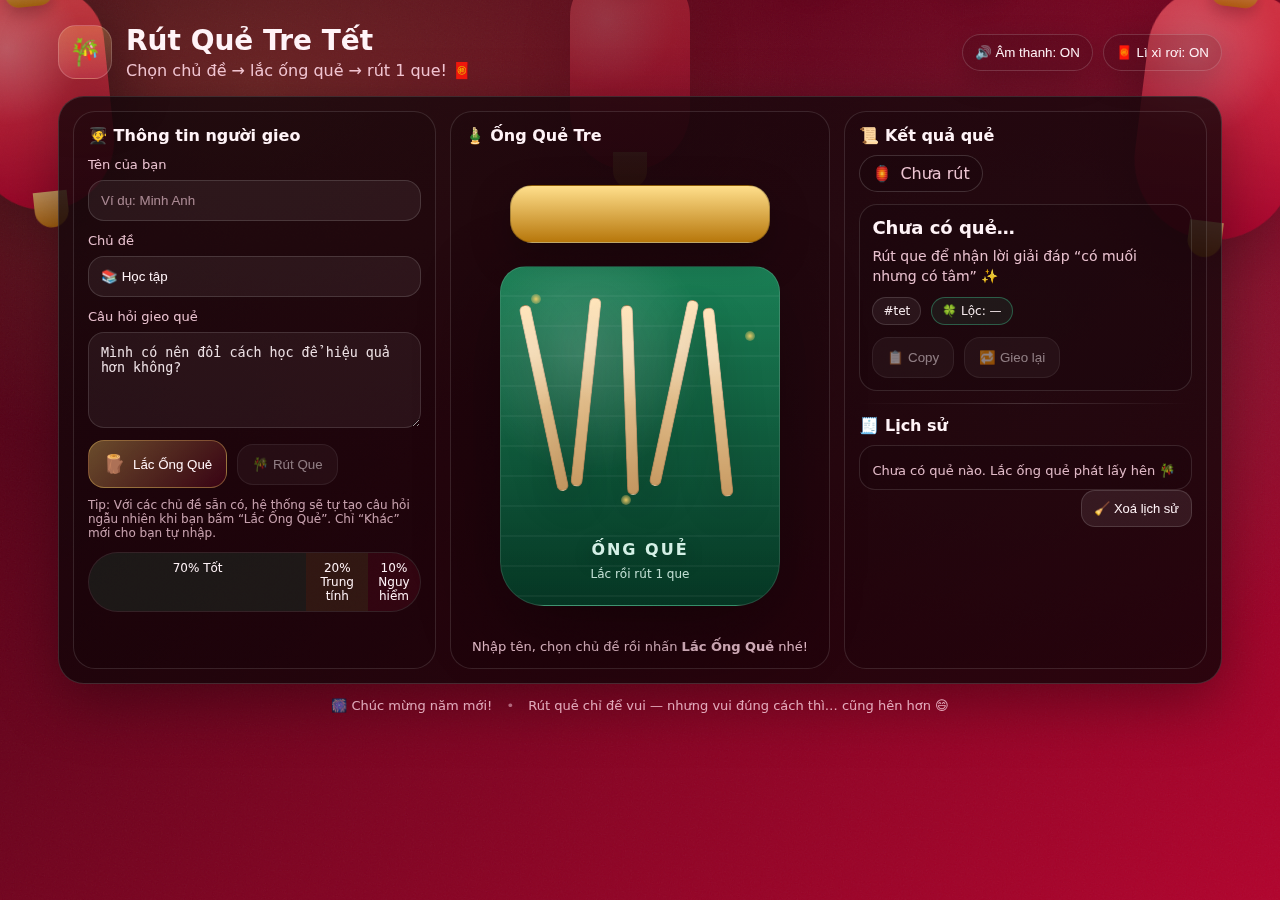
<file: WEB TIN/Gieo quẻ/index.html>
<!doctype html>
<html lang="vi">
<head>
  <meta charset="utf-8" />
  <meta name="viewport" content="width=device-width,initial-scale=1" />
  <title>Rút Quẻ Tre Tết — Gieo Quẻ Vui Nhộn</title>
  <link rel="stylesheet" href="style.css" />
</head>
<body>
  <div class="bg">
    <div class="grain"></div>
    <div class="lanterns">
      <div class="lantern l1"></div>
      <div class="lantern l2"></div>
      <div class="lantern l3"></div>
    </div>
    <canvas id="fx"></canvas>
  </div>

  <main class="wrap">
    <header class="top">
      <div class="brand">
        <div class="logo">🎋</div>
        <div>
          <h1>Rút Quẻ Tre Tết</h1>
          <p class="sub">Chọn chủ đề → lắc ống quẻ → rút 1 que! 🧧</p>
        </div>
      </div>

      <div class="toggles">
        <button id="toggleSound" class="chip" aria-pressed="true">🔊 Âm thanh: ON</button>
        <button id="toggleRain" class="chip" aria-pressed="true">🧧 Lì xì rơi: ON</button>
      </div>
    </header>

    <section class="card">
      <div class="layout">
        <!-- LEFT -->
        <div class="panel inputs">
          <h3>🧑‍🎓 Thông tin người gieo</h3>

          <label class="field">
            <span>Tên của bạn</span>
            <input id="nameInput" type="text" placeholder="Ví dụ: Minh Anh" maxlength="24" />
          </label>

          <label class="field">
            <span>Chủ đề</span>
            <select id="topicSelect">
              <option value="family">👨‍👩‍👧‍👦 Gia đình</option>
              <option value="friends">🧑‍🤝‍🧑 Bạn bè</option>
              <option value="study" selected>📚 Học tập</option>
              <option value="career">💼 Sự nghiệp</option>
              <option value="love">💘 Tình duyên</option>
              <option value="money">💰 Tài lộc</option>
              <option value="health">🧘 Sức khỏe</option>
              <option value="luck">🍀 Vận may</option>
              <option value="other">✍️ Khác (tự nhập câu hỏi)</option>
            </select>
          </label>

          <label class="field">
            <span>Câu hỏi gieo quẻ</span>
            <textarea id="qInput" rows="4"
              placeholder="Chỉ mục 'Khác' mới tự nhập câu hỏi…"></textarea>
          </label>

          <div class="row">
            <button id="btnShake" class="btn primary">
              <span class="btnIcon">🪵</span>
              <span>Lắc Ống Quẻ</span>
            </button>
            <button id="btnDraw" class="btn" disabled>🎋 Rút Que</button>
          </div>

          <div class="hint">
            Tip: Với các chủ đề sẵn có, hệ thống sẽ tự tạo câu hỏi ngẫu nhiên khi bạn bấm “Lắc Ống Quẻ”.
            Chỉ “Khác” mới cho bạn tự nhập.
          </div>

          <div class="ratio">
            <div class="bar">
              <div class="good">70% Tốt</div>
              <div class="neutral">20% Trung tính</div>
              <div class="danger">10% Nguy hiểm</div>
            </div>
          </div>
        </div>

        <!-- CENTER -->
        <div class="panel stage">
          <h3>🎍 Ống Quẻ Tre</h3>

          <div class="bambooWrap">
            <div id="bamboo" class="bamboo" aria-label="Ống quẻ">
              <div class="bambooTop"></div>

              <div class="bambooBody" id="bambooBody">
                <div class="bambooRings"></div>

                <div class="sticks">
                  <div class="stick s1"></div>
                  <div class="stick s2"></div>
                  <div class="stick s3"></div>
                  <div class="stick s4"></div>
                  <div class="stick s5"></div>
                </div>

                <div id="pickedStick" class="pickedStick" aria-hidden="true">
                  <div class="stickMark" id="stickMark">Q-00</div>
                </div>

                <div class="bambooLabel">ỐNG QUẺ</div>
                <div class="bambooSub">Lắc rồi rút 1 que</div>
              </div>

              <div class="spark sp1"></div>
              <div class="spark sp2"></div>
              <div class="spark sp3"></div>
            </div>
          </div>

          <div class="stageNote" id="stageNote">Nhập tên, chọn chủ đề rồi nhấn <b>Lắc Ống Quẻ</b> nhé!</div>
        </div>

        <!-- RIGHT -->
        <div class="panel result">
          <h3>📜 Kết quả quẻ</h3>

          <div class="seal">
            <span class="sealIcon">🏮</span>
            <span class="sealText" id="sealText">Chưa rút</span>
          </div>

          <div class="fortuneBox">
            <div class="title" id="fTitle">Chưa có quẻ…</div>
            <div class="desc" id="fDesc">Rút que để nhận lời giải đáp “có muối nhưng có tâm” ✨</div>

            <div class="meta">
              <span class="badge" id="fType">#tet</span>
              <span class="badge luck" id="fLuck">🍀 Lộc: —</span>
            </div>

            <div class="row">
              <button id="btnCopy" class="btn" disabled>📋 Copy</button>
              <button id="btnAgain" class="btn" disabled>🔁 Gieo lại</button>
            </div>
          </div>

          <div class="divider"></div>

          <h3 style="margin-top:10px;">🧾 Lịch sử</h3>
          <ul id="history" class="history"></ul>

          <div class="row" style="justify-content:flex-end;">
            <button id="btnClear" class="btn small">🧹 Xoá lịch sử</button>
          </div>
        </div>
      </div>
    </section>

    <footer class="foot">
      <span>🎆 Chúc mừng năm mới!</span>
      <span class="dot">•</span>
      <span>Rút quẻ chỉ để vui — nhưng vui đúng cách thì… cũng hên hơn 😄</span>
    </footer>
  </main>

  <div id="toast" class="toast" role="status" aria-live="polite"></div>

  <script src="app.js"></script>
</body>
</html>
</file>
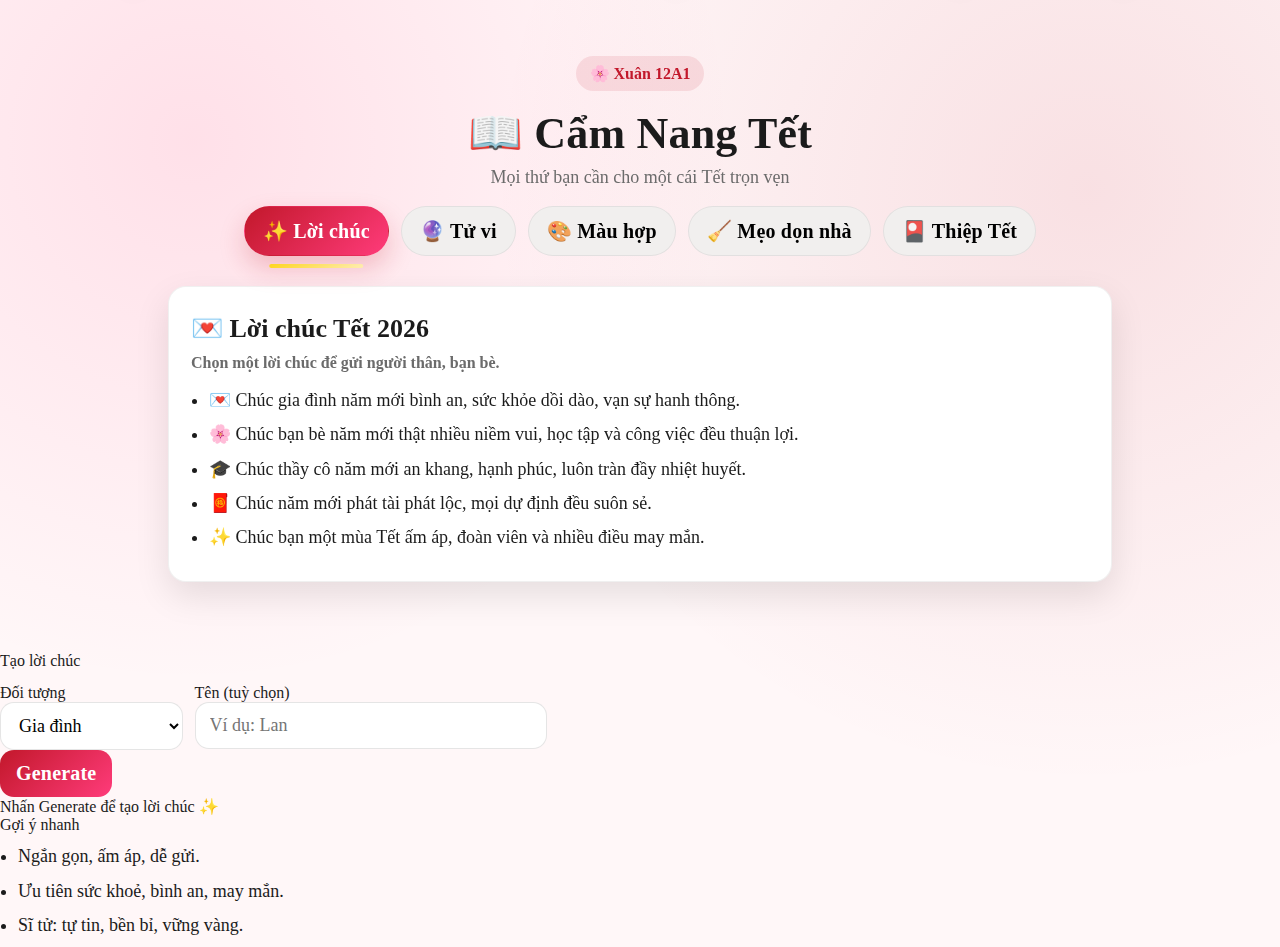
<file: WEB TIN/Cẩm Nang/camnang.html>
<!doctype html>
<html lang="vi">
<head>
  <meta charset="utf-8" />
  <meta name="viewport" content="width=device-width,initial-scale=1" />
  <title>Cẩm Nang Tết 2026 • Xuân 12A1</title>

  <style>
    :root{
      --bg:#fff7f8;
      --card:#ffffff;
      --text:#1b1b1b;
      --muted:#6b6b6b;
      --red:#c2182b;
      --red2:#ff3b7a;
      --gold:#ffd700;
      --shadow: 0 14px 35px rgba(0,0,0,.10);
      --radius:18px;
    }
    *{box-sizing:border-box}
    body{
      margin:0;
      font-family:"Times New Roman", serif;
      background:
        radial-gradient(circle at 15% 15%, rgba(255,59,122,.12), transparent 40%),
        radial-gradient(circle at 85% 20%, rgba(194,24,43,.10), transparent 45%),
        var(--bg);
      color:var(--text);
      overflow-x:hidden;
    }
    .wrap{ max-width:980px; margin:auto; padding:56px 18px 70px; position:relative; z-index:2; }
    .hero{ text-align:center; margin-bottom:18px; }
    .hero-badge{
      display:inline-flex; gap:8px; align-items:center;
      padding:8px 14px; border-radius:999px;
      background:rgba(194,24,43,.10); color:var(--red);
      font-weight:700; margin-bottom:10px;
    }
    h1{ font-size:44px; margin:6px 0 8px; letter-spacing:.2px; }
    .sub{ margin:0 0 18px; color:var(--muted); font-size:18px; }

    .tabs{
      position:relative;
      display:flex;
      justify-content:center;
      gap:12px;
      flex-wrap:wrap;
      padding-bottom:12px;
    }
    .tab{
      padding:12px 18px;
      border-radius:999px;
      border:1px solid rgba(0,0,0,.06);
      cursor:pointer;
      font-weight:900;
      background:#f1efee;
      transition: transform .16s ease, box-shadow .16s ease, background .16s ease, color .16s ease;
      user-select:none;
    }
    .tab:hover{ transform: translateY(-2px); box-shadow: 0 10px 22px rgba(0,0,0,.10); }
    .tab.active{
      background: linear-gradient(135deg, var(--red), var(--red2));
      color:white;
      border-color: transparent;
      box-shadow: 0 12px 26px rgba(194,24,43,.22);
    }
    .tab-underline{
      position:absolute; height:4px; border-radius:999px;
      background: linear-gradient(135deg, var(--gold), #fff1a8);
      bottom:0; left:0; width:120px;
      transform: translateX(0);
      transition: transform .25s ease, width .25s ease;
      opacity:.85;
    }

    .card{
      background: var(--card);
      border-radius: var(--radius);
      box-shadow: var(--shadow);
      padding:22px;
      border:1px solid rgba(0,0,0,.06);
    }
    .content h2{ margin:4px 0 10px; font-size:26px; }
    .content p{ color:var(--muted); margin-top:0; }
    ul{ padding-left:18px; margin:10px 0 0; }
    li{ margin:10px 0; font-size:18px; line-height:1.35; }

    /* animation chuyển tab */
    .anim-enter{ animation: enter .26s ease both; }
    @keyframes enter{
      from{ opacity:0; transform: translateY(10px); }
      to{ opacity:1; transform: translateY(0); }
    }

    .grid2{ display:grid; grid-template-columns: 1fr 1fr; gap:14px; }
    @media (max-width:860px){ .grid2{ grid-template-columns:1fr; } }

    .field label{ display:block; font-weight:900; color:#333; margin:12px 0 8px; }
    .field input, .field textarea, .field select{
      width:100%; padding:12px 14px;
      border-radius:14px; border:1px solid rgba(0,0,0,.10);
      background:#fff;
      font-family:"Times New Roman", serif;
      font-size:18px; outline:none;
    }
    .field textarea{ min-height:110px; resize:vertical; }

    .row{ display:flex; gap:12px; flex-wrap:wrap; margin-top:14px; }
    .btn{
      border:none; border-radius:14px; padding:12px 16px;
      font-weight:900; cursor:pointer; font-size:18px;
      font-family:"Times New Roman", serif;
      transition: transform .14s ease, box-shadow .14s ease, outline-color .14s ease;
      outline:2px solid transparent; outline-offset:3px;
      user-select:none;
    }
    .btn:hover{
      transform: translateY(-2px) scale(1.03);
      box-shadow: 0 12px 26px rgba(0,0,0,.12);
      outline-color: rgba(255,215,0,.7);
    }
    .btn.primary{ background: linear-gradient(135deg, var(--red), var(--red2)); color:white; }
    .btn.light{ background:#f1efee; }
    .note{ margin-top:10px; color:var(--muted); }

    canvas{
      width:100%;
      border-radius:16px;
      border:1px solid rgba(0,0,0,.08);
      background:#fff;
      margin-top:10px;
    }

    /* Petal falling */
    .petal-layer{
      position:fixed; inset:0;
      pointer-events:none; overflow:hidden;
      z-index:0;
    }
    .petal{
      position:absolute;
      top:-40px;
      font-size:18px;
      opacity:.55;
      filter: drop-shadow(0 10px 12px rgba(0,0,0,.10));
      animation: fall linear infinite;
      will-change: transform;
    }
    @keyframes fall{
      from{ transform: translate3d(var(--x,0px), -60px, 0) rotate(0deg); }
      to{ transform: translate3d(calc(var(--x,0px) + var(--drift,120px)), calc(100vh + 120px), 0) rotate(var(--rot,540deg)); }
    }
    /* Đổi font cho tất cả button (tab + nút) */
button, .tab, .btn{
  font-family: "Times New Roman", Times, serif !important;
  font-size: 20px;          /* muốn to/nhỏ thì chỉnh */
  font-weight: 900;         /* đậm hơn */
  letter-spacing: .2px;
}
  </style>
</head>

<body>
  <div id="petalLayer" class="petal-layer" aria-hidden="true"></div>

  <main class="wrap">
    <header class="hero">
      <div class="hero-badge">🌸 Xuân 12A1</div>
      <h1>📖 Cẩm Nang Tết</h1>
      <p class="sub">Mọi thứ bạn cần cho một cái Tết trọn vẹn</p>

      <nav class="tabs" aria-label="Cẩm nang tabs">
        <button class="tab active" data-tab="loichuc" type="button">✨ Lời chúc</button>
        <button class="tab" data-tab="tuvi" type="button">🔮 Tử vi</button>
        <button class="tab" data-tab="mauhop" type="button">🎨 Màu hợp</button>
        <button class="tab" data-tab="meodon" type="button">🧹 Mẹo dọn nhà</button>
        <button class="tab" data-tab="thiep" type="button">🎴 Thiệp Tết</button>
        <span class="tab-underline" id="tabUnderline" aria-hidden="true"></span>
      </nav>
    </header>

    <section class="card">
      <div id="content" class="content anim-enter"></div>
    </section>
  </main>
<div class="tabpanes">
            <div class="pane active" id="pane-wish">
              <div class="grid-2">
                <div class="panel">
                  <div class="kicker">Tạo lời chúc</div>
                  <div class="row">
                    <label class="field">
                      <span>Đối tượng</span>
                      <select id="wishTarget">
                        <option value="giadinh">Gia đình</option>
                        <option value="banbe">Bạn bè</option>
                        <option value="thayco">Thầy cô</option>
                      </select>
                    </label>

                    <label class="field">
                      <span>Tên (tuỳ chọn)</span>
                      <input id="wishName" type="text" placeholder="Ví dụ: Lan" />
                    </label>
                  </div>

                  <button class="btn primary" id="genWish" type="button">Generate</button>
                  <div class="wish-out" id="wishOut">Nhấn Generate để tạo lời chúc ✨</div>
                </div>

                <div class="panel">
                  <div class="kicker">Gợi ý nhanh</div>
                  <ul class="bullets">
                    <li>Ngắn gọn, ấm áp, dễ gửi.</li>
                    <li>Ưu tiên sức khoẻ, bình an, may mắn.</li>
                    <li>Sĩ tử: tự tin, bền bỉ, vững vàng.</li>
                  </ul>
                </div>
              </div>
            </div>
  <script>
    // ===== DATA (nhúng luôn để khỏi import) =====
 
    const LOI_CHUC = [
      "💌 Chúc gia đình năm mới bình an, sức khỏe dồi dào, vạn sự hanh thông.",
      "🌸 Chúc bạn bè năm mới thật nhiều niềm vui, học tập và công việc đều thuận lợi.",
      "🎓 Chúc thầy cô năm mới an khang, hạnh phúc, luôn tràn đầy nhiệt huyết.",
      "🧧 Chúc năm mới phát tài phát lộc, mọi dự định đều suôn sẻ.",
      "✨ Chúc bạn một mùa Tết ấm áp, đoàn viên và nhiều điều may mắn."
    ];

    const MAU_HOP = [
      "🔴 Đỏ – Tài lộc, may mắn",
      "🟡 Vàng – Quyền lực, thịnh vượng",
      "🟢 Xanh lá – Sức khỏe, bình an",
      "🔵 Xanh dương – Trí tuệ, học tập",
      "🩷 Hồng – Tình duyên, hạnh phúc"
    ];

    const MEO_DON = [
      "📦 Dọn từ trên xuống dưới, từ trong ra ngoài",
      "🧴 Dùng giấm + baking soda tẩy vết bẩn cứng đầu",
      "🪴 Đặt cây xanh để không khí trong lành",
      "🍊 Bày mâm ngũ quả đúng cách theo vùng miền",
      "✨ Lau kính bằng giấy báo cũ cho sáng bóng"
    ];

    const ZODIAC_MAP = {
      "Tý":"Chuột","Sửu":"Trâu","Dần":"Hổ","Mão":"Mèo",
      "Thìn":"Rồng","Tỵ":"Rắn","Ngọ":"Ngựa","Mùi":"Dê",
      "Thân":"Khỉ","Dậu":"Gà","Tuất":"Chó","Hợi":"Heo"
    };

    const TU_VI_2026 = {
      "Tý":"Giữ nhịp ổn định, cẩn trọng chi tiêu đầu năm. Hợp học kỹ năng mới, tránh ôm đồm.",
      "Sửu":"Công việc tiến chậm mà chắc. Chú ý sức khỏe – ngủ đủ. Hợp tích lũy, không liều.",
      "Dần":"Quý nhân nâng đỡ, dễ thăng tiến. Nên chủ động nắm cơ hội, đừng sợ thử thách.",
      "Mão":"Tình cảm khởi sắc, giao tiếp thuận. Tài chính cân bằng, nên lập kế hoạch rõ ràng.",
      "Thìn":"Năm có cơ hội lớn. Nếu dám làm – dám chịu, kết quả tốt. Tránh “đánh nhanh thắng nhanh”.",
      "Tỵ":"Vượng vận sáng tạo. Hợp mở rộng dự án/thi cử. Tránh thức khuya, giữ tinh thần ổn định.",
      "Ngọ":"Năm tuổi rực rỡ nhưng dễ bốc đồng. Kiểm soát cảm xúc là chìa khóa để thắng lớn.",
      "Mùi":"Gia đạo êm, bạn bè hỗ trợ. Sự nghiệp tiến đều. Hợp tích lũy thành tích từng bước.",
      "Thân":"Dễ dính tranh cãi vì hiểu lầm. Tập trung học tập/kỹ năng. Bình tĩnh là thắng.",
      "Dậu":"Tài lộc khá. Hợp tiết kiệm thông minh. Tận dụng mạng lưới quan hệ.",
      "Tuất":"Cơ hội hợp tác mới. Hợp làm nhóm/dự án. Tránh trì hoãn – hãy làm theo kế hoạch.",
      "Hợi":"Năm bình ổn. Không nên mạo hiểm tài chính. Chăm sức khỏe và củng cố nền tảng."
    };

    // ===== TAB LOGIC =====
    const tabs = [...document.querySelectorAll(".tab")];
    const content = document.getElementById("content");
    const underline = document.getElementById("tabUnderline");

    function moveUnderline(btn){
      const r = btn.getBoundingClientRect();
      const pr = btn.parentElement.getBoundingClientRect();
      const w = r.width * 0.65;
      underline.style.width = `${w}px`;
      underline.style.transform = `translateX(${(r.left - pr.left) + (r.width - w)/2}px)`;
    }

    window.addEventListener("resize", () => {
      const active = document.querySelector(".tab.active");
      if(active) moveUnderline(active);
    });

    function animateContent(){
      content.classList.remove("anim-enter");
      void content.offsetWidth;
      content.classList.add("anim-enter");
    }

    function renderList(title, desc, arr){
      content.innerHTML = `
        <h2>${title}</h2>
        <p>${desc}</p>
        <ul>${arr.map(x=>`<li>${x}</li>`).join("")}</ul>
      `;
      animateContent();
    }

    const ZODIACS = ["Tý","Sửu","Dần","Mão","Thìn","Tỵ","Ngọ","Mùi","Thân","Dậu","Tuất","Hợi"];
    function zodiacFromYear(year){
      const idx = (year - 2008) % 12; // 2008 = Tý
      return ZODIACS[(idx + 12) % 12];
    }

    function renderTuvi(){
      content.innerHTML = `
        <h2>🔮 Tử vi theo ngày sinh (2026 – Bính Ngọ)</h2>
        <p><b>Chọn ngày sinh → tự nhận con giáp và gợi ý vận trình 2026.</b></p>

        <div class="grid2">
          <div class="field">
            <label>📅 Ngày sinh</label>
            <input id="dob" type="date" />
            <div class="row">
              <button class="btn primary" id="btnCheckTuvi" type="button">Xem tử vi</button>
              <button class="btn light" id="btnRandomDob" type="button">Random</button>
            </div>
            
          </div>

          <div class="field">
            <label>📌 Kết quả</label>
            <div id="tuviOut" style="padding:12px 14px; border-radius:14px; border:1px solid rgba(0,0,0,.10); background:#fff;">
              Hãy nhập ngày sinh rồi bấm <b>Xem tử vi</b>.
            </div>
          </div>
        </div>
      `;
      animateContent();

      const dob = document.getElementById("dob");
      const out = document.getElementById("tuviOut");

      document.getElementById("btnRandomDob").addEventListener("click", () => {
        const year = 1998 + Math.floor(Math.random()*20);
        const month = 1 + Math.floor(Math.random()*12);
        const day = 1 + Math.floor(Math.random()*28);
        dob.value = `${year}-${String(month).padStart(2,"0")}-${String(day).padStart(2,"0")}`;
      });

      document.getElementById("btnCheckTuvi").addEventListener("click", () => {
        if(!dob.value){
          out.innerHTML = `<b style="color:#c2182b">Bạn chưa chọn ngày sinh.</b>`;
          return;
        }
        const d = new Date(dob.value);
        const year = d.getFullYear();
        const zodiac = zodiacFromYear(year);
        const info = TU_VI_2026[zodiac] || "Năm 2026 bình ổn, giữ sức khỏe và tinh thần tích cực.";

        out.innerHTML = `
          <div><b>🎯 Con giáp:</b> <span style="color:#c2182b; font-weight:900">${zodiac}</span> (${ZODIAC_MAP[zodiac] || ""})</div>
          <div style="margin-top:8px"><b>📌 Gợi ý 2026:</b> ${info}</div>
          <div style="margin-top:8px; color:#6b6b6b"><b>Năm sinh:</b> ${year}</div>
        `;
      });
    }

    // ===== THIỆP PNG (Canvas) =====
    function roundRect(ctx, x, y, w, h, r){
      ctx.beginPath();
      ctx.moveTo(x+r, y);
      ctx.arcTo(x+w, y, x+w, y+h, r);
      ctx.arcTo(x+w, y+h, x, y+h, r);
      ctx.arcTo(x, y+h, x, y, r);
      ctx.arcTo(x, y, x+w, y, r);
      ctx.closePath();
    }
    function wrapText(ctx, text, x, y, maxWidth, lineHeight){
      const words = text.split(" ");
      let line = "";
      let yy = y;
      for(let i=0;i<words.length;i++){
        const testLine = line + words[i] + " ";
        const metrics = ctx.measureText(testLine);
        if(metrics.width > maxWidth && i>0){
          ctx.fillText(line.trim(), x, yy);
          line = words[i] + " ";
          yy += lineHeight;
        } else {
          line = testLine;
        }
      }
      ctx.fillText(line.trim(), x, yy);
    }

    function renderThiep(){
      content.innerHTML = `
        <h2>🎴 Tạo thiệp Tết cá nhân </h2>
        <p><b>Nhập thông tin</b> → <b>Tạo thiệp</b> → <b>Tải thiệp</b>.</p>

        <div class="grid2">
          <div class="field">
            <label>👤 Tên người nhận</label>
            <input id="cardName" placeholder="VD: Nguyễn Văn A" />

            <label>💌 Lời chúc</label>
            <select id="cardWish">
              ${LOI_CHUC.map((x,i)=>`<option value="${i}">${x.replace(/^.+?\s/, "")}</option>`).join("")}
            </select>

            <label>📝 Ghi thêm</label>
            <textarea id="cardExtra" placeholder="VD: Chúc bạn thi tốt, đậu NV1 nha!"></textarea>

            <label>🎨 Tone</label>
            <select id="cardTone">
              <option value="do-vang">Đỏ – Vàng (Tết)</option>
              <option value="do-hong">Đỏ – Hồng</option>
              <option value="vang-kem">Vàng kem</option>
            </select>

            <div class="row">
              <button class="btn primary" id="btnMakeCard" type="button">Tạo thiệp</button>
              <button class="btn light" id="btnDownloadPng" type="button">Tải thiệp</button>
            </div>
                </div>
             
            <div>
            <canvas id="cardCanvas" width="1200" height="675"></canvas>
          </div>
        </div>
      `;
      animateContent();

      const canvas = document.getElementById("cardCanvas");
      const ctx = canvas.getContext("2d");

      function drawCard(){
        const name = (document.getElementById("cardName").value || "Bạn").trim();
        const wishIndex = +document.getElementById("cardWish").value;
        const wish = LOI_CHUC[wishIndex] || LOI_CHUC[0];
        const extra = (document.getElementById("cardExtra").value || "").trim();
        const tone = document.getElementById("cardTone").value;

        let g;
        if(tone==="do-vang"){
          g = ctx.createLinearGradient(0,0,canvas.width,canvas.height);
          g.addColorStop(0,"#8b0000"); g.addColorStop(.6,"#c2182b"); g.addColorStop(1,"#ff3b7a");
        }else if(tone==="do-hong"){
          g = ctx.createLinearGradient(0,0,canvas.width,canvas.height);
          g.addColorStop(0,"#b0002a"); g.addColorStop(1,"#ff6fa3");
        }else{
          g = ctx.createLinearGradient(0,0,canvas.width,canvas.height);
          g.addColorStop(0,"#fff2cc"); g.addColorStop(1,"#ffe7ea");
        }
        ctx.fillStyle = g;
        ctx.fillRect(0,0,canvas.width,canvas.height);

        // border
        ctx.lineWidth = 10;
        ctx.strokeStyle = "rgba(255,215,0,.85)";
        roundRect(ctx, 40, 40, canvas.width-80, canvas.height-80, 38);
        ctx.stroke();

        // title
        ctx.textAlign = "center";
        ctx.fillStyle = "rgba(255,215,0,.95)";
        ctx.font = "bold 60px 'Times New Roman'";
        ctx.fillText("CHÚC MỪNG NĂM MỚI 2026", canvas.width/2, 150);

        // name
        ctx.fillStyle = tone==="vang-kem" ? "#8b0000" : "#fff7d1";
        ctx.font = "bold 64px 'Times New Roman'";
        ctx.fillText(`Gửi ${name}`, canvas.width/2, 255);

        // wish
        ctx.fillStyle = tone==="vang-kem" ? "#7a0000" : "rgba(255,255,255,.95)";
        ctx.font = "bold 42px 'Times New Roman'";
        wrapText(ctx, wish, canvas.width/2, 340, 920, 54);

        // extra
        if(extra){
          ctx.fillStyle = tone==="vang-kem" ? "rgba(70,0,0,.85)" : "rgba(255,255,255,.9)";
          ctx.font = "italic 34px 'Times New Roman'";
          wrapText(ctx, extra, canvas.width/2, 470, 900, 46);
        }

        // footer
        ctx.fillStyle = tone==="vang-kem" ? "rgba(90,0,0,.75)" : "rgba(255,255,255,.75)";
        ctx.font = "28px 'Times New Roman'";
        ctx.fillText("🌸 Xuân 12A1 • Tết Bính Ngọ 2026 🌸", canvas.width/2, 610);
      }

      document.getElementById("btnMakeCard").addEventListener("click", drawCard);
      document.getElementById("btnDownloadPng").addEventListener("click", () => {
        drawCard();
        const a = document.createElement("a");
        a.href = canvas.toDataURL("image/png");
        a.download = "thiep-xuan-12a1.png";
        document.body.appendChild(a);
        a.click();
        a.remove();
      });

      drawCard();
    }

    function render(tabKey){
      if(tabKey==="loichuc") return renderList("💌 Lời chúc Tết 2026", "<b>Chọn một lời chúc để gửi người thân, bạn bè.</b>", LOI_CHUC);
      if(tabKey==="tuvi") return renderTuvi();
      if(tabKey==="mauhop") return renderList("🎨 Màu sắc may mắn năm 2026", "<b>Gợi ý màu hợp để trang trí, chọn outfit, lì xì.</b>", MAU_HOP);
      if(tabKey==="meodon") return renderList("🧹 Mẹo dọn nhà đón Tết", "<b>Mẹo nhanh gọn – sạch sẽ – đỡ mệt.</b>", MEO_DON);
      if(tabKey==="thiep") return renderThiep();
    }

    tabs.forEach(btn=>{
      btn.addEventListener("click",()=>{
        tabs.forEach(x=>x.classList.remove("active"));
        btn.classList.add("active");
        moveUnderline(btn);
        render(btn.dataset.tab);
      });
    });

    // ===== PETALS =====
    const petalLayer = document.getElementById("petalLayer");
    function spawnPetal(){
      const el = document.createElement("div");
      el.className = "petal";
      el.textContent = Math.random() < 0.75 ? "🌸" : "💮";
      const left = Math.random()*100;
      const dur = 6 + Math.random()*6;
      const drift = (Math.random()*220 - 110);
      const rot = (300 + Math.random()*540);
      el.style.left = `${left}vw`;
      el.style.animationDuration = `${dur}s`;
      el.style.setProperty("--x", "0px");
      el.style.setProperty("--drift", `${drift}px`);
      el.style.setProperty("--rot", `${rot}deg`);
      petalLayer.appendChild(el);
      setTimeout(()=>el.remove(), (dur+1)*1000);
    }
    setInterval(spawnPetal, 180);

    // init
    const active = document.querySelector(".tab.active");
    moveUnderline(active);
    render("loichuc");
  </script>
<!-- Code injected by live-server -->
<script>
	// <![CDATA[  <-- For SVG support
	if ('WebSocket' in window) {
		(function () {
			function refreshCSS() {
				var sheets = [].slice.call(document.getElementsByTagName("link"));
				var head = document.getElementsByTagName("head")[0];
				for (var i = 0; i < sheets.length; ++i) {
					var elem = sheets[i];
					var parent = elem.parentElement || head;
					parent.removeChild(elem);
					var rel = elem.rel;
					if (elem.href && typeof rel != "string" || rel.length == 0 || rel.toLowerCase() == "stylesheet") {
						var url = elem.href.replace(/(&|\?)_cacheOverride=\d+/, '');
						elem.href = url + (url.indexOf('?') >= 0 ? '&' : '?') + '_cacheOverride=' + (new Date().valueOf());
					}
					parent.appendChild(elem);
				}
			}
			var protocol = window.location.protocol === 'http:' ? 'ws://' : 'wss://';
			var address = protocol + window.location.host + window.location.pathname + '/ws';
			var socket = new WebSocket(address);
			socket.onmessage = function (msg) {
				if (msg.data == 'reload') window.location.reload();
				else if (msg.data == 'refreshcss') refreshCSS();
			};
			if (sessionStorage && !sessionStorage.getItem('IsThisFirstTime_Log_From_LiveServer')) {
				console.log('Live reload enabled.');
				sessionStorage.setItem('IsThisFirstTime_Log_From_LiveServer', true);
			}
		})();
	}
	else {
		console.error('Upgrade your browser. This Browser is NOT supported WebSocket for Live-Reloading.');
	}
	// ]]>
</script>
<!-- Code injected by live-server -->
<script>
	// <![CDATA[  <-- For SVG support
	if ('WebSocket' in window) {
		(function () {
			function refreshCSS() {
				var sheets = [].slice.call(document.getElementsByTagName("link"));
				var head = document.getElementsByTagName("head")[0];
				for (var i = 0; i < sheets.length; ++i) {
					var elem = sheets[i];
					var parent = elem.parentElement || head;
					parent.removeChild(elem);
					var rel = elem.rel;
					if (elem.href && typeof rel != "string" || rel.length == 0 || rel.toLowerCase() == "stylesheet") {
						var url = elem.href.replace(/(&|\?)_cacheOverride=\d+/, '');
						elem.href = url + (url.indexOf('?') >= 0 ? '&' : '?') + '_cacheOverride=' + (new Date().valueOf());
					}
					parent.appendChild(elem);
				}
			}
			var protocol = window.location.protocol === 'http:' ? 'ws://' : 'wss://';
			var address = protocol + window.location.host + window.location.pathname + '/ws';
			var socket = new WebSocket(address);
			socket.onmessage = function (msg) {
				if (msg.data == 'reload') window.location.reload();
				else if (msg.data == 'refreshcss') refreshCSS();
			};
			if (sessionStorage && !sessionStorage.getItem('IsThisFirstTime_Log_From_LiveServer')) {
				console.log('Live reload enabled.');
				sessionStorage.setItem('IsThisFirstTime_Log_From_LiveServer', true);
			}
		})();
	}
	else {
		console.error('Upgrade your browser. This Browser is NOT supported WebSocket for Live-Reloading.');
	}
	// ]]>
</script>
</body>
</html>
</file>
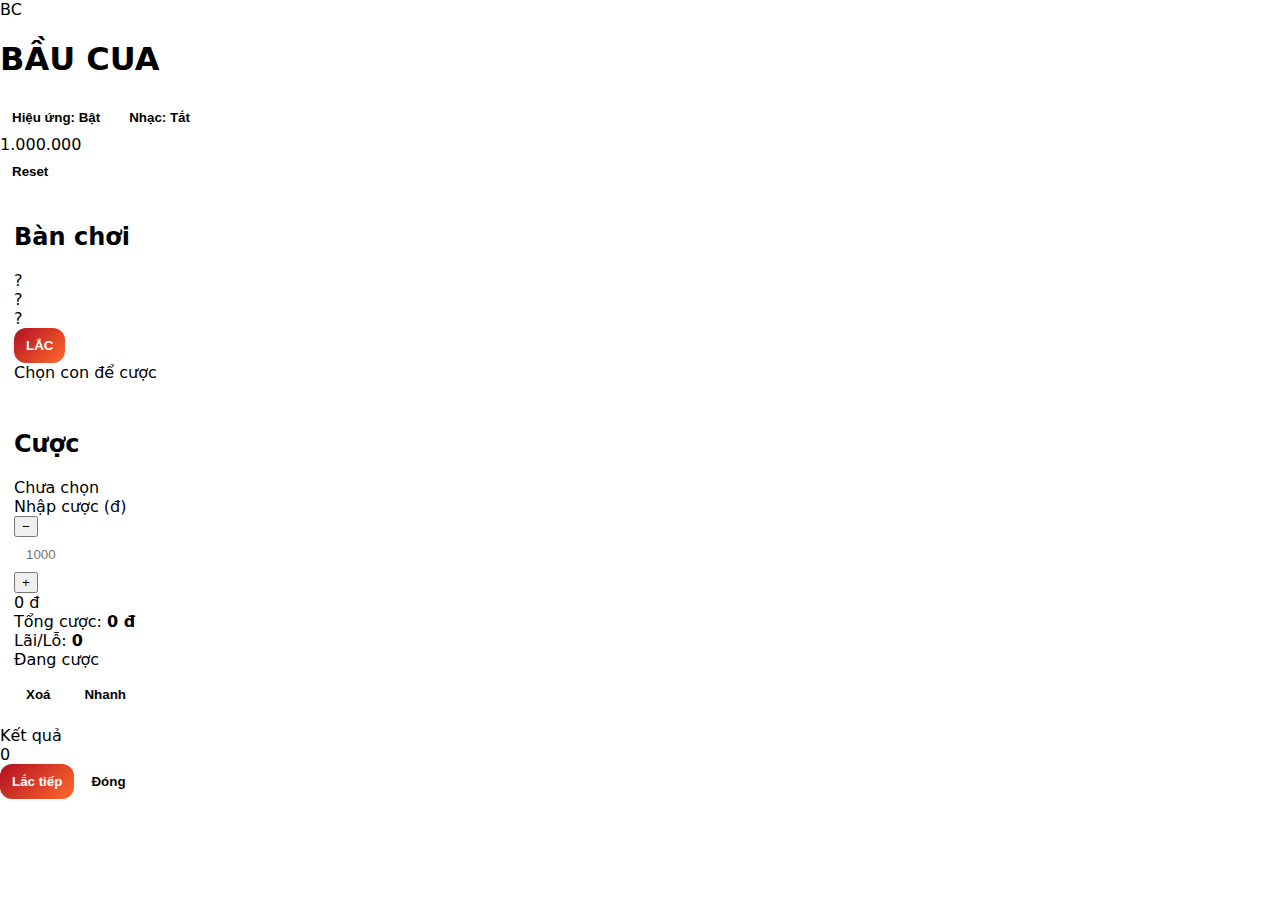
<file: WEB TIN/mini game/bầu cua.html>
﻿
<!doctype html>
<html lang="vi">
<head>
  <meta charset="utf-8" />
  <meta name="viewport" content="width=device-width,initial-scale=1" />
  <meta name="description" content="Bầu Cua - trò chơi dân gian Việt Nam." />
  <meta name="theme-color" content="#a80f14" />
  <meta property="og:title" content="Bầu Cua" />
  <meta property="og:description" content="Bầu Cua - trò chơi dân gian Việt Nam." />
  <meta property="og:image" content="bau.png" />
  <meta property="og:type" content="website" />
  <title>Bầu Cua</title>
  <link rel="icon" type="image/png" href="bau.png" />
  <link rel="apple-touch-icon" href="bau.png" />
  <link rel="stylesheet" href="../style.css" />
</head>

<body>
  <div class="app">
    <header class="topbar">
      <div class="left">
        <div class="logo">BC</div>
        <div>
          <h1>BẦU CUA</h1>
        </div>
      </div>

      <div class="right">
        <div class="controls" role="group" aria-label="Tuỳ chọn Tết">
          <button id="toggleEffects" class="btn ghost toggle" aria-pressed="true" aria-label="Tắt hiệu ứng Tết">Hiệu ứng: Bật</button>
          <button id="toggleMusic" class="btn ghost toggle" aria-pressed="false" aria-label="Bật nhạc Tết">Nhạc: Tắt</button>
        </div>
        <div class="wallet">
          <span id="balance" class="balance">1.000.000</span>
        </div>
        <button id="resetAll" class="btn ghost" aria-label="Reset" title="Reset">Reset</button>
      </div>
    </header>

    <main class="layout">
      <!-- LEFT: Big animal board -->
      <section class="panel board">
        <div class="panelHead">
          <h2>Bàn chơi</h2>
        </div>

        <div id="animalBoard" class="animalBoard"></div>

        <div class="diceZone">
          <div class="diceWrap" id="diceWrap">
            <div class="die"><div class="dieFace" id="d1">?</div></div>
            <div class="die"><div class="dieFace" id="d2">?</div></div>
            <div class="die"><div class="dieFace" id="d3">?</div></div>
          </div>

          <button id="rollBtn" class="btn primary">LẮC</button>

          <div class="statusLine">
            <span id="status" class="status">Chọn con để cược</span>
          </div>
        </div>
      </section>

      <!-- RIGHT: Betting panel -->
      <aside class="panel betPanel">
        <div class="panelHead">
          <h2>Cược</h2>
        </div>

        <div class="betBox">
          <div class="row">
            <span id="selectedAnimal" class="selected">Chưa chọn</span>
          </div>

          <div class="betInputWrap">
            <label class="betLabel" for="betInput">Nhập cược (đ)</label>
            <div class="betInputRow">
              <button id="betMinus" class="stepBtn" type="button" aria-label="Giảm 1000">−</button>
              <input id="betInput" class="betInput" type="number" inputmode="numeric" min="0" step="1000" placeholder="1000" />
              <button id="betPlus" class="stepBtn" type="button" aria-label="Tăng 1000">+</button>
              <div class="betPreview">
                <span id="selectedBet">0</span> đ
              </div>
            </div>
          </div>

          <div class="summary">
            <div class="sumRow">
              <span>Tổng cược:</span>
              <b>
                <span id="totalBet">0</span> đ
              </b>
            </div>
            <div class="sumRow">
              <span>Lãi/Lỗ:</span>
              <b id="lastDelta">
                0
              </b>
            </div>
          </div>

          <div class="betListWrap">
            <div class="betListTitle">Đang cược</div>
            <div id="betList" class="betList"></div>
          </div>

          <div class="actions">
            <button id="clearBets" class="btn ghost">Xoá</button>
            <button id="betQuick" class="btn ghost">Nhanh</button>
          </div>
        </div>
      </aside>
    </main>
  </div>

  <div id="tetEffects" class="tetEffects" aria-hidden="true"></div>

  <div id="resultPopup" class="popup" aria-hidden="true">
    <div id="popupBackdrop" class="popupBackdrop"></div>
    <div class="popupCard" role="dialog" aria-modal="true" aria-labelledby="popupTitle">
      <div id="popupTitle" class="popupTitle">Kết quả</div>
      <div id="popupResults" class="popupResults"></div>
      <div id="popupMessage" class="popupMessage"></div>
      <div id="popupAmount" class="popupAmount">0</div>
      <div class="popupActions">
        <button id="popupAgain" class="btn primary">Lắc tiếp</button>
        <button id="popupClose" class="btn ghost">Đóng</button>
      </div>
    </div>
  </div>

  <script src="../app.js"></script>
</body>
</html>
</file>
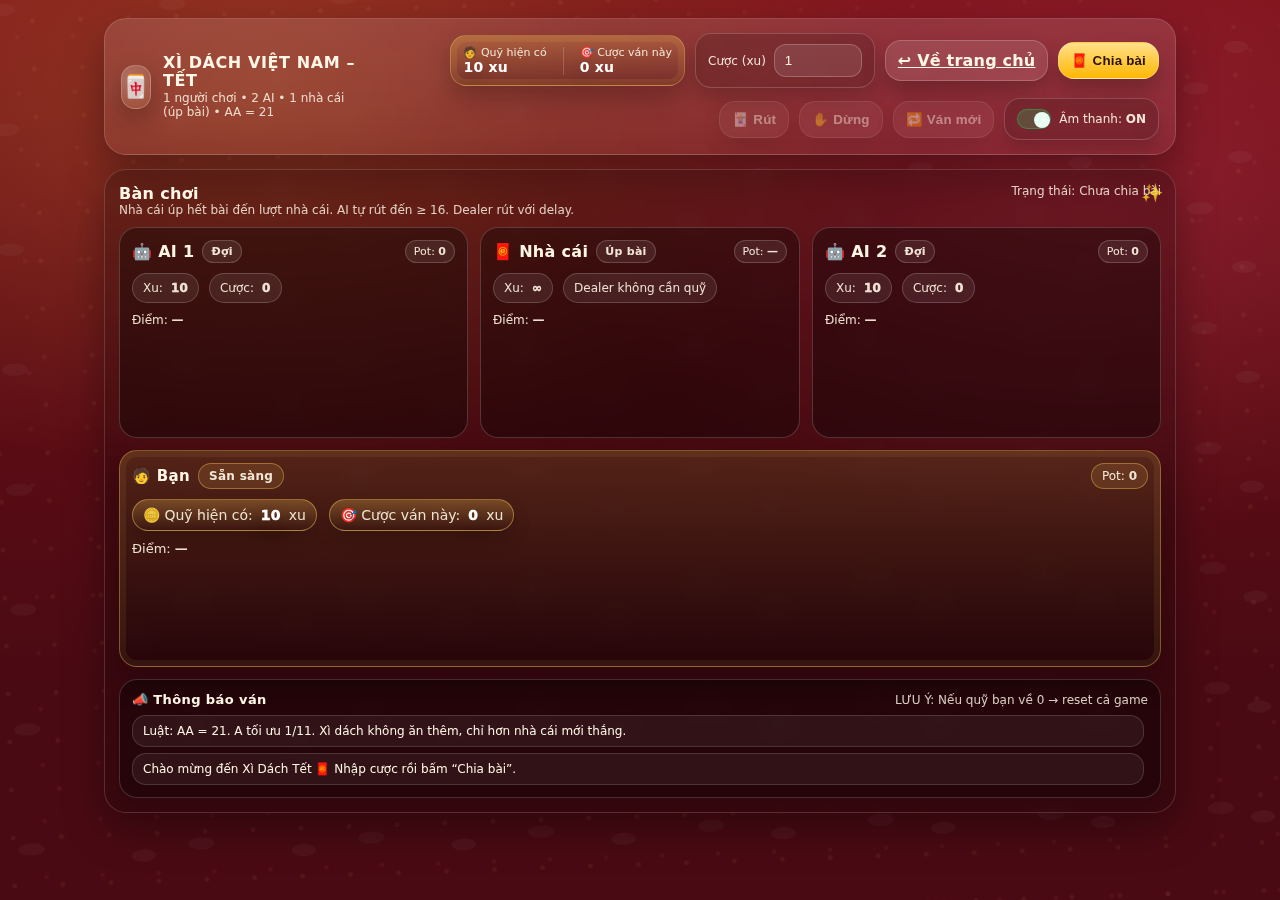
<file: WEB TIN/mini game/xì dách.html>
﻿
<!doctype html>
<html lang="vi">
<head>
  <meta charset="utf-8" />
  <meta name="viewport" content="width=device-width,initial-scale=1" />
  <title>XÌ DÁCH VIỆT NAM – TẾT (1 file)</title>
  <style>
    :root{
      --bg1:#4a0a13;
      --bg2:#7a1018;
      --stroke:#ffffff26;
      --text:#fff6e6;
      --gold:#ffcf5a;
      --gold2:#ffb703;
      --green:#4ade80;
      --red:#ff5c6c;
      --shadow: 0 16px 40px rgba(0,0,0,.35);
      --radius: 22px;

      /* FIX: nền thống nhất (đỡ bị chia lớp) */
      --glass-1: rgba(0,0,0,.18);
      --glass-2: rgba(255,255,255,.08);
      --ring: rgba(255,207,90,.40);
      --boardSolid: rgba(0,0,0,.22);
      --panelSolid: rgba(0,0,0,.18);
    }

    *{box-sizing:border-box}
    html,body{height:100%}
    body{
      margin:0;
      font-family: ui-sans-serif, system-ui, -apple-system, Segoe UI, Roboto, Helvetica, Arial, "Apple Color Emoji","Segoe UI Emoji";
      color:var(--text);
      background:
        radial-gradient(1200px 700px at 20% 10%, rgba(255,199,75,.22), transparent 55%),
        radial-gradient(900px 600px at 85% 20%, rgba(255,97,132,.20), transparent 60%),
        linear-gradient(180deg, var(--bg2), var(--bg1) 75%);
      overflow-x:hidden;
    }

    /* Pattern */
    body:before{
      content:"";
      position:fixed; inset:-60px;
      pointer-events:none;
      opacity:.35;
      background:
        radial-gradient(circle at 12px 12px, rgba(255,216,128,.18) 0 2px, transparent 3px) 0 0/48px 48px,
        radial-gradient(circle at 36px 20px, rgba(255,162,197,.14) 0 2px, transparent 3px) 0 0/56px 56px,
        radial-gradient(40px 20px at 30px 18px, rgba(255,255,255,.12) 0 30%, transparent 31% 100%) 0 0/160px 110px,
        radial-gradient(46px 22px at 78px 48px, rgba(255,255,255,.10) 0 28%, transparent 29% 100%) 0 0/170px 120px;
      filter: blur(.2px);
      transform: rotate(-2deg);
    }

    /* FX */
    .fx-layer{
      position:fixed; inset:0;
      pointer-events:none;
      z-index:0;
      overflow:hidden;
    }
    .fx{
      position:absolute;
      top:-12vh;
      width:16px; height:16px;
      border-radius:999px;
      background: radial-gradient(circle at 30% 30%, #fff7cf, #ffcc4d 55%, #c57a00 100%);
      box-shadow: 0 6px 14px rgba(0,0,0,.25);
      opacity:.9;
      animation: fall linear forwards;
    }
    .petal{
      width:14px; height:10px;
      border-radius: 80% 30% 80% 30%;
      background: radial-gradient(circle at 30% 30%, rgba(255,255,255,.6), rgba(255,160,190,.85) 55%, rgba(255,80,140,.65) 100%);
      box-shadow: 0 8px 14px rgba(0,0,0,.18);
      transform: rotate(20deg);
      animation-name: fallPetal;
    }
    @keyframes fall{ to{ transform: translateY(120vh) rotate(720deg); opacity:.0 } }
    @keyframes fallPetal{
      0%{ transform: translateY(0) translateX(0) rotate(0deg); opacity:.95 }
      100%{ transform: translateY(120vh) translateX(80px) rotate(420deg); opacity:0 }
    }

    .app{
      position:relative;
      z-index:1;
      max-width: 1100px;
      margin: 0 auto;
      padding: 18px 14px 28px;
    }

    .topbar{
      display:flex;
      align-items:center;
      justify-content:space-between;
      gap:12px;
      padding: 14px 16px;
      border:1px solid var(--stroke);
      border-radius: var(--radius);
      background: linear-gradient(180deg, rgba(255,255,255,.12), rgba(255,255,255,.06));
      box-shadow: var(--shadow);
      backdrop-filter: blur(10px);
    }
    .brand{
      display:flex;
      align-items:center;
      gap:12px;
      min-width: 220px;
    }
    .logo{
      width:44px; height:44px;
      border-radius: 14px;
      display:grid; place-items:center;
      background: radial-gradient(circle at 30% 30%, rgba(255,255,255,.24), rgba(255,190,78,.10));
      border:1px solid rgba(255,255,255,.22);
      box-shadow: 0 10px 24px rgba(0,0,0,.25);
      font-size: 22px;
    }
    .brand h1{ margin:0; font-size: 16px; letter-spacing:.6px; line-height:1.1; }
    .brand .sub{ font-size: 12px; color: rgba(255,246,230,.85); margin-top: 2px; }
    .controls{
      display:flex;
      align-items:center;
      gap:10px;
      flex-wrap:wrap;
      justify-content:flex-end;
    }

    .chip{
      display:flex;
      align-items:center;
      gap:8px;
      padding:10px 12px;
      border-radius: 16px;
      border:1px solid rgba(255,255,255,.18);
      background: rgba(0,0,0,.16);
      box-shadow: 0 10px 18px rgba(0,0,0,.18);
      min-height: 40px;
    }
    .chip label{ font-size:12px; color: rgba(255,246,230,.9); white-space:nowrap; }
    .chip input{
      width:88px;
      padding:8px 10px;
      border-radius: 12px;
      border:1px solid rgba(255,255,255,.22);
      background: rgba(255,255,255,.10);
      color: var(--text);
      outline:none;
    }
    .chip input:focus{
      border-color: rgba(255,207,90,.65);
      box-shadow: 0 0 0 3px rgba(255,207,90,.18);
    }

    /* HUD nổi bật */
    .chip.hero{
      background: linear-gradient(180deg, rgba(255,207,90,.22), rgba(0,0,0,.18));
      border-color: rgba(255,207,90,.38);
      box-shadow: 0 12px 26px rgba(0,0,0,.22), 0 0 0 6px rgba(255,207,90,.10) inset;
    }
    .chip.hero .big{
      font-size: 14px;
      font-weight: 900;
      letter-spacing:.2px;
      color: #fff;
    }
    .chip.hero .big b{
      color: #fff;
      text-shadow: 0 6px 14px rgba(0,0,0,.25);
    }
    .chip.hero .mini{
      font-size: 11px;
      color: rgba(255,246,230,.90);
    }

    .btn{
      appearance:none;
      border:0;
      cursor:pointer;
      padding: 10px 12px;
      border-radius: 16px;
      color: #2a1200;
      font-weight: 800;
      letter-spacing:.2px;
      background: linear-gradient(180deg, #ffe08a, #ffb703);
      box-shadow: 0 12px 22px rgba(0,0,0,.22);
      border: 1px solid rgba(255,255,255,.25);
      display:inline-flex;
      align-items:center;
      gap:8px;
      transition: transform .12s ease, filter .12s ease, opacity .12s ease;
      user-select:none;
    }
    .btn:hover{ transform: translateY(-1px); filter: brightness(1.02) }
    .btn:active{ transform: translateY(0px) scale(.99) }
    .btn.secondary{
      color: var(--text);
      background: rgba(255,255,255,.10);
      border:1px solid rgba(255,255,255,.20);
    }
    .btn:disabled{ opacity:.45; cursor:not-allowed; transform:none; }

    .toggle{
      display:flex;
      align-items:center;
      gap:8px;
      padding:10px 12px;
      border-radius: 16px;
      border:1px solid rgba(255,255,255,.18);
      background: rgba(0,0,0,.16);
      box-shadow: 0 10px 18px rgba(0,0,0,.18);
      user-select:none;
      cursor:pointer;
    }
    .toggle .dot{
      width:34px; height:20px;
      background: rgba(255,255,255,.18);
      border-radius:999px;
      position:relative;
      border:1px solid rgba(255,255,255,.20);
    }
    .toggle .dot:after{
      content:"";
      position:absolute;
      top:2px; left:2px;
      width:16px; height:16px;
      border-radius:999px;
      background: rgba(255,255,255,.9);
      transition: left .16s ease, background .16s ease;
    }
    .toggle.on .dot{
      background: rgba(34,197,94,.25);
      border-color: rgba(34,197,94,.45);
    }
    .toggle.on .dot:after{ left: 16px; background: #eafff3; }
    .toggle span{ font-size:12px; color: rgba(255,246,230,.92); white-space:nowrap; }

    .table{ margin-top: 14px; display:grid; grid-template-columns: 1fr; gap: 12px; }

    /* FIX: board dùng 1 nền SOLID + blur => không bị “chia 2” */
    .board{
      position:relative;
      border:1px solid var(--stroke);
      border-radius: var(--radius);
      background: var(--boardSolid);
      box-shadow: var(--shadow);
      padding: 14px;
      overflow:hidden;
      backdrop-filter: blur(10px);
    }

    .board-header{
      display:flex;
      align-items:flex-start;
      justify-content:space-between;
      gap:10px;
      margin-bottom: 10px;
    }
    .hint{ font-size:12px; color: rgba(255,246,230,.82); }

    .grid{
      display:grid;
      grid-template-columns: 1fr minmax(260px, 320px) 1fr;
      gap: 12px;
      align-items:stretch;
    }
    @media (max-width: 880px){ .grid{ grid-template-columns: 1fr; } }

    .seat{
      border: 1px solid rgba(255,255,255,.18);
      background: var(--panelSolid);
      border-radius: 18px;
      padding: 12px;
      display:flex;
      flex-direction:column;
      gap:10px;
      min-height: 180px;
      backdrop-filter: blur(10px);
    }
    .seat.center{ background: rgba(0,0,0,.16); }

    #seatPlayer{
      background: linear-gradient(180deg, rgba(255,207,90,.14), rgba(0,0,0,.18));
      border-color: var(--ring);
      box-shadow: 0 14px 30px rgba(0,0,0,.26), 0 0 0 6px rgba(255,207,90,.08) inset;
    }

    .seat-title{
      display:flex;
      align-items:center;
      justify-content:space-between;
      gap:8px;
    }
    .seat-title .name{
      font-weight: 900;
      letter-spacing:.3px;
      display:flex;
      align-items:center;
      gap:8px;
    }
    .badge{
      font-size:11px;
      padding:4px 8px;
      border-radius:999px;
      border:1px solid rgba(255,255,255,.18);
      background: rgba(255,255,255,.08);
      color: rgba(255,246,230,.92);
      white-space:nowrap;
    }

    .money{
      font-size:12px;
      color: rgba(255,246,230,.90);
      display:flex;
      gap:10px;
      flex-wrap:wrap;
      align-items:center;
    }
    .pill{
      display:inline-flex;
      align-items:center;
      gap:8px;
      padding: 7px 10px;
      border-radius: 999px;
      border:1px solid rgba(255,255,255,.18);
      background: rgba(255,255,255,.08);
    }
    .pill strong{ font-weight: 950; letter-spacing:.2px; }
    .pill.gold{
      background: linear-gradient(180deg, rgba(255,207,90,.26), rgba(0,0,0,.10));
      border-color: rgba(255,207,90,.45);
      box-shadow: 0 10px 18px rgba(0,0,0,.18);
    }
    .pill.gold strong{ color:#fff; text-shadow: 0 8px 18px rgba(0,0,0,.25); }

    #seatPlayer .money{ font-size: 14px; gap: 12px; }
    #seatPlayer .badge{
      font-size: 12px;
      padding: 5px 10px;
      border-color: rgba(255,207,90,.38);
      background: rgba(255,207,90,.12);
    }
    #seatPlayer .seat-title .name{ font-size: 15px; }

    .score{ font-size:12px; color: rgba(255,246,230,.90); }
    #seatPlayer .score{ font-size: 13px; }

    .hand{
      display:flex;
      flex-wrap:wrap;
      gap: 8px;
      align-items:flex-start;
      min-height: 88px;
      padding-top: 2px;
    }

    .card{
      width: 58px;
      height: 82px;
      border-radius: 14px;
      background: linear-gradient(180deg, rgba(255,255,255,.95), rgba(255,255,255,.88));
      color:#1b1b1b;
      border: 1px solid rgba(0,0,0,.08);
      box-shadow: 0 10px 16px rgba(0,0,0,.18);
      position:relative;
      overflow:hidden;
      transform: translateY(0);
      animation: pop .18s ease-out;
    }
    @keyframes pop{ from{ transform: translateY(6px) scale(.98); opacity:.0 } to{ transform: translateY(0) scale(1); opacity:1 } }
    .card .corner{
      position:absolute;
      font-weight: 900;
      font-size: 12px;
      line-height: 1.0;
      display:flex;
      flex-direction:column;
      align-items:flex-start;
      gap:2px;
      padding: 8px;
      user-select:none;
    }
    .card .corner.br{
      right:0; bottom:0;
      align-items:flex-end;
      transform: rotate(180deg);
    }
    .card .pip{
      position:absolute;
      inset:0;
      display:grid;
      place-items:center;
      font-size: 26px;
      opacity:.95;
      user-select:none;
    }
    .card.red{ color:#b11226 }
    .card.black{ color:#111827 }

    .card.back{
      background:
        radial-gradient(circle at 20% 20%, rgba(255,255,255,.25), transparent 40%),
        radial-gradient(circle at 80% 30%, rgba(255,255,255,.18), transparent 45%),
        linear-gradient(135deg, rgba(255,255,255,.10), rgba(255,255,255,.02)),
        repeating-linear-gradient(45deg, rgba(255,207,90,.35) 0 6px, rgba(255,92,108,.22) 6px 12px);
      border: 1px solid rgba(255,255,255,.22);
      color: transparent;
    }
    .card.back:before{
      content:"🧧";
      position:absolute;
      inset:0;
      display:grid;
      place-items:center;
      font-size: 28px;
      opacity:.85;
      filter: drop-shadow(0 6px 10px rgba(0,0,0,.25));
    }

    /* FIX: log cũng dùng nền solid (không còn đường chia) */
    .log{
      margin-top: 12px;
      border: 1px solid rgba(255,255,255,.16);
      background: rgba(0,0,0,.18);
      border-radius: 18px;
      padding: 12px;
      box-shadow: 0 12px 22px rgba(0,0,0,.18);
      backdrop-filter: blur(10px);
    }
    .log-head{
      display:flex;
      align-items:center;
      justify-content:space-between;
      gap:10px;
      margin-bottom: 8px;
    }
    .log h2{ margin:0; font-size: 13px; letter-spacing:.4px; }
    .log .small{ font-size: 12px; color: rgba(255,246,230,.82); }
    .log-list{
      display:flex;
      flex-direction:column;
      gap:6px;
      max-height: 170px;
      overflow:auto;
      padding-right: 4px;
    }
    .msg{
      font-size: 12px;
      padding: 8px 10px;
      border-radius: 14px;
      border:1px solid rgba(255,255,255,.14);
      background: rgba(255,255,255,.06);
    }
    .msg.win{ border-color: rgba(74,222,128,.35); background: rgba(74,222,128,.10) }
    .msg.lose{ border-color: rgba(255,92,108,.35); background: rgba(255,92,108,.10) }
    .msg.push{ border-color: rgba(255,207,90,.35); background: rgba(255,207,90,.10) }

    .toast{
      position:fixed;
      left:50%;
      top:14px;
      transform: translateX(-50%);
      z-index: 99;
      padding: 10px 12px;
      border-radius: 16px;
      border:1px solid rgba(255,255,255,.20);
      background: rgba(0,0,0,.55);
      backdrop-filter: blur(10px);
      box-shadow: 0 18px 40px rgba(0,0,0,.35);
      font-size: 12px;
      opacity:0;
      pointer-events:none;
      transition: opacity .18s ease, transform .18s ease;
      max-width: min(560px, calc(100vw - 20px));
      text-align:center;
      color: rgba(255,246,230,.95);
    }
    .toast.show{ opacity:1; transform: translateX(-50%) translateY(2px); }

    .seat.win{ outline: 2px solid rgba(74,222,128,.55); box-shadow: 0 0 0 6px rgba(74,222,128,.12) inset }
    .seat.lose{ outline: 2px solid rgba(255,92,108,.55); box-shadow: 0 0 0 6px rgba(255,92,108,.12) inset }
    .seat.push{ outline: 2px solid rgba(255,207,90,.55); box-shadow: 0 0 0 6px rgba(255,207,90,.12) inset }

    .sparkle{
      position:absolute;
      right:12px;
      top:12px;
      opacity:.8;
      font-size: 18px;
      filter: drop-shadow(0 8px 14px rgba(0,0,0,.22));
      animation: twinkle 1.4s ease-in-out infinite;
    }
    @keyframes twinkle{
      0%,100%{ transform: rotate(0deg) scale(1); opacity:.75}
      50%{ transform: rotate(6deg) scale(1.08); opacity:1}
    }
  </style>
</head>
<body>
  <div class="fx-layer" id="fxLayer" aria-hidden="true"></div>
  <div class="toast" id="toast" role="status" aria-live="polite"></div>

  <div class="app">
    <header class="topbar">
      <div class="brand">
        <div class="logo">🀄</div>
        <div>
          <h1>XÌ DÁCH VIỆT NAM – TẾT</h1>
          <div class="sub">1 người chơi • 2 AI • 1 nhà cái (úp bài) • AA = 21</div>
        </div>
      </div>

      <div class="controls">
        <div class="chip hero" title="Quỹ và cược của bạn">
          <div>
            <div class="mini">🧑 Quỹ hiện có</div>
            <div class="big"><b id="hudBank">10</b> xu</div>
          </div>
          <div style="width:1px;height:28px;background:rgba(255,255,255,.18);margin:0 8px"></div>
          <div>
            <div class="mini">🎯 Cược ván này</div>
            <div class="big"><b id="hudBet">0</b> xu</div>
          </div>
        </div>

        <div class="chip" title="Nhập xu cược (min 1, max bằng số xu bạn có)">
          <label for="betInput">Cược (xu)</label>
          <input id="betInput" type="number" min="1" step="1" value="1" />
        </div>

        <a class="btn secondary" href="../trangchur.html#games">↩ Về trang chủ</a>
        <button class="btn" id="dealBtn">🧧 Chia bài</button>
        <button class="btn secondary" id="hitBtn" disabled>🃏 Rút</button>
        <button class="btn secondary" id="standBtn" disabled>✋ Dừng</button>
        <button class="btn secondary" id="newRoundBtn" disabled>🔁 Ván mới</button>

        <div class="toggle on" id="soundToggle" title="Bật/tắt âm thanh">
          <div class="dot" aria-hidden="true"></div>
          <span>Âm thanh: <b id="soundLabel">ON</b></span>
        </div>
      </div>
    </header>

    <main class="table">
      <section class="board">
        <div class="sparkle" aria-hidden="true">✨</div>
        <div class="board-header">
          <div>
            <div style="font-weight:900;letter-spacing:.3px">Bàn chơi</div>
            <div class="hint">Nhà cái úp hết bài đến lượt nhà cái. AI tự rút đến ≥ 16. Dealer rút với delay.</div>
          </div>
          <div class="hint" id="phaseLabel">Trạng thái: Chưa chia bài</div>
        </div>

        <div class="grid">
          <div class="seat" id="seatAI1">
            <div class="seat-title">
              <div class="name">🤖 AI 1 <span class="badge" id="ai1State">Đợi</span></div>
              <div class="badge">Pot: <b id="ai1Pot">0</b></div>
            </div>
            <div class="money">
              <span class="pill"><span>Xu:</span> <strong id="ai1Bank">10</strong></span>
              <span class="pill"><span>Cược:</span> <strong id="ai1Bet">0</strong></span>
            </div>
            <div class="score">Điểm: <b id="ai1Score">—</b></div>
            <div class="hand" id="ai1Hand"></div>
          </div>

          <div class="seat center" id="seatDealer">
            <div class="seat-title">
              <div class="name">🧧 Nhà cái <span class="badge" id="dealerState">Úp bài</span></div>
              <div class="badge">Pot: <b id="dealerPot">—</b></div>
            </div>
            <div class="money">
              <span class="pill"><span>Xu:</span> <strong id="dealerBank">∞</strong></span>
              <span class="pill">Dealer không cần quỹ</span>
            </div>
            <div class="score">Điểm: <b id="dealerScore">??</b></div>
            <div class="hand" id="dealerHand"></div>
          </div>

          <div class="seat" id="seatAI2">
            <div class="seat-title">
              <div class="name">🤖 AI 2 <span class="badge" id="ai2State">Đợi</span></div>
              <div class="badge">Pot: <b id="ai2Pot">0</b></div>
            </div>
            <div class="money">
              <span class="pill"><span>Xu:</span> <strong id="ai2Bank">10</strong></span>
              <span class="pill"><span>Cược:</span> <strong id="ai2Bet">0</strong></span>
            </div>
            <div class="score">Điểm: <b id="ai2Score">—</b></div>
            <div class="hand" id="ai2Hand"></div>
          </div>
        </div>

        <div style="height:12px"></div>
        <div class="seat" id="seatPlayer">
          <div class="seat-title">
            <div class="name">🧑 Bạn <span class="badge" id="playerState">Sẵn sàng</span></div>
            <div class="badge">Pot: <b id="playerPot">0</b></div>
          </div>

          <div class="money">
            <span class="pill gold">🪙 Quỹ hiện có: <strong id="playerBank">10</strong> xu</span>
            <span class="pill gold">🎯 Cược ván này: <strong id="playerBet">0</strong> xu</span>
          </div>

          <div class="score">Điểm: <b id="playerScore">—</b></div>
          <div class="hand" id="playerHand"></div>
        </div>

        <div class="log">
          <div class="log-head">
            <h2>📣 Thông báo ván</h2>
            <!-- đổi “Mẹo” thành text khác -->
            <div class="small">LƯU Ý: Nếu quỹ bạn về 0 → reset cả game</div>
          </div>
          <div class="log-list" id="logList"></div>
        </div>
      </section>
    </main>
  </div>

  <script>
    /**********************
     * XÌ DÁCH TẾT — 1 FILE
     **********************/

    // ======= LocalStorage Keys (lưu xu khi out game) =======
    const LS_KEY_BANK = "xidach_tet_player_bank_v1";

    // ======= Config =======
    const DEALER_STAND_ON = 16;
    const AI_STAND_ON = 16;
    const DEALER_DRAW_DELAY_MIN = 500;
    const DEALER_DRAW_DELAY_MAX = 800;

    // ======= State =======
    const SUITS = [
      { s: "♠", color: "black" },
      { s: "♥", color: "red" },
      { s: "♦", color: "red" },
      { s: "♣", color: "black" }
    ];
    const RANKS = ["A","2","3","4","5","6","7","8","9","10","J","Q","K"];

    const game = {
      deck: [],
      phase: "idle",
      soundOn: true,
      fxTimer: null,
      dealerHidden: true,
      players: {}
    };

    const players = {
      player: { id:"player", name:"Bạn", bank:10, bet:0, pot:0, hand:[], state:"Sẵn sàng", busted:false, stood:false, isHuman:true },
      ai1:    { id:"ai1", name:"AI 1", bank:10, bet:0, pot:0, hand:[], state:"Đợi", busted:false, stood:false, isHuman:false },
      ai2:    { id:"ai2", name:"AI 2", bank:10, bet:0, pot:0, hand:[], state:"Đợi", busted:false, stood:false, isHuman:false },
      dealer: { id:"dealer", name:"Nhà cái", bank:Infinity, bet:0, pot:0, hand:[], state:"Úp bài", busted:false, stood:false, isHuman:false }
    };
    game.players = players;

    // ======= DOM =======
    const el = {
      fxLayer: document.getElementById("fxLayer"),
      toast: document.getElementById("toast"),
      phaseLabel: document.getElementById("phaseLabel"),

      betInput: document.getElementById("betInput"),
      dealBtn: document.getElementById("dealBtn"),
      hitBtn: document.getElementById("hitBtn"),
      standBtn: document.getElementById("standBtn"),
      newRoundBtn: document.getElementById("newRoundBtn"),

      soundToggle: document.getElementById("soundToggle"),
      soundLabel: document.getElementById("soundLabel"),

      logList: document.getElementById("logList"),

      seatPlayer: document.getElementById("seatPlayer"),
      seatAI1: document.getElementById("seatAI1"),
      seatAI2: document.getElementById("seatAI2"),
      seatDealer: document.getElementById("seatDealer"),

      playerHand: document.getElementById("playerHand"),
      ai1Hand: document.getElementById("ai1Hand"),
      ai2Hand: document.getElementById("ai2Hand"),
      dealerHand: document.getElementById("dealerHand"),

      playerBank: document.getElementById("playerBank"),
      ai1Bank: document.getElementById("ai1Bank"),
      ai2Bank: document.getElementById("ai2Bank"),
      dealerBank: document.getElementById("dealerBank"),

      playerBet: document.getElementById("playerBet"),
      ai1Bet: document.getElementById("ai1Bet"),
      ai2Bet: document.getElementById("ai2Bet"),

      playerPot: document.getElementById("playerPot"),
      ai1Pot: document.getElementById("ai1Pot"),
      ai2Pot: document.getElementById("ai2Pot"),

      playerScore: document.getElementById("playerScore"),
      ai1Score: document.getElementById("ai1Score"),
      ai2Score: document.getElementById("ai2Score"),
      dealerScore: document.getElementById("dealerScore"),

      playerState: document.getElementById("playerState"),
      ai1State: document.getElementById("ai1State"),
      ai2State: document.getElementById("ai2State"),
      dealerState: document.getElementById("dealerState"),

      hudBank: document.getElementById("hudBank"),
      hudBet: document.getElementById("hudBet"),
    };

    // ======= Persist helpers =======
    function loadPersist(){
      const raw = localStorage.getItem(LS_KEY_BANK);
      if(raw == null) return;
      const v = parseInt(raw, 10);
      if(Number.isFinite(v) && v >= 0){
        players.player.bank = v;
      }
    }
    function savePersist(){
      // chỉ lưu quỹ của bạn
      localStorage.setItem(LS_KEY_BANK, String(players.player.bank));
    }
    function clearPersist(){
      localStorage.removeItem(LS_KEY_BANK);
    }

    // ======= Audio =======
    let audioCtx = null;
    function ensureAudio(){
      if(!audioCtx){
        audioCtx = new (window.AudioContext || window.webkitAudioContext)();
      }
      if(audioCtx.state === "suspended"){
        audioCtx.resume().catch(()=>{});
      }
    }
    function beep(type="tap"){
      if(!game.soundOn) return;
      try{
        ensureAudio();
        const now = audioCtx.currentTime;

        const osc = audioCtx.createOscillator();
        const gain = audioCtx.createGain();
        const filter = audioCtx.createBiquadFilter();

        filter.type = "lowpass";
        filter.frequency.setValueAtTime(1400, now);

        let f1 = 420, f2 = 780, dur = 0.08;
        if(type === "deal"){ f1 = 520; f2 = 980; dur = 0.10; }
        if(type === "draw"){ f1 = 700; f2 = 520; dur = 0.09; }
        if(type === "win"){ f1 = 660; f2 = 990; dur = 0.14; }
        if(type === "lose"){ f1 = 240; f2 = 170; dur = 0.16; }
        if(type === "push"){ f1 = 420; f2 = 420; dur = 0.12; }

        osc.type = "triangle";
        osc.frequency.setValueAtTime(f1, now);
        osc.frequency.exponentialRampToValueAtTime(Math.max(40,f2), now + dur);

        gain.gain.setValueAtTime(0.0001, now);
        gain.gain.exponentialRampToValueAtTime(0.12, now + 0.015);
        gain.gain.exponentialRampToValueAtTime(0.0001, now + dur);

        osc.connect(filter);
        filter.connect(gain);
        gain.connect(audioCtx.destination);

        osc.start(now);
        osc.stop(now + dur + 0.02);
      }catch(e){}
    }

    // ======= FX =======
    function rand(min,max){ return Math.random()*(max-min)+min; }
    function spawnFX(){
      const isCoin = Math.random() < 0.65;
      const d = document.createElement("div");
      d.className = "fx" + (isCoin ? "" : " petal");
      d.style.left = rand(0, 100) + "vw";
      d.style.animationDuration = rand(4.5, 8.5) + "s";
      d.style.opacity = rand(0.35, 0.95);
      d.style.transform = `translateY(0) rotate(${rand(0,180)}deg)`;
      d.style.filter = `blur(${rand(0, .25)}px)`;
      el.fxLayer.appendChild(d);
      setTimeout(()=> d.remove(), 9000);
    }
    function startFX(){
      stopFX();
      game.fxTimer = setInterval(()=>{
        const burst = (game.phase === "roundOver") ? 3 : 1;
        for(let i=0;i<burst;i++) spawnFX();
      }, 260);
    }
    function stopFX(){
      if(game.fxTimer) clearInterval(game.fxTimer);
      game.fxTimer = null;
    }

    // ======= UI =======
    function addLog(text, kind=""){
      const div = document.createElement("div");
      div.className = "msg" + (kind ? " " + kind : "");
      div.textContent = text;
      el.logList.prepend(div);
    }
    let toastTimer = null;
    function showToast(text){
      el.toast.textContent = text;
      el.toast.classList.add("show");
      clearTimeout(toastTimer);
      toastTimer = setTimeout(()=> el.toast.classList.remove("show"), 1400);
    }
    function setPhaseLabel(text){
      el.phaseLabel.textContent = "Trạng thái: " + text;
    }
    function clearSeatHighlights(){
      el.seatPlayer.classList.remove("win","lose","push");
      el.seatAI1.classList.remove("win","lose","push");
      el.seatAI2.classList.remove("win","lose","push");
      el.seatDealer.classList.remove("win","lose","push");
    }

    // ======= Deck =======
    function createDeck(){
      const deck = [];
      for(const r of RANKS){
        for(const su of SUITS){
          deck.push({ rank:r, suit:su.s, color: su.color });
        }
      }
      return deck;
    }
    function shuffleDeck(deck){
      for(let i = deck.length - 1; i > 0; i--){
        const j = Math.floor(Math.random() * (i+1));
        [deck[i], deck[j]] = [deck[j], deck[i]];
      }
      return deck;
    }
    function drawCard(){
      if(game.deck.length === 0){
        game.deck = shuffleDeck(createDeck());
      }
      return game.deck.pop();
    }
    function cardToString(c){ return `${c.rank}${c.suit}`; }

    // ======= Score =======
    function scoreHand(hand){
      if(hand.length === 2 && hand[0].rank === "A" && hand[1].rank === "A"){
        return { score: 21, soft: false, isAA21: true };
      }
      let total = 0;
      let aces = 0;
      for(const c of hand){
        if(c.rank === "A"){ aces += 1; total += 1; }
        else if(["J","Q","K"].includes(c.rank)){ total += 10; }
        else { total += parseInt(c.rank, 10); }
      }
      let soft = false;
      while(aces > 0 && total + 10 <= 21){
        total += 10;
        aces -= 1;
        soft = true;
      }
      return { score: total, soft, isAA21:false };
    }
    function isBust(hand){ return scoreHand(hand).score > 21; }

    // ======= Render =======
    function renderCard(c, faceDown=false){
      const div = document.createElement("div");
      div.className = "card" + (faceDown ? " back" : (" " + (c.color === "red" ? "red":"black")));
      if(faceDown) return div;

      const tl = document.createElement("div");
      tl.className = "corner tl";
      tl.innerHTML = `<div>${c.rank}</div><div>${c.suit}</div>`;

      const br = document.createElement("div");
      br.className = "corner br";
      br.innerHTML = `<div>${c.rank}</div><div>${c.suit}</div>`;

      const pip = document.createElement("div");
      pip.className = "pip";
      pip.textContent = c.suit;

      div.appendChild(tl);
      div.appendChild(pip);
      div.appendChild(br);
      return div;
    }

    function renderHands(){
      el.playerHand.innerHTML = "";
      el.ai1Hand.innerHTML = "";
      el.ai2Hand.innerHTML = "";
      el.dealerHand.innerHTML = "";

      players.player.hand.forEach(c => el.playerHand.appendChild(renderCard(c,false)));
      players.ai1.hand.forEach(c => el.ai1Hand.appendChild(renderCard(c,false)));
      players.ai2.hand.forEach(c => el.ai2Hand.appendChild(renderCard(c,false)));

      if(game.dealerHidden){
        players.dealer.hand.forEach(_ => el.dealerHand.appendChild(renderCard({rank:"?",suit:"?"}, true)));
      } else {
        players.dealer.hand.forEach(c => el.dealerHand.appendChild(renderCard(c,false)));
      }

      el.playerScore.textContent = players.player.hand.length ? scoreHand(players.player.hand).score : "—";
      el.ai1Score.textContent = players.ai1.hand.length ? scoreHand(players.ai1.hand).score : "—";
      el.ai2Score.textContent = players.ai2.hand.length ? scoreHand(players.ai2.hand).score : "—";
      el.dealerScore.textContent = players.dealer.hand.length ? (game.dealerHidden ? "??" : scoreHand(players.dealer.hand).score) : "—";

      el.playerBank.textContent = players.player.bank;
      el.ai1Bank.textContent = players.ai1.bank;
      el.ai2Bank.textContent = players.ai2.bank;

      el.playerBet.textContent = players.player.bet;
      el.ai1Bet.textContent = players.ai1.bet;
      el.ai2Bet.textContent = players.ai2.bet;

      el.playerPot.textContent = players.player.pot;
      el.ai1Pot.textContent = players.ai1.pot;
      el.ai2Pot.textContent = players.ai2.pot;

      el.playerState.textContent = players.player.state;
      el.ai1State.textContent = players.ai1.state;
      el.ai2State.textContent = players.ai2.state;
      el.dealerState.textContent = players.dealer.state;

      el.hudBank.textContent = players.player.bank;
      el.hudBet.textContent = players.player.bet;

      // mỗi lần render là lưu luôn (an toàn + đơn giản)
      savePersist();
    }

    function setButtons({deal, hit, stand, newRound}){
      el.dealBtn.disabled = !deal;
      el.hitBtn.disabled = !hit;
      el.standBtn.disabled = !stand;
      el.newRoundBtn.disabled = !newRound;
    }

    // ======= Flow =======
    function resetRoundState(){
      for(const id of ["player","ai1","ai2","dealer"]){
        players[id].hand = [];
        players[id].bet = 0;
        players[id].pot = 0;
        players[id].busted = false;
        players[id].stood = false;
      }
      players.player.state = "Sẵn sàng";
      players.ai1.state = "Đợi";
      players.ai2.state = "Đợi";
      players.dealer.state = "Úp bài";
      game.dealerHidden = true;
      clearSeatHighlights();
    }

    function resetGame(reason=""){
      players.player.bank = 10;
      players.ai1.bank = 10;
      players.ai2.bank = 10;

      game.deck = shuffleDeck(createDeck());
      game.phase = "idle";
      resetRoundState();

      setButtons({deal:true, hit:false, stand:false, newRound:false});
      setPhaseLabel("Chưa chia bài");

      // reset => xóa lưu để quay về 10
      clearPersist();
      renderHands();

      if(reason){
        showToast(reason);
        addLog(reason, "push");
      }
    }

    function clampBetInput(){
      const max = players.player.bank;
      let v = parseInt(el.betInput.value, 10);
      if(Number.isNaN(v)) v = 1;
      v = Math.max(1, Math.min(max, v));
      el.betInput.value = String(v);
      return v;
    }

    function placeBets(){
      const pBet = clampBetInput();
      if(players.player.bank < pBet){
        showToast("Bạn không đủ xu để cược!");
        addLog("Bạn không đủ xu để cược!", "lose");
        return false;
      }

      const aiBet = (ai) => {
        if(ai.bank <= 0) return 0;
        const b = Math.min(ai.bank, Math.floor(rand(1,4)));
        return Math.max(1, b);
      };

      players.player.bet = pBet;
      players.ai1.bet = aiBet(players.ai1);
      players.ai2.bet = aiBet(players.ai2);

      for(const id of ["player","ai1","ai2"]){
        const pl = players[id];
        pl.bank -= pl.bet;
        pl.pot = pl.bet;
      }

      addLog(`Bạn cược ${players.player.bet} xu. AI1 cược ${players.ai1.bet} xu. AI2 cược ${players.ai2.bet} xu.`, "");
      return true;
    }

    function dealInitial(){
      for(let i=0;i<2;i++){
        players.player.hand.push(drawCard());
        players.ai1.hand.push(drawCard());
        players.ai2.hand.push(drawCard());
        players.dealer.hand.push(drawCard());
      }
      beep("deal");
      addLog("Chia bài xong! Nhà cái úp bài. Bạn và AI thấy bài của mình.", "");
    }

    function updateBustFlags(){
      for(const id of ["player","ai1","ai2","dealer"]){
        players[id].busted = isBust(players[id].hand);
      }
    }

    function setPlayerTurn(){
      game.phase = "playerTurn";
      players.player.state = "Đang đánh...";
      players.ai1.state = "Chờ lượt AI";
      players.ai2.state = "Chờ lượt AI";
      players.dealer.state = "Úp bài";
      setPhaseLabel("Lượt của bạn");
      setButtons({deal:false, hit:true, stand:true, newRound:false});
    }

    function endPlayerTurn(){
      players.player.stood = true;
      players.player.state = "Đã dừng";
      setButtons({deal:false, hit:false, stand:false, newRound:false});
    }

    function playerHit(){
      if(game.phase !== "playerTurn") return;
      const c = drawCard();
      players.player.hand.push(c);
      beep("draw");
      addLog(`Bạn rút ${cardToString(c)}`, "");
      updateBustFlags();
      renderHands();

      if(players.player.busted){
        players.player.state = "Quắc!";
        addLog("Bạn bị QUẮC 😵", "lose");
        showToast("Bạn bị QUẮC!");
        endPlayerTurn();
        resolveAIsThenDealer();
      }
    }

    function playerStand(){
      if(game.phase !== "playerTurn") return;
      endPlayerTurn();
      addLog("Bạn dừng lượt ✋", "");
      showToast("Bạn dừng lượt");
      resolveAIsThenDealer();
    }

    function randInt(min,max){ return Math.floor(rand(min, max+1)); }
    function wait(ms){ return new Promise(res => setTimeout(res, ms)); }

    async function aiTurn(ai){
      ai.state = "Đang đánh...";
      renderHands();
      await wait(randInt(350, 650));

      while(true){
        updateBustFlags();
        const s = scoreHand(ai.hand).score;
        if(ai.busted){
          ai.state = "Quắc!";
          addLog(`${ai.name} bị QUẮC 😵`, "lose");
          break;
        }
        if(s >= AI_STAND_ON){
          ai.stood = true;
          ai.state = `Dừng (${s})`;
          addLog(`${ai.name} dừng ở ${s}`, "");
          break;
        }
        const c = drawCard();
        ai.hand.push(c);
        beep("draw");
        addLog(`${ai.name} rút ${cardToString(c)}`, "");
        renderHands();
        await wait(randInt(350, 650));
      }
      renderHands();
      await wait(randInt(200, 420));
    }

    async function dealerTurn(){
      game.phase = "resolving";
      players.dealer.state = "Lật bài...";
      game.dealerHidden = false;
      renderHands();
      addLog("Nhà cái lật bài!", "");
      showToast("Nhà cái lật bài!");
      beep("deal");
      await wait(randInt(420, 620));

      while(true){
        updateBustFlags();
        const s = scoreHand(players.dealer.hand).score;

        if(players.dealer.busted){
          players.dealer.state = "Quắc!";
          addLog("Nhà cái bị QUẮC 🎉", "win");
          break;
        }
        if(s >= DEALER_STAND_ON){
          players.dealer.stood = true;
          players.dealer.state = `Dừng (${s})`;
          addLog(`Nhà cái dừng ở ${s}`, "");
          break;
        }

        players.dealer.state = "Rút thêm...";
        renderHands();

        const c = drawCard();
        players.dealer.hand.push(c);
        beep("draw");
        addLog(`Nhà cái rút ${cardToString(c)}`, "");
        renderHands();

        await wait(randInt(DEALER_DRAW_DELAY_MIN, DEALER_DRAW_DELAY_MAX));
      }

      renderHands();
      await wait(randInt(350, 600));
    }

    function settleRound(){
      game.phase = "roundOver";
      setPhaseLabel("Kết thúc ván");
      players.player.state = players.player.busted ? "Quắc!" : (players.player.stood ? "Đã dừng" : players.player.state);

      const dealer = players.dealer;
      const dealerScore = scoreHand(dealer.hand).score;
      const dealerBust = dealer.busted;

      clearSeatHighlights();
      const outcomes = [];

      for(const id of ["player","ai1","ai2"]){
        const pl = players[id];
        const seatEl = (id==="player") ? el.seatPlayer : (id==="ai1") ? el.seatAI1 : el.seatAI2;
        const pot = pl.pot;
        if(pot <= 0){ outcomes.push({id, result:"skip"}); continue; }

        const pScore = scoreHand(pl.hand).score;
        const pBust = pl.busted;

        let result = "lose";
        if(pBust) result = "lose";
        else if(dealerBust) result = "win";
        else if(pScore > dealerScore) result = "win";
        else if(pScore < dealerScore) result = "lose";
        else result = "push";

        if(result === "win"){
          pl.bank += (pot * 2);
          seatEl.classList.add("win");
          outcomes.push({id, result:"win"});
          addLog(`${pl.name} thắng +${pot} xu ✅`, "win");
        } else if(result === "push"){
          pl.bank += pot;
          seatEl.classList.add("push");
          outcomes.push({id, result:"push"});
          addLog(`${pl.name} hòa — trả lại ${pot} xu 🤝`, "push");
        } else {
          seatEl.classList.add("lose");
          outcomes.push({id, result:"lose"});
          addLog(`${pl.name} thua -${pot} xu ❌`, "lose");
        }

        pl.bet = 0;
        pl.pot = 0;
      }

      el.seatDealer.classList.add(dealerBust ? "lose" : "push");

      renderHands();

      const playerOutcome = outcomes.find(o => o.id === "player");
      if(playerOutcome){
        if(playerOutcome.result === "win") beep("win");
        else if(playerOutcome.result === "lose") beep("lose");
        else beep("push");
      }

      setButtons({deal:false, hit:false, stand:false, newRound:true});
      resetGameIfBankrupt();
    }

    function resetGameIfBankrupt(){
      if(players.player.bank <= 0){
        resetGame("Hết xu! Reset game về 10 xu 🧧");
      }
    }

    async function resolveAIsThenDealer(){
      if(game.phase === "resolving" || game.phase === "roundOver") return;
      game.phase = "resolving";
      setPhaseLabel("AI đang đánh...");
      players.ai1.state = "Đang đánh...";
      players.ai2.state = "Đang đánh...";
      players.dealer.state = "Úp bài";
      renderHands();

      await aiTurn(players.ai1);
      await aiTurn(players.ai2);
      await dealerTurn();
      settleRound();
    }

    function newRound(){
      if(game.phase !== "roundOver") return;
      resetRoundState();
      game.phase = "idle";
      setPhaseLabel("Chưa chia bài");
      setButtons({deal:true, hit:false, stand:false, newRound:false});
      renderHands();
      addLog("Bắt đầu ván mới 🔁", "");
      showToast("Ván mới!");
    }

    function deal(){
      if(game.phase !== "idle") return;

      clearSeatHighlights();
      const bet = clampBetInput();

      if(players.player.bank <= 0){
        resetGame("Hết xu! Reset game về 10 xu 🧧");
        return;
      }
      if(bet < 1){
        showToast("Cược tối thiểu là 1 xu.");
        return;
      }
      if(players.player.bank < bet){
        showToast("Bạn không đủ xu để cược!");
        addLog("Bạn không đủ xu để cược!", "lose");
        return;
      }

      game.deck = shuffleDeck(createDeck());

      resetRoundState();
      players.player.state = "Đang đánh...";
      players.ai1.state = "Đang cược...";
      players.ai2.state = "Đang cược...";
      players.dealer.state = "Úp bài";
      game.dealerHidden = true;

      if(!placeBets()) return;

      dealInitial();
      updateBustFlags();
      renderHands();

      setPlayerTurn();
      showToast("Lượt của bạn! Rút hoặc Dừng.");
    }

    // ======= Events =======
    el.dealBtn.addEventListener("click", () => { ensureAudio(); deal(); });
    el.hitBtn.addEventListener("click", () => { ensureAudio(); playerHit(); });
    el.standBtn.addEventListener("click", () => { ensureAudio(); playerStand(); });
    el.newRoundBtn.addEventListener("click", () => { ensureAudio(); newRound(); });

    el.betInput.addEventListener("change", clampBetInput);
    el.betInput.addEventListener("input", () => {
      const v = el.betInput.value.trim();
      if(v === "") return;
      if(!/^\d+$/.test(v)) el.betInput.value = v.replace(/[^\d]/g,"");
    });

    el.soundToggle.addEventListener("click", () => {
      game.soundOn = !game.soundOn;
      el.soundToggle.classList.toggle("on", game.soundOn);
      el.soundLabel.textContent = game.soundOn ? "ON" : "OFF";
      showToast(game.soundOn ? "Bật âm thanh 🔊" : "Tắt âm thanh 🔇");
      if(game.soundOn) beep("tap");
    });

    window.addEventListener("keydown", (e) => {
      if(e.key === "Enter"){
        if(!el.dealBtn.disabled) el.dealBtn.click();
        else if(!el.hitBtn.disabled) el.hitBtn.click();
      }
      if(e.key.toLowerCase() === "h" && !el.hitBtn.disabled) el.hitBtn.click();
      if(e.key.toLowerCase() === "s" && !el.standBtn.disabled) el.standBtn.click();
      if(e.key.toLowerCase() === "r" && !el.newRoundBtn.disabled) el.newRoundBtn.click();
    });

    // ======= Init =======
    function init(){
      game.deck = shuffleDeck(createDeck());
      startFX();
      setButtons({deal:true, hit:false, stand:false, newRound:false});
      setPhaseLabel("Chưa chia bài");

      // load xu đã lưu (nếu có)
      loadPersist();

      addLog("Chào mừng đến Xì Dách Tết 🧧 Nhập cược rồi bấm “Chia bài”.", "");
      addLog("Luật: AA = 21. A tối ưu 1/11. Xì dách không ăn thêm, chỉ hơn nhà cái mới thắng.", "");
      renderHands();
      clampBetInput();
    }

    init();
  </script>
</body>
</html>
</file>
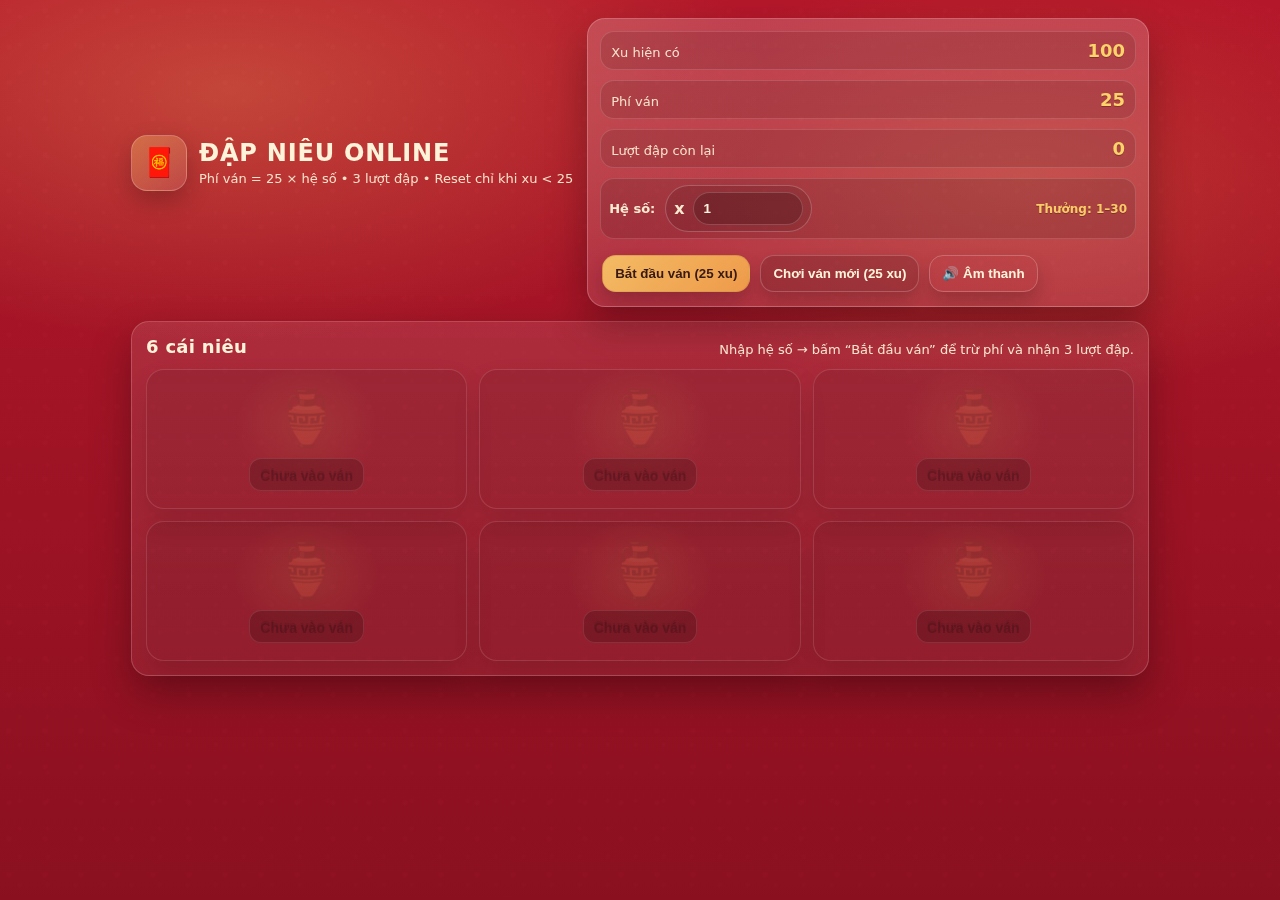
<file: WEB TIN/mini game/đạp nêu.html>
<!doctype html>
<html lang="vi">
<head>
  <meta charset="utf-8" />
  <meta name="viewport" content="width=device-width,initial-scale=1" />
  <title>Đập Niêu Online</title>
  <style>
    :root{
      --bg1:#8a1020; --bg2:#b4172a;
      --gold:#ffd36a; --cream:#fff4da;
      --card:rgba(255,255,255,.12); --card2:rgba(255,255,255,.18);
      --stroke:rgba(255,255,255,.22);
      --shadow: 0 18px 40px rgba(0,0,0,.28);
      --shadow2: 0 10px 24px rgba(0,0,0,.22);
    }
    *{ box-sizing:border-box; }
    html,body{ height:100%; }
    body{
      margin:0;
      min-height: 100vh;
      font-family: ui-sans-serif, system-ui, -apple-system, "Segoe UI", Roboto, Arial, "Noto Sans", "Helvetica Neue", sans-serif;
      color: var(--cream);
      background: transparent;
      overflow-x:hidden;
    }

    /* FIX nền bị cắt: nền fixed phủ full màn */
    .bg-base{
      position: fixed;
      inset: 0;
      z-index: -3;
      background:
        radial-gradient(900px 420px at 18% 10%, rgba(255,211,106,.25), transparent 60%),
        radial-gradient(700px 360px at 80% 20%, rgba(255,184,77,.18), transparent 60%),
        linear-gradient(180deg, var(--bg2), var(--bg1));
    }
    .bg-pattern{
      position:fixed; inset:0; pointer-events:none;
      z-index:-2;
      background:
        radial-gradient(circle at 25% 30%, rgba(255,255,255,.10) 0 2px, transparent 3px) 0 0/36px 36px,
        radial-gradient(circle at 70% 60%, rgba(255,255,255,.08) 0 1.5px, transparent 2.5px) 0 0/28px 28px;
      opacity:.35; mix-blend-mode: overlay;
    }

    .wrap{ max-width:1050px; margin:0 auto; padding:18px 16px 50px; }
    .top{ display:flex; gap:14px; align-items:stretch; justify-content:space-between; flex-wrap:wrap; }
    .brand{ display:flex; gap:12px; align-items:center; min-width:280px; }
    .logo{
      width:56px; height:56px; border-radius:16px; display:grid; place-items:center;
      background: linear-gradient(135deg, rgba(255,211,106,.34), rgba(255,255,255,.10));
      border:1px solid rgba(255,255,255,.22);
      box-shadow: var(--shadow2);
      font-size:28px;
    }
    .title h1{ margin:0; letter-spacing:.8px; font-weight:900; font-size:24px; }
    .title p{ margin:4px 0 0; opacity:.9; font-size:13px; }

    .panel{
      flex:1; min-width:320px;
      background: linear-gradient(180deg, var(--card2), var(--card));
      border:1px solid var(--stroke);
      border-radius:18px; box-shadow: var(--shadow);
      padding:12px;
      display:flex; flex-direction:column; gap:10px;
    }
    .stat{
      display:flex; justify-content:space-between; align-items:baseline;
      padding:8px 10px; border-radius:14px;
      background: rgba(0,0,0,.10);
      border:1px solid rgba(255,255,255,.14);
    }
    .stat .label{ opacity:.9; font-size:13px; }
    .stat .value{ font-weight:900; font-size:18px; color: var(--gold); text-shadow:0 1px 0 rgba(0,0,0,.25); }

    .controls{
      display:flex;
      gap:10px;
      flex-wrap:wrap;
      align-items:center;
      padding: 6px 8px;
      border-radius: 14px;
      background: rgba(0,0,0,.12);
      border: 1px solid rgba(255,255,255,.14);
    }
    .controls .ctl-label{
      font-size:13px; opacity:.95; font-weight:900;
    }
    .customMul{
      display:flex;
      align-items:center;
      gap:8px;
      padding: 6px 8px;
      border-radius: 999px;
      border:1px solid rgba(255,255,255,.22);
      background: rgba(0,0,0,.10);
    }
    .customMul input{
      width: 110px;
      padding: 8px 10px;
      border-radius: 999px;
      border:1px solid rgba(255,255,255,.18);
      background: rgba(0,0,0,.18);
      color: var(--cream);
      font-weight: 900;
      outline:none;
    }
    .mini{
      font-size:12px;
      opacity:.95;
      font-weight:900;
      color: var(--gold);
      text-shadow:0 1px 0 rgba(0,0,0,.25);
      margin-left:auto;
    }

    .actions{ display:flex; gap:10px; flex-wrap:wrap; padding:6px 2px 2px; }
    .btn{
      border:1px solid rgba(255,255,255,.20);
      background: rgba(0,0,0,.14);
      color: var(--cream);
      padding:10px 12px; border-radius:14px;
      cursor:pointer; font-weight:800;
      box-shadow:0 10px 18px rgba(0,0,0,.18);
      transition: transform .12s ease, filter .12s ease, opacity .12s ease;
      user-select:none;
    }
    .btn:hover{ transform: translateY(-1px); filter: brightness(1.04); }
    .btn:active{ transform: translateY(0px) scale(.99); }
    .btn.primary{
      background: linear-gradient(135deg, rgba(255,211,106,.85), rgba(255,184,77,.78));
      color:#381a12; border-color: rgba(0,0,0,.08);
    }
    .btn.ghost{ background: transparent; border-color: rgba(255,255,255,.22); }
    .btn:disabled{ opacity:.45; cursor:not-allowed; transform:none; }

    .main{ margin-top:14px; }
    .board{
      background: linear-gradient(180deg, rgba(255,255,255,.10), rgba(255,255,255,.06));
      border:1px solid rgba(255,255,255,.18);
      border-radius:18px; box-shadow: var(--shadow);
      padding:14px;
    }
    .board-head{ display:flex; justify-content:space-between; align-items:flex-end; gap:10px; flex-wrap:wrap; margin-bottom:12px; }
    .board-head h2{ margin:0; font-size:18px; letter-spacing:.3px; }
    .hint{ font-size:13px; opacity:.92; max-width: 720px; }

    .grid{ display:grid; grid-template-columns: repeat(3, minmax(0,1fr)); gap:12px; }
    .pot{
      position:relative;
      min-height:140px;
      border-radius:18px;
      border:1px solid rgba(255,255,255,.22);
      background:
        radial-gradient(120px 100px at 50% 40%, rgba(255,211,106,.18), transparent 60%),
        linear-gradient(180deg, rgba(0,0,0,.16), rgba(0,0,0,.10));
      box-shadow:0 14px 28px rgba(0,0,0,.22);
      cursor:pointer;
      overflow:hidden;
      display:flex; align-items:center; justify-content:center; flex-direction:column; gap:8px;
      transition: transform .12s ease, filter .12s ease;
      user-select:none;
    }
    .pot:hover{ transform: translateY(-2px); filter: brightness(1.05); }
    .pot:active{ transform: translateY(0px) scale(.99); }
    .pot[disabled]{ opacity:.55; cursor:not-allowed; transform:none !important; filter:none !important; }

    .pot .emoji{ font-size:54px; filter: drop-shadow(0 10px 12px rgba(0,0,0,.25)); }

    /* CHỮ SAU KHI ĐẬP: RÕ HƠN (không mờ) */
    .pot .sub{
      font-size: 14px;
      opacity: 1;
      font-weight: 900;
      text-align: center;
      padding: 7px 10px;
      border-radius: 12px;
      background: rgba(0,0,0,.34);         /* nền tối hơn để nổi */
      border: 1px solid rgba(255,255,255,.18);
      text-shadow: 0 2px 0 rgba(0,0,0,.45); /* shadow mạnh hơn */
      line-height: 1.2;
    }
    .pot.won .sub{
      color: #fff6d8;
      border-color: rgba(255,211,106,.65);
      background: rgba(0,0,0,.28);
    }

    .crack{
      position:absolute; inset:0; opacity:0;
      background:
        repeating-linear-gradient(125deg, rgba(255,255,255,.0) 0 10px, rgba(255,255,255,.25) 10px 12px),
        repeating-linear-gradient(55deg, rgba(0,0,0,.0) 0 14px, rgba(0,0,0,.18) 14px 16px);
      mix-blend-mode: overlay;
      transition: opacity .15s ease;
    }
    .pot.broken .crack{ opacity:.9; }
    .pot.broken{ animation: shake .28s ease-in-out 1; }
    @keyframes shake{
      0%{ transform: translateX(0) rotate(0deg); }
      25%{ transform: translateX(-2px) rotate(-1deg); }
      50%{ transform: translateX(2px) rotate(1deg); }
      75%{ transform: translateX(-1px) rotate(-.5deg); }
      100%{ transform: translateX(0) rotate(0deg); }
    }

    .coin-fly{
      position:absolute; left:50%; top:50%;
      transform: translate(-50%,-50%);
      font-size:34px; opacity:0; pointer-events:none;
    }
    .pot.won .coin-fly{ animation: fly 700ms ease-out 1; opacity:1; }
    @keyframes fly{
      0%{ transform: translate(-50%,-30%) scale(.9); opacity:0; }
      20%{ opacity:1; }
      100%{ transform: translate(-50%,-140%) scale(1.15); opacity:0; }
    }

    .toast{
      position:fixed; left:50%; bottom:18px;
      transform: translateX(-50%);
      background: rgba(0,0,0,.60);
      border:1px solid rgba(255,255,255,.22);
      box-shadow: var(--shadow2);
      padding:10px 14px; border-radius:14px;
      opacity:0; pointer-events:none;
      transition: opacity .18s ease, transform .18s ease;
      max-width: min(860px, calc(100% - 24px));
      text-align:center;
      font-weight:900;
      z-index: 50;
    }
    .toast.show{ opacity:1; transform: translateX(-50%) translateY(-4px); }

    @media (max-width:720px){
      .grid{ grid-template-columns: repeat(2, minmax(0,1fr)); }
      .pot{ min-height:130px; }
      .mini{ width:100%; margin-left:0; }
    }
  </style>
</head>
<body>
  <div class="bg-base" aria-hidden="true"></div>
  <div class="bg-pattern" aria-hidden="true"></div>

  <div class="wrap">
    <header class="top">
      <div class="brand">
        <div class="logo" aria-hidden="true">🧧</div>
        <div class="title">
          <h1>ĐẬP NIÊU ONLINE</h1>
          <p>Phí ván = 25 × hệ số • 3 lượt đập • Reset chỉ khi xu &lt; 25</p>
        </div>
      </div>

      <div class="panel">
        <div class="stat">
          <span class="label">Xu hiện có</span>
          <span class="value" id="coins">100</span>
        </div>
        <div class="stat">
          <span class="label">Phí ván</span>
          <span class="value" id="feeLabel">25</span>
        </div>
        <div class="stat">
          <span class="label">Lượt đập còn lại</span>
          <span class="value" id="hitsLeft">0</span>
        </div>

        <div class="controls">
          <div class="ctl-label">Hệ số:</div>

          <div class="customMul" title="Nhập hệ số bất kỳ (>=1)">
            <span style="font-weight:900; opacity:.95;">x</span>
            <input id="mulInput" inputmode="numeric" pattern="[0-9]*" placeholder="1" value="1" />
          </div>

          <div class="mini" id="rewardInfo">Thưởng: 10–30</div>
        </div>

        <div class="actions">
          <button id="btnStart" class="btn primary">Bắt đầu ván</button>
          <button id="btnPlayAgain" class="btn" disabled>Chơi ván mới</button>
          <button id="btnMute" class="btn ghost" aria-pressed="false" title="Bật/tắt âm thanh">🔊 Âm thanh</button>
        </div>
      </div>
    </header>

    <main class="main">
      <section class="board">
        <div class="board-head">
          <h2>6 cái niêu</h2>
          <div class="hint" id="hint">Nhập hệ số → bấm “Bắt đầu ván” để trừ phí và nhận 3 lượt đập.</div>
        </div>

        <div class="grid" id="potsGrid" aria-label="Bàn niêu"></div>
      </section>
    </main>

    <div class="toast" id="toast" role="status" aria-live="polite"></div>
  </div>

  <script>
    // ====== CONFIG ======
    const START_COINS = 100;
    const BASE_COST = 25;
    const HITS_PER_ROUND = 3;

    const POTS_TOTAL = 6;
    const REWARD_POTS = 3;
    const BASE_REWARD_MIN = 1;
    const BASE_REWARD_MAX = 30;

    // ====== DOM ======
    const $ = (s) => document.querySelector(s);
    const coinsEl = $("#coins");
    const feeLabelEl = $("#feeLabel");
    const hitsLeftEl = $("#hitsLeft");
    const hintEl = $("#hint");
    const gridEl = $("#potsGrid");
    const toastEl = $("#toast");
    const btnStart = $("#btnStart");
    const btnPlayAgain = $("#btnPlayAgain");
    const btnMute = $("#btnMute");
    const mulInput = $("#mulInput");
    const rewardInfo = $("#rewardInfo");

    // ====== STATE ======
    let coins = START_COINS;
    let hitsLeft = 0;
    let inRound = false;
    let roundEarned = 0;
    let muted = false;

    let multiplier = 1;
    let pots = []; // { id, reward: number|null, broken: boolean }

    // ====== AUDIO (Web Audio beeps) ======
    let audioCtx = null;

    function ensureAudio(){
      if (muted) return null;
      if (!audioCtx){
        const Ctx = window.AudioContext || window.webkitAudioContext;
        if (Ctx) audioCtx = new Ctx();
      }
      return audioCtx;
    }
    function resumeAudioIfNeeded(){
      const ctx = ensureAudio();
      if (ctx && ctx.state === "suspended") ctx.resume();
    }
    function beep({freq=440, dur=0.07, type="sine", gain=0.06}){
      const ctx = ensureAudio();
      if (!ctx) return;
      const now = ctx.currentTime;
      const osc = ctx.createOscillator();
      const g = ctx.createGain();
      osc.type = type;
      osc.frequency.setValueAtTime(freq, now);
      g.gain.setValueAtTime(gain, now);
      g.gain.exponentialRampToValueAtTime(0.0001, now + dur);
      osc.connect(g); g.connect(ctx.destination);
      osc.start(now); osc.stop(now + dur);
    }
    function sfxHit(){  // "cộp"
      beep({freq:220, dur:0.07, type:"square", gain:0.045});
      setTimeout(()=>beep({freq:140, dur:0.06, type:"triangle", gain:0.04}), 25);
    }
    function sfxWin(){  // "ting"
      beep({freq:880, dur:0.06, type:"sine", gain:0.06});
      setTimeout(()=>beep({freq:1175, dur:0.08, type:"sine", gain:0.055}), 60);
    }

    // ====== HELPERS ======
    function randInt(min, max){
      return Math.floor(Math.random()*(max-min+1))+min;
    }
    function shuffle(arr){
      for (let i=arr.length-1; i>0; i--){
        const j = Math.floor(Math.random()*(i+1));
        [arr[i], arr[j]] = [arr[j], arr[i]];
      }
      return arr;
    }

    let toastTimer = null;
    function showToast(msg){
      toastEl.textContent = msg;
      toastEl.classList.add("show");
      clearTimeout(toastTimer);
      toastTimer = setTimeout(()=>toastEl.classList.remove("show"), 1600);
    }
    function setHint(msg){ hintEl.textContent = msg; }

    // ====== Multiplier math ======
    function clampMultiplier(n){
      if (!Number.isFinite(n)) return 1;
      n = Math.floor(n);
      if (n < 1) n = 1;
      if (n > 9999) n = 9999;
      return n;
    }
    function getCost(){ return BASE_COST * multiplier; }
    function getRewardMin(){ return BASE_REWARD_MIN * multiplier; }
    function getRewardMax(){ return BASE_REWARD_MAX * multiplier; }

    function syncUI(){
      coinsEl.textContent = String(coins);
      hitsLeftEl.textContent = String(hitsLeft);
      feeLabelEl.textContent = String(getCost());
      rewardInfo.textContent = `Thưởng: ${getRewardMin()}–${getRewardMax()}`;
      btnStart.textContent = `Bắt đầu ván (${getCost()} xu)`;
      btnPlayAgain.textContent = `Chơi ván mới (${getCost()} xu)`;

      btnStart.disabled = inRound;
      btnPlayAgain.disabled = inRound;
      mulInput.disabled = inRound; // đang trong ván thì khóa hệ số
    }

    // ====== GAME ======
    function buildPotsForNewRound(){
      const rewards = [];
      for (let i=0;i<REWARD_POTS;i++) rewards.push(randInt(getRewardMin(), getRewardMax()));
      for (let i=0;i<POTS_TOTAL-REWARD_POTS;i++) rewards.push(null);
      shuffle(rewards);
      pots = rewards.map((r, idx)=>({ id: idx, reward: r, broken:false }));
    }

    function renderPots(){
      gridEl.innerHTML = "";
      for (const p of pots){
        const btn = document.createElement("button");
        btn.className = "pot";
        btn.type = "button";
        btn.dataset.id = String(p.id);

        btn.disabled = !inRound;

        btn.innerHTML = `
          <div class="crack" aria-hidden="true"></div>
          <div class="coin-fly" aria-hidden="true">🪙</div>
          <div class="emoji" aria-hidden="true">🏺</div>
          <div class="sub">${inRound ? "Bấm để đập!" : "Chưa vào ván"}</div>
        `;
        btn.addEventListener("click", () => hitPot(p.id));
        gridEl.appendChild(btn);
      }
    }

    function resetToStart(message){
      coins = START_COINS;
      hitsLeft = 0;
      inRound = false;
      roundEarned = 0;

      pots = Array.from({length:POTS_TOTAL}, (_,i)=>({ id:i, reward:null, broken:false }));

      syncUI();
      renderPots();
      setHint("Nhập hệ số → bấm “Bắt đầu ván” để trừ phí và nhận 3 lượt đập.");
      if (message) showToast(message);
    }

    // CHỈ RESET KHI coins < 25
    function maybeResetIfBelow25(){
      if (coins < BASE_COST){
        showToast("Bạn đã hết xu (<25). Reset về 100 xu!");
        setHint("Xu < 25 nên reset về 100, quay về trạng thái ban đầu.");
        setTimeout(()=>resetToStart("Đã reset về 100 xu!"), 650);
        return true;
      }
      return false;
    }

    function startRound(){
      // nếu <25 thì reset
      if (maybeResetIfBelow25()) return;

      const cost = getCost();

      // nếu >=25 nhưng không đủ theo hệ số => không reset, chỉ báo
      if (coins < cost){
        showToast(`Không đủ xu cho x${multiplier} (cần ${cost} xu).`);
        setHint(`Bạn có ${coins} xu, không đủ phí ${cost}. Hãy giảm hệ số.`);
        return;
      }

      coins -= cost;
      inRound = true;
      hitsLeft = HITS_PER_ROUND;
      roundEarned = 0;

      buildPotsForNewRound();
      syncUI();
      renderPots();
      setHint(`Vào ván x${multiplier}! Bạn có 3 lượt đập. Thưởng: ${getRewardMin()}–${getRewardMax()} xu.`);
      showToast(`Vào ván x${multiplier}! Trừ ${cost} xu ✅`);
    }

    function endRound(){
      inRound = false;
      // khóa hết niêu
      gridEl.querySelectorAll(".pot").forEach(b=>b.disabled = true);

      showToast(`Bạn đập được tổng cộng: ${roundEarned} xu`);
      setHint(`Kết thúc ván! Bạn đập được: ${roundEarned} xu. Bấm “Chơi ván mới”.`);
      syncUI();

      // sau ván: chỉ reset nếu coins < 25
      maybeResetIfBelow25();
    }

    function hitPot(id){
      if (!inRound) return;
      if (hitsLeft <= 0) return;

      const pot = pots.find(x=>x.id===id);
      if (!pot || pot.broken) return;

      pot.broken = true;
      hitsLeft -= 1;
      syncUI();

      const btn = gridEl.querySelector(`.pot[data-id="${id}"]`);
      if (!btn) return;

      btn.classList.add("broken");
      btn.disabled = true;

      const sub = btn.querySelector(".sub");
      sfxHit();

      if (pot.reward != null){
        coins += pot.reward;
        roundEarned += pot.reward;

        btn.classList.add("won");
        if (sub) sub.textContent = `+${pot.reward} xu!`;
        sfxWin();
        showToast(`Trúng ${pot.reward} xu 🪙`);
      } else {
        if (sub) sub.textContent = "há há xui nha mạy";
        showToast("há há xui nha mạy 😭");
      }

      syncUI();

      if (hitsLeft === 0) endRound();
    }

    // ====== EVENTS ======
    btnStart.addEventListener("click", () => {
      resumeAudioIfNeeded();
      startRound();
    });

    btnPlayAgain.addEventListener("click", () => {
      resumeAudioIfNeeded();
      startRound();
    });

    btnMute.addEventListener("click", () => {
      muted = !muted;
      btnMute.setAttribute("aria-pressed", muted ? "true" : "false");
      btnMute.textContent = muted ? "🔇 Tắt âm" : "🔊 Âm thanh";
      showToast(muted ? "Đã tắt âm" : "Đã bật âm");
    });

    // hệ số nhập tự do (xóa/nhập thoải mái)
    mulInput.addEventListener("input", () => {
      if (inRound) return;

      const raw = mulInput.value.replace(/[^\d]/g, "");
      // cho phép rỗng lúc đang xóa
      if (raw === ""){
        multiplier = 1;
        syncUI();
        setHint("Nhập hệ số (>=1). Đang tạm tính x1.");
        return;
      }
      mulInput.value = raw;
      multiplier = clampMultiplier(Number(raw));
      syncUI();
      setHint(`Hệ số hiện tại: x${multiplier}. Phí ván: ${getCost()} xu. Thưởng: ${getRewardMin()}–${getRewardMax()} xu.`);
    });

    // ====== INIT ======
    resetToStart();
    syncUI();
  </script>
</body>
</html>
</file>
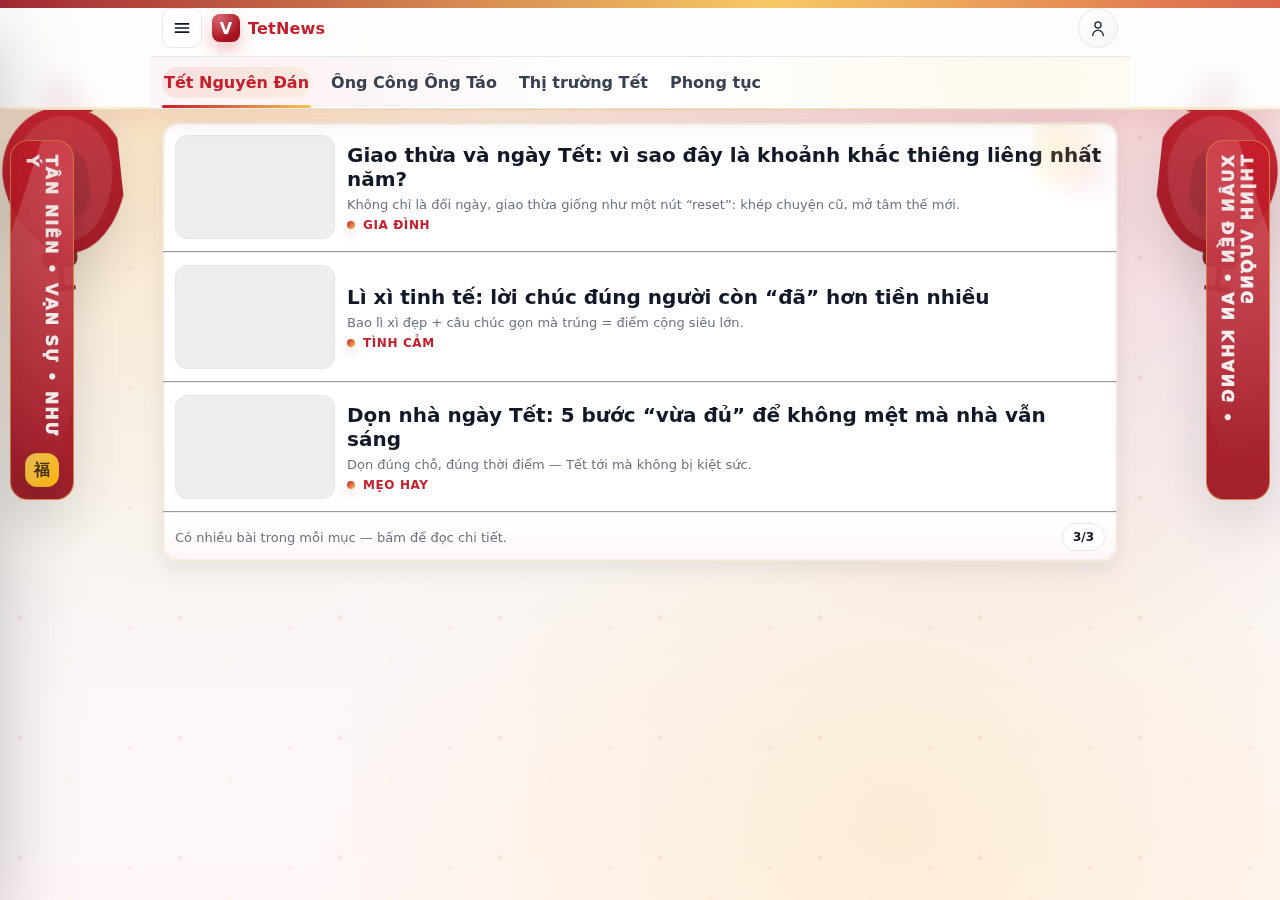
<file: WEB TIN/TẾT NAY CÓ GÌ/TETNAYCOGI.HTML>
<!doctype html>
<html lang="vi">
<head>
  <meta charset="utf-8" />
  <meta name="viewport" content="width=device-width,initial-scale=1" />
  <title>TetNews — Chuyên mục Tết</title>
  <style>
    :root{
      --bg:#f3f4f6;
      --card:#ffffff;
      --text:#111827;
      --muted:#6b7280;
      --line:#e5e7eb;
      --brand:#c81d2b;
      --brand2:#9b111e;
      --gold:#f6c453;
      --gold2:#ffb300;
      --shadow: 0 8px 22px rgba(17,24,39,.08);
      --radius:14px;
      --radius2:16px;
    }
    *{box-sizing:border-box}
    html,body{height:100%}
    body{
      margin:0;
      color:var(--text);
      font-family: ui-sans-serif, system-ui, -apple-system, "Segoe UI", Roboto, Arial;
      /* nền Tết: đỏ nhạt + ánh vàng */
      background:
        radial-gradient(circle at 18% 12%, rgba(246,196,83,.28), transparent 42%),
        radial-gradient(circle at 85% 8%, rgba(200,29,43,.14), transparent 38%),
        radial-gradient(circle at 70% 92%, rgba(246,196,83,.16), transparent 45%),
        linear-gradient(180deg, #fff7f7 0%, #f3f4f6 55%, #f7fafc 100%);
      overflow-x:hidden;
    }

    /* ====== TẾT PATTERN + DECOR ====== */
    .tet-pattern{
      position:fixed; inset:0;
      pointer-events:none;
      z-index:1;
      opacity:.22;
      background-image:
        radial-gradient(circle at 20px 18px, rgba(200,29,43,.32) 2px, transparent 3px),
        radial-gradient(circle at 70px 60px, rgba(246,196,83,.30) 2px, transparent 3px),
        radial-gradient(circle at 130px 28px, rgba(200,29,43,.18) 1.5px, transparent 3px);
      background-size: 160px 120px;
      filter: blur(.2px);
    }
    .tet-ribbon{
      position:fixed; top:0; left:0; right:0;
      height:6px;
      background: linear-gradient(90deg, var(--brand), var(--gold), var(--brand2));
      z-index:25;
      pointer-events:none;
      opacity:.9;
    }

    /* ======= EXTRA TẾT DECOR (V2) ======= */
    .tet-ribbon{
      height:8px;
      background: linear-gradient(90deg, var(--brand2), var(--gold), var(--brand), var(--gold2), var(--brand2));
      background-size: 240% 100%;
      animation: ribbonShine 6s linear infinite;
    }
    @keyframes ribbonShine{
      0%{ background-position: 0% 50%; }
      100%{ background-position: 240% 50%; }
    }

    /* Câu đối hai bên (desktop) */
    .couplet{
      position:fixed;
      top:140px;
      width:64px;
      height:360px;
      z-index:4;
      pointer-events:none;
      opacity:.95;
      filter: drop-shadow(0 18px 28px rgba(0,0,0,.14));
    }
    .couplet.left{ left:10px; }
    .couplet.right{ right:10px; transform: scaleX(-1); }
    .couplet .panel{
      width:100%; height:100%;
      border-radius:18px;
      background:
        linear-gradient(180deg, rgba(200,29,43,.98), rgba(155,17,30,.98));
      border:1px solid rgba(246,196,83,.55);
      position:relative;
      overflow:hidden;
    }
    .couplet .panel::before{
      content:"";
      position:absolute; inset:-40%;
      background: radial-gradient(circle at 30% 30%, rgba(255,255,255,.35), rgba(255,255,255,0) 60%);
      transform: rotate(18deg);
      opacity:.55;
    }
    .couplet .seal{
      position:absolute;
      left:50%; bottom:12px;
      transform: translateX(-50%);
      width:34px; height:34px;
      border-radius:12px;
      background: linear-gradient(135deg, var(--gold), var(--gold2));
      border:1px solid rgba(0,0,0,.08);
      display:grid; place-items:center;
      color:#3b2a00;
      font-weight:1000;
      box-shadow: 0 12px 22px rgba(0,0,0,.18);
    }
    .couplet .text{
      position:absolute;
      inset:14px 10px 58px;
      writing-mode: vertical-rl;
      text-orientation: mixed;
      display:flex;
      align-items:center;
      justify-content:center;
      font-weight:1000;
      letter-spacing: 2px;
      color: rgba(255,255,255,.92);
      text-shadow: 0 1px 0 rgba(0,0,0,.15);
      font-size: 16px;
      line-height: 1.2;
    }
    @media (max-width: 1200px){
      .couplet{ display:none; }
    }

    /* Nâng vibe topbar + tabs */
    .topbar{
      border-bottom: 1px solid rgba(200,29,43,.14);
      box-shadow: 0 10px 28px rgba(155,17,30,.10);
    }
    .topbar::after{
      content:"";
      position:absolute;
      left:0; right:0; bottom:-1px;
      height:3px;
      background: linear-gradient(90deg, rgba(246,196,83,.2), rgba(246,196,83,.8), rgba(246,196,83,.2));
      opacity:.9;
      pointer-events:none;
    }
    .tabs{
      background: linear-gradient(180deg, #fff, #fff5f5);
    }
    .tabs::before{
      content:"";
      position:absolute;
      inset:0;
      background:
        radial-gradient(circle at 12% 40%, rgba(200,29,43,.06), transparent 40%),
        radial-gradient(circle at 88% 40%, rgba(246,196,83,.10), transparent 42%);
      pointer-events:none;
    }
    .tab{
      border-radius: 999px;
      padding:8px 10px;
      transition: background .15s ease, transform .12s ease, color .15s ease;
    }
    .tab:hover{
      background: rgba(200,29,43,.06);
    }
    .tab.active{
      background: linear-gradient(135deg, rgba(200,29,43,.10), rgba(246,196,83,.12));
    }

    /* Viền góc Tết cho card */
    .news-card, .article{
      position:relative;
    }
    .news-card::before, .article::before{
      content:"";
      position:absolute;
      inset:0;
      pointer-events:none;
      border-radius: inherit;
      border: 1px solid rgba(246,196,83,.28);
      box-shadow: inset 0 0 0 1px rgba(200,29,43,.05);
    }
    .news-card::after, .article::after{
      content:"";
      position:absolute;
      top:0; right:0;
      width:84px; height:84px;
      background:
        radial-gradient(circle at 30% 30%, rgba(246,196,83,.55), rgba(246,196,83,0) 60%),
        radial-gradient(circle at 65% 55%, rgba(200,29,43,.20), rgba(200,29,43,0) 60%);
      opacity:.35;
      pointer-events:none;
    }

    /* Nền tổng thể đậm Tết hơn */
    body{
      background:
        radial-gradient(circle at 16% 10%, rgba(246,196,83,.30), transparent 45%),
        radial-gradient(circle at 82% 12%, rgba(200,29,43,.16), transparent 42%),
        radial-gradient(circle at 70% 92%, rgba(246,196,83,.20), transparent 48%),
        linear-gradient(180deg, #fff1f1 0%, #f7f7fb 48%, #fff7f7 100%);
    }
    .lantern{
      position:fixed;
      top:76px;
      width:140px;
      height:220px;
      z-index:3;
      pointer-events:none;
      opacity:.95;
      filter: drop-shadow(0 20px 30px rgba(0,0,0,.12));
    }
    .lantern.left{ left:-18px; transform: rotate(-6deg); }
    .lantern.right{ right:-18px; transform: rotate(6deg) scaleX(-1); }
    .lantern svg{ width:100%; height:100%; display:block; }
    @media (max-width: 920px){
      .lantern{ display:none; }
    }

    /* ======= TOPBAR ======= */
    .topbar{
      position:sticky; top:0; z-index:20;
      background: rgba(255,255,255,.92);
      backdrop-filter: blur(10px);
      border-bottom:1px solid var(--line);
    }
    .topbar-inner{
      height:56px;
      display:flex;
      align-items:center;
      justify-content:space-between;
      padding:0 12px;
      max-width: 980px;
      margin:0 auto;
      position:relative;
      z-index:2;
    }
    .left{ display:flex; align-items:center; gap:10px; }
    .icon-btn{
      width:40px; height:40px;
      border-radius:10px;
      border:1px solid var(--line);
      background:#fff;
      display:grid; place-items:center;
      cursor:pointer;
      transition:.15s transform ease;
    }
    .icon-btn:active{ transform:scale(.97); }
    .logo{
      display:flex; align-items:center; gap:8px;
      font-weight:900;
      letter-spacing:.2px;
      color:var(--brand);
      user-select:none;
    }
    .logo-badge{
      width:28px;height:28px;border-radius:8px;
      background:linear-gradient(135deg, var(--brand), var(--brand2));
      display:grid;place-items:center;
      color:#fff;font-size:16px;
      box-shadow: 0 8px 16px rgba(200,29,43,.25);
      position:relative;
      overflow:hidden;
    }
    .logo-badge::after{
      content:"";
      position:absolute; inset:-20%;
      background: radial-gradient(circle at 30% 30%, rgba(255,255,255,.6), rgba(255,255,255,0) 55%);
      transform: rotate(12deg);
      opacity:.55;
    }
    .avatar{
      width:40px;height:40px;border-radius:999px;
      border:1px solid var(--line);
      background: radial-gradient(circle at 30% 30%, #fff, #f3f4f6);
      display:grid; place-items:center;
      cursor:pointer;
    }
    .avatar svg{ opacity:.85 }

    /* ======= TABS ======= */
    .tabs{
      max-width: 980px;
      margin:0 auto;
      background:#fff;
      border-top:1px solid var(--line);
      border-bottom:1px solid var(--line);
      overflow:auto;
      -webkit-overflow-scrolling: touch;
      position:relative;
      z-index:2;
    }
    .tabs-row{
      display:flex;
      gap:18px;
      padding:10px 12px;
      min-width:max-content;
      align-items:center;
    }
    .tab{
      font-weight:800;
      color:#374151;
      white-space:nowrap;
      text-decoration:none;
      position:relative;
      padding:6px 2px;
    }
    .tab.active{ color:var(--brand); }
    .tab.active::after{
      content:"";
      position:absolute; left:0; right:0; bottom:-10px;
      height:3px; border-radius:999px;
      background: linear-gradient(90deg, var(--brand), var(--gold));
    }

    /* ======= LAYOUT ======= */
    .wrap{
      max-width: 980px;
      margin: 12px auto;
      padding: 0 12px 24px;
      position:relative;
      z-index:10; /* trên hiệu ứng rơi */
    }

    /* ======= LIST CARD ======= */
    .news-card{
      background:var(--card);
      border:1px solid var(--line);
      border-radius: var(--radius2);
      box-shadow: var(--shadow);
      overflow:hidden;
    }
    .news-item{
      display:flex;
      gap:12px;
      padding:12px;
      cursor:pointer;
      transition: background .15s ease, transform .12s ease;
      align-items:center;
    }
    .news-item:hover{ background:#fafafa; }
    .news-item:active{ transform: scale(.995); }
    .thumb{
      width:128px;
      height:88px;
      border-radius:12px;
      overflow:hidden;
      flex:0 0 auto;
      border:1px solid var(--line);
      background:#eee;
    }
    .thumb img{ width:100%; height:100%; object-fit:cover; display:block; }
    .meta{
      display:flex;
      flex-direction:column;
      gap:6px;
      min-width:0;
      flex:1;
    }
    .title{
      font-size:18px;
      line-height:1.2;
      margin:0;
      font-weight:900;
      color:#111827;
      display:-webkit-box;
      -webkit-line-clamp:3;
      -webkit-box-orient:vertical;
      overflow:hidden;
    }
    .tag{
      font-weight:900;
      color:var(--brand);
      letter-spacing:.6px;
      font-size:12px;
      text-transform:uppercase;
      display:flex;
      align-items:center;
      gap:8px;
    }
    .tag .dot{
      width:8px;height:8px;border-radius:999px;
      background: linear-gradient(135deg, var(--brand), var(--gold));
      box-shadow: 0 6px 10px rgba(200,29,43,.18);
      flex:0 0 auto;
    }
    .subline{
      margin:0;
      color:var(--muted);
      font-size:13px;
      display:-webkit-box;
      -webkit-line-clamp:2;
      -webkit-box-orient:vertical;
      overflow:hidden;
    }
    .divider{ height:1px; background:var(--line); margin:0; }
    .hint{
      padding:10px 12px;
      color:var(--muted);
      font-size:13px;
      display:flex;
      align-items:center;
      justify-content:space-between;
      gap:10px;
      background: linear-gradient(180deg, #fff, #fff7f7);
    }
    .pill{
      font-size:12px;
      font-weight:900;
      padding:6px 10px;
      border-radius:999px;
      border:1px solid var(--line);
      background:#fff;
      color:#111827;
    }

    /* ======= ARTICLE VIEW ======= */
    .article{
      display:none;
      background:#fff;
      border:1px solid var(--line);
      border-radius: var(--radius2);
      box-shadow: var(--shadow);
      overflow:hidden;
    }
    .article-header{
      padding:14px 14px 10px;
      border-bottom:1px solid var(--line);
      background:
        radial-gradient(circle at 12% 18%, rgba(246,196,83,.18), transparent 42%),
        linear-gradient(180deg, #fff, #fff7f7);
    }
    .article-tag{
      color:var(--brand);
      font-weight:1000;
      letter-spacing:.6px;
      font-size:12px;
      text-transform:uppercase;
      display:flex;
      align-items:center;
      gap:8px;
    }
    .article-tag::before{
      content:"";
      width:8px;height:8px;border-radius:999px;
      background: linear-gradient(135deg, var(--brand), var(--gold));
      box-shadow: 0 6px 10px rgba(200,29,43,.18);
    }
    .article-title{
      margin:8px 0 0;
      font-size:24px;
      line-height:1.15;
      font-weight:1000;
    }
    .article-sub{
      margin:10px 0 0;
      color:var(--muted);
      font-size:13px;
    }
    .hero{
      width:100%;
      height:220px;
      background:#0b0f19;
      overflow:hidden;
      border-bottom:1px solid var(--line);
      position:relative;
    }
    .hero::after{
      content:"";
      position:absolute; inset:0;
      background: linear-gradient(to top, rgba(0,0,0,.45), rgba(0,0,0,0));
      pointer-events:none;
    }
    .hero img{ width:100%; height:100%; object-fit:cover; display:block; }
    .article-body{
      padding:14px;
      line-height:1.78;
      color:#111827;
      font-size:16px;
    }
    .article-body h3{ margin:16px 0 8px; font-size:18px; }
    .article-body ul, .article-body ol{ margin:8px 0 8px 18px; padding:0; }
    .note{
      background:#fff7ed;
      border:1px solid #fed7aa;
      color:#9a3412;
      padding:10px 12px;
      border-radius:12px;
      font-size:14px;
    }
    .quote{
      border-left:4px solid var(--brand);
      padding:10px 12px;
      margin:12px 0;
      background:#fff5f5;
      border-radius:12px;
      color:#7f1d1d;
      font-weight:700;
    }
    .kicker{
      color:#374151;
      font-weight:800;
      margin:10px 0 0;
      font-size:14px;
    }
    .muted{
      color:var(--muted);
      font-size:14px;
      margin-top:8px;
    }

    /* ===== Related ===== */
    .related{
      border-top:1px solid var(--line);
      background: linear-gradient(180deg, #fff, #fff7f7);
      padding:12px 14px 14px;
    }
    .related h3{
      margin:0 0 10px;
      font-size:14px;
      font-weight:1000;
      letter-spacing:.4px;
      text-transform:uppercase;
      color:#7f1d1d;
      display:flex; align-items:center; gap:8px;
    }
    .related h3::before{
      content:"🧧";
      font-size:16px;
    }
    .related-list{
      display:flex;
      flex-direction:column;
      gap:10px;
    }
    .related-item{
      display:flex;
      gap:10px;
      align-items:center;
      padding:10px;
      border:1px solid var(--line);
      border-radius:12px;
      background:#fff;
      cursor:pointer;
      transition: background .15s ease, transform .12s ease;
    }
    .related-item:hover{ background:#fafafa; }
    .related-item:active{ transform: scale(.995); }
    .related-thumb{
      width:92px; height:64px;
      border-radius:10px;
      overflow:hidden;
      border:1px solid var(--line);
      background:#eee;
      flex:0 0 auto;
    }
    .related-thumb img{ width:100%; height:100%; object-fit:cover; display:block; }
    .related-meta{ min-width:0; flex:1; display:flex; flex-direction:column; gap:4px; }
    .related-title{
      margin:0;
      font-size:14px;
      line-height:1.22;
      font-weight:1000;
      display:-webkit-box;
      -webkit-line-clamp:2;
      -webkit-box-orient:vertical;
      overflow:hidden;
    }
    .related-sub{
      margin:0;
      color:var(--muted);
      font-size:12px;
      font-weight:800;
      display:-webkit-box;
      -webkit-line-clamp:1;
      -webkit-box-orient:vertical;
      overflow:hidden;
    }

    .actions{
      display:flex;
      gap:10px;
      padding:12px 14px;
      border-top:1px solid var(--line);
      background:#fff;
      align-items:center;
      justify-content:space-between;
      flex-wrap:wrap;
    }
    .btn{
      border:1px solid var(--line);
      background:#fff;
      padding:10px 12px;
      border-radius:12px;
      font-weight:900;
      cursor:pointer;
    }
    .btn.primary{
      border-color: rgba(200,29,43,.25);
      background: linear-gradient(135deg, var(--brand), var(--brand2));
      color:#fff;
      box-shadow: 0 10px 18px rgba(200,29,43,.18);
    }
    .btn:active{ transform: scale(.98); }

    /* ======= DRAWER ======= */
    .drawer-backdrop{
      position:fixed; inset:0;
      background:rgba(0,0,0,.35);
      display:none;
      z-index:30;
    }
    .drawer{
      position:fixed; top:0; left:0;
      width:300px; height:100%;
      background:#fff;
      border-right:1px solid var(--line);
      box-shadow: 0 30px 80px rgba(0,0,0,.25);
      transform: translateX(-102%);
      transition: transform .2s ease;
      z-index:31;
      display:flex;
      flex-direction:column;
    }
    .drawer.open{ transform: translateX(0); }
    .drawer-head{
      padding:14px 14px 10px;
      border-bottom:1px solid var(--line);
      display:flex; align-items:center; justify-content:space-between;
      gap:10px;
      background: linear-gradient(180deg, #fff, #fff7f7);
    }
    .drawer-title{
      font-weight:1000; color:#111827;
      display:flex; align-items:center; gap:8px;
    }
    .drawer-body{ padding:12px 14px; display:flex; flex-direction:column; gap:10px; }
    .drawer-link{
      padding:12px 12px;
      border:1px solid var(--line);
      border-radius:12px;
      text-decoration:none;
      color:#111827;
      font-weight:900;
      background:#fff;
    }
    .drawer-link small{ display:block; color:var(--muted); font-weight:800; margin-top:4px; }

    @media (min-width: 720px){
      .hero{ height: 340px; }
      .thumb{ width:160px; height:104px; }
      .title{ font-size:20px; }
      .article-title{ font-size:30px; }
    }

    /* =========================
       Petals + Glitter FX
    ========================= */
    #petals, #glitter{
      position: fixed;
      inset: 0;
      pointer-events: none;
      z-index: 5; /* dưới nội dung (wrap z-index 10), dưới topbar (20) */
      overflow: hidden;
    }

    .petal{
      position:absolute;
      top:-12vh;
      width:12px;
      height:12px;
      border-radius: 12px 2px 12px 2px;
      background: radial-gradient(circle at 30% 30%, rgba(255,215,230,.95), rgba(255,120,170,.75));
      box-shadow: 0 10px 18px rgba(200,29,43,.12);
      opacity:.85;
      filter: saturate(1.1);
      transform: translate3d(0,0,0) rotate(0deg);
      animation: petalFall linear infinite;
    }
    .petal::after{
      content:"";
      position:absolute;
      inset:0;
      border-radius: inherit;
      background: radial-gradient(circle at 70% 25%, rgba(255,255,255,.55), rgba(255,255,255,0) 60%);
      opacity:.85;
    }

    .glit{
      position:absolute;
      top:-12vh;
      width:3px;
      height:3px;
      border-radius:999px;
      background: rgba(255, 230, 160, .95);
      box-shadow: 0 0 10px rgba(255, 215, 120, .55);
      opacity:.9;
      animation: glitterFall linear infinite, glitterTwinkle ease-in-out infinite;
    }

    @keyframes petalFall{
      0%   { transform: translate3d(0,-12vh,0) rotate(0deg); }
      100% { transform: translate3d(var(--dx), 115vh, 0) rotate(var(--rot)); }
    }
    @keyframes glitterFall{
      0%   { transform: translate3d(0,-12vh,0); }
      100% { transform: translate3d(var(--dx), 115vh, 0); }
    }
    @keyframes glitterTwinkle{
      0%, 100% { opacity:.25; filter: blur(.2px); }
      50%      { opacity:1;   filter: blur(0px); }
    }

    @media (max-width: 520px){
      .petal{ width:10px; height:10px; opacity:.75; }
      .glit{ width:2.5px; height:2.5px; }
    }
  </style>
</head>

<body>
  <!-- Tết decorations -->
  <div class="tet-ribbon" aria-hidden="true"></div>
  <div class="tet-pattern" aria-hidden="true"></div>

  <div class="lantern left" aria-hidden="true">
    <svg viewBox="0 0 200 320" fill="none">
      <path d="M100 20c0-10 8-18 18-18h18c10 0 18 8 18 18v20H100V20Z" fill="#7f1d1d"/>
      <path d="M100 40h70v18H100V40Z" fill="#991b1b"/>
      <path d="M30 140c0-52 40-94 90-94s90 42 90 94-40 120-90 120-90-68-90-120Z" fill="url(#g1)"/>
      <path d="M50 140c0-44 31-80 70-80s70 36 70 80-31 102-70 102-70-58-70-102Z" fill="rgba(255,255,255,.10)"/>
      <path d="M78 108h44c18 0 32 14 32 32v36c0 18-14 32-32 32H78c-18 0-32-14-32-32v-36c0-18 14-32 32-32Z" fill="rgba(0,0,0,.10)"/>
      <path d="M90 122h20" stroke="rgba(255,255,255,.75)" stroke-width="6" stroke-linecap="round"/>
      <path d="M74 256h52v10c0 8-6 14-14 14H88c-8 0-14-6-14-14v-10Z" fill="#7f1d1d"/>
      <path d="M100 280v28" stroke="#7f1d1d" stroke-width="8" stroke-linecap="round"/>
      <path d="M85 310h30" stroke="#7f1d1d" stroke-width="8" stroke-linecap="round"/>
      <defs>
        <linearGradient id="g1" x1="30" y1="60" x2="190" y2="260" gradientUnits="userSpaceOnUse">
          <stop stop-color="#c81d2b"/>
          <stop offset="1" stop-color="#9b111e"/>
        </linearGradient>
      </defs>
    </svg>
  </div>
  <div class="lantern right" aria-hidden="true">
    <svg viewBox="0 0 200 320" fill="none">
      <path d="M100 20c0-10 8-18 18-18h18c10 0 18 8 18 18v20H100V20Z" fill="#7f1d1d"/>
      <path d="M100 40h70v18H100V40Z" fill="#991b1b"/>
      <path d="M30 140c0-52 40-94 90-94s90 42 90 94-40 120-90 120-90-68-90-120Z" fill="url(#g2)"/>
      <path d="M50 140c0-44 31-80 70-80s70 36 70 80-31 102-70 102-70-58-70-102Z" fill="rgba(255,255,255,.10)"/>
      <path d="M78 108h44c18 0 32 14 32 32v36c0 18-14 32-32 32H78c-18 0-32-14-32-32v-36c0-18 14-32 32-32Z" fill="rgba(0,0,0,.10)"/>
      <path d="M90 122h20" stroke="rgba(255,255,255,.75)" stroke-width="6" stroke-linecap="round"/>
      <path d="M74 256h52v10c0 8-6 14-14 14H88c-8 0-14-6-14-14v-10Z" fill="#7f1d1d"/>
      <path d="M100 280v28" stroke="#7f1d1d" stroke-width="8" stroke-linecap="round"/>
      <path d="M85 310h30" stroke="#7f1d1d" stroke-width="8" stroke-linecap="round"/>
      <defs>
        <linearGradient id="g2" x1="30" y1="60" x2="190" y2="260" gradientUnits="userSpaceOnUse">
          <stop stop-color="#c81d2b"/>
          <stop offset="1" stop-color="#9b111e"/>
        </linearGradient>
      </defs>
    </svg>
  </div>


  <!-- Câu đối Tết (desktop) -->
  <div class="couplet left" aria-hidden="true">
    <div class="panel">
      <div class="text">TÂN NIÊN • VẠN SỰ • NHƯ Ý</div>
      <div class="seal">福</div>
    </div>
  </div>
  <div class="couplet right" aria-hidden="true">
    <div class="panel">
      <div class="text">XUÂN ĐẾN • AN KHANG • THỊNH VƯỢNG</div>
      
    </div>
  </div>

  <!-- FX layers -->
  <div id="petals" aria-hidden="true"></div>
  <div id="glitter" aria-hidden="true"></div>

  <!-- Drawer -->
  <div class="drawer-backdrop" id="drawerBackdrop" aria-hidden="true"></div>
  <aside class="drawer" id="drawer" aria-label="Menu">
    <div class="drawer-head">
      <div class="drawer-title">
        <span class="logo-badge">📰</span>
        <span>Chuyên mục Tết</span>
      </div>
      <button class="icon-btn" id="closeDrawer" aria-label="Đóng menu">✕</button>
    </div>
    <div class="drawer-body">
      <a class="drawer-link" href="#!" data-go="tab" data-tab="tet-nguyen-dan">
        Tết Nguyên Đán
        <small>Giao thừa & ngày Tết</small>
      </a>
      <a class="drawer-link" href="#!" data-go="tab" data-tab="ong-cong-ong-tao">
        Ông Công Ông Táo
        <small>Nghi lễ, ý nghĩa, mốc thời gian</small>
      </a>
      <a class="drawer-link" href="#!" data-go="tab" data-tab="thi-truong-tet">
        Thị trường Tết
        <small>Mua sắm, giá cả, kế hoạch chi tiêu</small>
      </a>
      <a class="drawer-link" href="#!" data-go="tab" data-tab="phong-tuc">
        Phong tục
        <small>Xông đất, lì xì, kiêng kỵ</small>
      </a>
    </div>
  </aside>

  <!-- Topbar -->
  <header class="topbar">
    <div class="topbar-inner">
      <div class="left">
        <button class="icon-btn" id="openDrawer" aria-label="Mở menu">
          <svg width="20" height="20" viewBox="0 0 24 24" fill="none" aria-hidden="true">
            <path d="M4 7h16M4 12h16M4 17h16" stroke="#111827" stroke-width="2" stroke-linecap="round"/>
          </svg>
        </button>

        <div class="logo" aria-label="Logo">
          <span class="logo-badge">V</span>
          <span>TetNews</span>
        </div>
      </div>

      <div class="avatar" title="Tài khoản">
        <svg width="18" height="18" viewBox="0 0 24 24" fill="none" aria-hidden="true">
          <path d="M12 12a4 4 0 1 0-4-4 4 4 0 0 0 4 4Zm7 10a7 7 0 1 0-14 0" stroke="#111827" stroke-width="2" stroke-linecap="round"/>
        </svg>
      </div>
    </div>

    <!-- Tabs -->
    <nav class="tabs" aria-label="Danh mục">
      <div class="tabs-row">
        <a class="tab active" href="#!" data-tab="tet-nguyen-dan">Tết Nguyên Đán</a>
        <a class="tab" href="#!" data-tab="ong-cong-ong-tao">Ông Công Ông Táo</a>
        <a class="tab" href="#!" data-tab="thi-truong-tet">Thị trường Tết</a>
        <a class="tab" href="#!" data-tab="phong-tuc">Phong tục</a>
      </div>
    </nav>
  </header>

  <main class="wrap">
    <!-- LIST VIEW -->
    <section id="listView" class="news-card" aria-label="Danh sách bài">
      <div id="newsList"></div>
      <hr class="divider" />
      <div class="hint">
        <span id="listHint">Có nhiều bài trong mỗi mục — bấm để đọc chi tiết.</span>
        <span class="pill" id="listCount">0/0</span>
      </div>
    </section>

    <!-- ARTICLE VIEW -->
    <article id="articleView" class="article" aria-label="Bài viết chi tiết">
      <div class="article-header">
        <div class="article-tag" id="aTag"></div>
        <h1 class="article-title" id="aTitle"></h1>
        <p class="article-sub" id="aSub"></p>
      </div>

      <div class="hero" aria-hidden="true">
        <img id="aHero" alt="Ảnh bìa bài viết" />
      </div>

      <div class="article-body" id="aBody"></div>

      <div class="related" id="relatedWrap" aria-label="Bài liên quan">
        <h3>Bài liên quan</h3>
        <div class="related-list" id="relatedList"></div>
      </div>

      <div class="actions">
        <button class="btn" id="backToList">← Quay lại</button>
        <button class="btn primary" id="copyLink">Sao chép “link”</button>
      </div>
    </article>
  </main>

  <script>
    // ================================
    // ẢNH BÌA — THEO LINK BẠN GỬI
    // (có fallback phòng khi ảnh bị chặn hotlink)
    // ================================
    const COVER_IMAGES = {
      "tet-nguyen-dan": {
        remote: "https://tttctt.1cdn.vn/thumbs/540x360/2023/01/17/phao-hoa.jpg",
        fallback: "https://images.unsplash.com/photo-1467810563316-b5476525c0f9?auto=format&fit=crop&w=1600&q=80"
      },
      "ong-cong-ong-tao": {
        remote: "https://media.dautuvakinhdoanh.vn/images/2023/01/11/9900-1673408772-ong-cong-ong-tao-dautuvakinhdoanh.jpg",
        fallback: "https://images.unsplash.com/photo-1548588689-98b1f7baf3ef?auto=format&fit=crop&w=1600&q=80"
      },
      "thi-truong-tet": {
        remote: "https://file3.qdnd.vn/data/images/0/2025/01/25/upload_2080/hanoimoi-com-vn-uploads-files-2-1-anh-sieuthibigc-1.jpg?dpi=150&quality=100&w=870",
        fallback: "https://images.unsplash.com/photo-1511295742362-92c96b5adb36?auto=format&fit=crop&w=1600&q=80"
      },
      "phong-tuc": {
        remote: "https://cdn.tapchitoaan.vn//media/images/mykingdom-y-nghia-tet-nguyen-dan.jpeg",
        fallback: "https://images.unsplash.com/photo-1489515217757-5fd1be406fef?auto=format&fit=crop&w=1600&q=80"
      }
    };

    function setImgByTab(imgEl, tabKey){
      const cfg = COVER_IMAGES[tabKey] || COVER_IMAGES["tet-nguyen-dan"];
      imgEl.src = cfg.remote;
      imgEl.onerror = () => { imgEl.src = cfg.fallback; };
    }

    function setImgByUrlOrTab(imgEl, tabKey, url){
      if(url){
        imgEl.src = url;
        imgEl.onerror = () => setImgByTab(imgEl, tabKey);
      }else{
        setImgByTab(imgEl, tabKey);
      }
    }

    // =========================================
    // NỘI DUNG — MỖI MỤC NHIỀU BÀI
    // (giữ nguyên cấu trúc trang: listView -> articleView)
    // =========================================
    const ARTICLES = {
      "tet-nguyen-dan": [
        {
          id:"giao-thua-thieng-lieng",
          tag:"Gia đình",
          title:"Giao thừa và ngày Tết: vì sao đây là khoảnh khắc thiêng liêng nhất năm?",
          desc:"Không chỉ là đổi ngày, giao thừa giống như một nút “reset”: khép chuyện cũ, mở tâm thế mới.",
          sub:"Cập nhật: 2026 • Đọc ~ 7 phút",
          heroUrl:"",
          bodyHTML: `
            <p class="kicker">Đêm giao thừa, chỉ cần đứng cạnh người thân, nghe tiếng pháo hoa (hoặc tiếng xe ngoài phố), tự nhiên thấy một năm “đi qua” thật rõ.</p>
            <p>Người Việt gọi đó là khoảnh khắc <b>chuyển giao</b>. Không chỉ chuyển từ 31 sang mồng 1, mà còn là chuyển từ lo toan sang hy vọng, từ tất bật sang sum vầy.</p>
            <div class="quote">Giao thừa giống như một lời hẹn: “thôi, năm cũ tới đây là đủ rồi, mình bắt đầu lại nha”.</div>
            <h3>Checklist giao thừa “tối giản mà ấm”</h3>
            <ul>
              <li>Dọn nhà vừa đủ gọn (đừng làm kiệt sức).</li>
              <li>10 phút không điện thoại — nói chuyện thật.</li>
              <li>Chúc nhau 1 câu chân thành (ngắn thôi cũng được).</li>
              <li>Chọn 1 thói quen nhỏ cho năm mới.</li>
            </ul>
          `
        },
        {
          id:"li-xi-tinh-te",
          tag:"Tình cảm",
          title:"Lì xì tinh tế: lời chúc đúng người còn “đã” hơn tiền nhiều",
          desc:"Bao lì xì đẹp + câu chúc gọn mà trúng = điểm cộng siêu lớn.",
          sub:"Cập nhật: 2026 • Đọc ~ 4 phút",
          heroUrl:"https://images.unsplash.com/photo-1615391867782-6a4c1a4c2c60?auto=format&fit=crop&w=1600&q=80",
          bodyHTML: `
            <p>Lì xì là lời chúc may mắn. Số tiền nhiều ít quan trọng, nhưng <b>độ tinh tế</b> còn quan trọng hơn.</p>
            <h3>3 công thức chúc “không sến”</h3>
            <ul>
              <li>Chúc bạn <b>khỏe</b> để làm điều mình thích, <b>bền</b> để đi đường dài.</li>
              <li>Chúc nhà mình luôn ấm, và bạn luôn có nơi để trở về.</li>
              <li>Năm mới “trơn” hơn: ít mệt, nhiều vui, nhiều điều đáng nhớ.</li>
            </ul>
            <div class="note">Tip: Trẻ con nhớ cảm giác được chúc hơn là con số trong bao.</div>
          `
        },
        {
          id:"don-nha-vua-du",
          tag:"Mẹo hay",
          title:"Dọn nhà ngày Tết: 5 bước “vừa đủ” để không mệt mà nhà vẫn sáng",
          desc:"Dọn đúng chỗ, đúng thời điểm — Tết tới mà không bị kiệt sức.",
          sub:"Cập nhật: 2026 • Đọc ~ 5 phút",
          heroUrl:"https://images.unsplash.com/photo-1581579185169-42c4493f0f60?auto=format&fit=crop&w=1600&q=80",
          bodyHTML: `
            <p>Đừng dọn nhà theo kiểu “tổng vệ sinh 8 tiếng”. Làm vậy Tết chưa tới đã… đuối.</p>
            <h3>5 bước dễ áp dụng</h3>
            <ol>
              <li>Chọn 1 khu vực ưu tiên: phòng khách / bếp.</li>
              <li>Vứt/bỏ đồ hỏng trước, rồi mới lau chùi.</li>
              <li>Lau từ cao xuống thấp, từ trong ra ngoài.</li>
              <li>Gom đồ theo nhóm (đừng vừa dọn vừa chạy).</li>
              <li>Chốt 30 phút “trang trí góc đẹp” (hoa + đèn).</li>
            </ol>
            <div class="quote">Một góc đẹp còn “ăn Tết” hơn cả căn nhà dọn quá sức.</div>
          `
        }
      ],

      "ong-cong-ong-tao": [
        {
          id:"tao-quan-gon-trang-trong",
          tag:"Phong tục",
          title:"Ông Công Ông Táo: chuẩn bị sao cho gọn mà vẫn trang trọng?",
          desc:"Không cần cầu kỳ. Quan trọng nhất là bếp sạch, nhà ấm và lòng thành.",
          sub:"Cập nhật: 2026 • Đọc ~ 8 phút",
          heroUrl:"",
          bodyHTML: `
            <p class="kicker">Lễ Táo quân có một cái hay: khiến nhà mình tự động “vào guồng Tết”. Dọn bếp, sắp lại mọi thứ — tự nhiên thấy năm mới gần hơn.</p>
            <h3>Mâm cúng tối giản (nhưng đủ ý)</h3>
            <ul>
              <li>Hương, hoa, nước sạch hoặc trà</li>
              <li>Trái cây + bánh kẹo (tuỳ)</li>
              <li>Mâm mặn hoặc chay (tuỳ gia đình)</li>
              <li>Cá chép (cá sống/cá giấy tuỳ địa phương)</li>
            </ul>
            <div class="note">Tip: Nếu thả cá, thả nhẹ nhàng và không xả rác.</div>
          `
        },
        {
          id:"van-khan-ngan",
          tag:"Gợi ý",
          title:"Văn khấn Táo quân ngắn gọn, dễ đọc (kiểu hiện đại)",
          desc:"Không cần dài dòng — chỉ cần rõ: tri ân, cầu bình an, cầu thuận hòa.",
          sub:"Cập nhật: 2026 • Đọc ~ 3 phút",
          heroUrl:"https://images.unsplash.com/photo-1518903847011-3c26a3a7a7bb?auto=format&fit=crop&w=1600&q=80",
          bodyHTML: `
            <p>Bạn có thể khấn ngắn theo cấu trúc: <b>kính – tri ân – cầu điều tốt</b>.</p>
            <div class="quote">“Con kính lạy Táo quân, xin chứng giám lòng thành. Cảm ơn một năm đã che chở bếp ấm nhà yên. Xin phù hộ gia đạo bình an, thuận hòa, sức khỏe dồi dào, mọi việc hanh thông.”</div>
            <p class="muted">Nếu gia đình bạn có bài khấn riêng theo vùng miền, ưu tiên dùng bài đó nhé.</p>
          `
        },
        {
          id:"don-bep-10-phut",
          tag:"Mẹo hay",
          title:"Dọn bếp 10 phút trước lễ Táo quân: gọn, sạch, lên mood Tết",
          desc:"Bếp sạch là “tín hiệu” cho một năm mới gọn gàng và dễ chịu.",
          sub:"Cập nhật: 2026 • Đọc ~ 4 phút",
          heroUrl:"https://images.unsplash.com/photo-1556912173-3bb406ef7e77?auto=format&fit=crop&w=1600&q=80",
          bodyHTML: `
            <ol>
              <li>Lau nhanh mặt bếp + tay nắm tủ.</li>
              <li>Rửa bồn rửa, bỏ rác tồn.</li>
              <li>Gom bát đũa về đúng vị trí.</li>
              <li>Đặt một hũ quế/chanh khô tạo mùi thơm.</li>
            </ol>
            <div class="note">Tip: Làm trước 1 ngày để hôm cúng không vội.</div>
          `
        }
      ],

      "thi-truong-tet": [
        {
          id:"mua-sam-giu-vi",
          tag:"Tiêu dùng",
          title:"Thị trường Tết: mua sao cho vui mà ví không “đuối”?",
          desc:"Tết dễ khiến mình mua theo cảm xúc. Một checklist nhỏ sẽ giúp tiết kiệm khá nhiều.",
          sub:"Cập nhật: 2026 • Đọc ~ 9 phút",
          heroUrl:"",
          bodyHTML: `
            <p class="kicker">Gần Tết, giá cả nhấp nhổm, người mua đông, tâm lý sợ thiếu. Nhưng chỉ cần có kế hoạch, bạn vẫn sắm đủ mà không bị đuối.</p>
            <h3>4 “bẫy mua sắm” hay gặp</h3>
            <ul>
              <li>Mua theo mood: thấy đẹp là bỏ giỏ.</li>
              <li>Sợ thiếu: mua dư gấp đôi “cho chắc”.</li>
              <li>Không kiểm kho: mua trùng đồ trong tủ.</li>
              <li>Ham bao bì: giỏ quà hộp đẹp nhưng bên trong ít hữu dụng.</li>
            </ul>
            <div class="quote">Mẹo nhỏ: “mua ít nhưng đúng” luôn rẻ hơn “mua nhiều rồi bỏ”.</div>
          `
        },
        {
          id:"lich-mua-thong-minh",
          tag:"Kế hoạch",
          title:"Lịch mua sắm 3 mốc: trước Tết 3 tuần – 1 tuần – 2 ngày",
          desc:"Chia thời điểm mua giúp đỡ đông, đỡ hoảng, và đồ tươi hơn.",
          sub:"Cập nhật: 2026 • Đọc ~ 5 phút",
          heroUrl:"https://images.unsplash.com/photo-1542838132-92c53300491e?auto=format&fit=crop&w=1600&q=80",
          bodyHTML: `
            <ol>
              <li><b>Trước Tết 2–3 tuần:</b> đồ khô, đồ dọn nhà, bao lì xì.</li>
              <li><b>Trước Tết 1 tuần:</b> quà biếu + một phần bánh mứt.</li>
              <li><b>Trước Tết 1–2 ngày:</b> đồ tươi, hoa quả chưng, món ăn chính.</li>
            </ol>
            <div class="note">Tip: Chừa 10–20% ngân sách dự phòng cho phát sinh.</div>
          `
        },
        {
          id:"gio-qua-tet",
          tag:"Gợi ý",
          title:"Chọn giỏ quà Tết tinh tế: 3 tiêu chí “nhìn sang” mà không phô",
          desc:"Ít món nhưng chất, bao bì gọn, và đúng người nhận là đủ “điểm”.",
          sub:"Cập nhật: 2026 • Đọc ~ 4 phút",
          heroUrl:"https://images.unsplash.com/photo-1604908554025-74d2c4aa1bea?auto=format&fit=crop&w=1600&q=80",
          bodyHTML: `
            <ul>
              <li><b>Đúng gu người nhận:</b> trà/đặc sản/bánh tuỳ độ tuổi.</li>
              <li><b>Ưu tiên chất lượng:</b> hạn dùng rõ ràng, nguồn gốc ổn.</li>
              <li><b>Gọn mà đẹp:</b> hộp vừa phải, phối màu đỏ–vàng tinh tế.</li>
            </ul>
            <div class="quote">Quà Tết sang nhất là quà “đúng ý”, không phải quà “to”.</div>
          `
        }
      ],

      "phong-tuc": [
        {
          id:"phong-tuc-hieu-dung",
          tag:"Văn hoá",
          title:"Phong tục Tết: xông đất, lì xì, kiêng kỵ — hiểu đúng để Tết nhẹ mà vui",
          desc:"Phong tục không phải để áp lực. Hiểu đúng sẽ thấy đây là những thói quen đẹp.",
          sub:"Cập nhật: 2026 • Đọc ~ 9 phút",
          heroUrl:"",
          bodyHTML: `
            <p class="kicker">Nhiều người ngại phong tục vì sợ “lỡ sai là xui”. Nhưng nhìn đúng, phong tục chủ yếu để giữ không khí vui và sự tinh tế.</p>
            <h3>Xông đất “nhẹ nhàng”</h3>
            <p>Bạn có thể <b>tự xông đất</b> (chủ nhà bước ra ngoài rồi vào lại) để không phải suy nghĩ nhiều.</p>
            <h3>Lì xì: giá trị nằm ở lời chúc</h3>
            <div class="quote">Lì xì đẹp nhất là kèm một câu chúc đúng người — đúng lúc.</div>
            <h3>Kiêng kỵ phổ biến (hiểu cho nhẹ)</h3>
            <ul>
              <li>Tránh cãi vã mồng 1 (ai cũng muốn khởi đầu vui).</li>
              <li>Hạn chế nói điều tiêu cực (đầu năm ưu tiên lời đẹp).</li>
              <li>Giữ nhà cửa gọn gàng (tâm cũng “gọn”).</li>
            </ul>
          `
        },
        {
          id:"di-chua-dau-nam",
          tag:"Du xuân",
          title:"Đi chùa đầu năm: đi để lòng yên, không phải xin cho đủ",
          desc:"Đi sớm cho đỡ đông, nói nhỏ nhẹ, và giữ tâm tốt.",
          sub:"Cập nhật: 2026 • Đọc ~ 5 phút",
          heroUrl:"https://images.unsplash.com/photo-1507477338202-487281e6c27e?auto=format&fit=crop&w=1600&q=80",
          bodyHTML: `
            <h3>3 điều nhỏ giúp chuyến đi dễ chịu</h3>
            <ul>
              <li>Đi sớm hoặc đi giờ vắng.</li>
              <li>Ăn mặc lịch sự, nói chuyện nhỏ nhẹ.</li>
              <li>Không xả rác, không chen lấn.</li>
            </ul>
            <div class="note">Bạn có thể “cầu” ít thôi: sức khoẻ + bình an + thuận hoà.</div>
          `
        },
        {
          id:"xong-dat-nhe",
          tag:"Mẹo hay",
          title:"Xông đất: 4 cách chọn người “hợp vía” mà không gây áp lực",
          desc:"Quan trọng nhất vẫn là không khí vui vẻ và sự thoải mái của cả nhà.",
          sub:"Cập nhật: 2026 • Đọc ~ 4 phút",
          heroUrl:"https://images.unsplash.com/photo-1542114360-7c2d88b03b53?auto=format&fit=crop&w=1600&q=80",
          bodyHTML: `
            <ul>
              <li>Chọn người thân hay mang năng lượng tích cực.</li>
              <li>Tránh nhờ người đang bận/khó xử (đỡ ngại).</li>
              <li>Nếu khó chọn: <b>tự xông đất</b> là gọn nhất.</li>
              <li>Đừng “đổ lỗi” phong tục cho những điều không như ý.</li>
            </ul>
            <div class="quote">Phong tục sinh ra để Tết vui — không phải để tạo áp lực.</div>
          `
        }
      ]
    };

    // ===== Drawer =====
    const drawer = document.getElementById('drawer');
    const backdrop = document.getElementById('drawerBackdrop');
    const openDrawerBtn = document.getElementById('openDrawer');
    const closeDrawerBtn = document.getElementById('closeDrawer');

    function openDrawer(){
      drawer.classList.add('open');
      backdrop.style.display = 'block';
    }
    function closeDrawer(){
      drawer.classList.remove('open');
      backdrop.style.display = 'none';
    }
    openDrawerBtn.addEventListener('click', openDrawer);
    closeDrawerBtn.addEventListener('click', closeDrawer);
    backdrop.addEventListener('click', closeDrawer);

    // ===== Views =====
    const listView = document.getElementById('listView');
    const articleView = document.getElementById('articleView');

    const newsList = document.getElementById('newsList');
    const listCount = document.getElementById('listCount');

    const aTag   = document.getElementById('aTag');
    const aTitle = document.getElementById('aTitle');
    const aSub   = document.getElementById('aSub');
    const aHero  = document.getElementById('aHero');
    const aBody  = document.getElementById('aBody');

    const relatedList = document.getElementById('relatedList');

    const backToList  = document.getElementById('backToList');

    let currentTab = "tet-nguyen-dan";
    let currentArticleId = null;

    function makeItem(tabKey, article){
      const row = document.createElement('div');
      row.className = 'news-item';
      row.setAttribute('data-id', article.id);
      row.innerHTML = `
        <div class="thumb" aria-hidden="true"><img alt="Ảnh bìa" /></div>
        <div class="meta">
          <h2 class="title"></h2>
          <p class="subline"></p>
          <div class="tag"><span class="dot"></span><span class="tagText"></span></div>
        </div>
      `;

      const img = row.querySelector('img');
      setImgByUrlOrTab(img, tabKey, article.heroUrl);

      row.querySelector('.title').textContent = article.title;
      row.querySelector('.subline').textContent = article.desc;
      row.querySelector('.tagText').textContent = article.tag;

      row.addEventListener('click', ()=> renderArticle(tabKey, article.id));
      return row;
    }

    function renderList(tabKey){
      const arr = ARTICLES[tabKey];
      if(!arr || !arr.length) return;

      newsList.innerHTML = "";
      arr.forEach((a, idx)=>{
        newsList.appendChild(makeItem(tabKey, a));
        if(idx !== arr.length - 1){
          const hr = document.createElement('hr');
          hr.className = 'divider';
          newsList.appendChild(hr);
        }
      });

      listCount.textContent = `${arr.length}/${arr.length}`;

      articleView.style.display = "none";
      listView.style.display = "block";
      window.scrollTo({ top: 0, behavior: 'smooth' });
    }

    function renderRelated(tabKey, currentId){
      const arr = ARTICLES[tabKey] || [];
      const others = arr.filter(x => x.id !== currentId).slice(0, 3);

      relatedList.innerHTML = "";
      if(others.length === 0){
        relatedList.innerHTML = `<div class="muted">Chưa có bài liên quan trong mục này.</div>`;
        return;
      }

      others.forEach(x=>{
        const el = document.createElement('div');
        el.className = 'related-item';
        el.innerHTML = `
          <div class="related-thumb" aria-hidden="true"><img alt="Ảnh liên quan"></div>
          <div class="related-meta">
            <p class="related-title"></p>
            <p class="related-sub"></p>
          </div>
        `;
        const img = el.querySelector('img');
        setImgByUrlOrTab(img, tabKey, x.heroUrl);

        el.querySelector('.related-title').textContent = x.title;
        el.querySelector('.related-sub').textContent = x.desc;

        el.addEventListener('click', ()=> renderArticle(tabKey, x.id));
        relatedList.appendChild(el);
      });
    }

    function renderArticle(tabKey, articleId){
      const arr = ARTICLES[tabKey];
      if(!arr) return;
      const a = arr.find(x=>x.id===articleId) || arr[0];
      if(!a) return;

      currentArticleId = a.id;

      aTag.textContent   = a.tag;
      aTitle.textContent = a.title;
      aSub.textContent   = a.sub;

      setImgByUrlOrTab(aHero, tabKey, a.heroUrl);
      aBody.innerHTML    = a.bodyHTML;

      renderRelated(tabKey, a.id);

      listView.style.display = "none";
      articleView.style.display = "block";
      window.scrollTo({ top: 0, behavior: 'smooth' });

      // update hash
      history.replaceState(null, "", "#" + tabKey + "/" + a.id);
    }

    // Tabs click
    document.querySelectorAll('.tab').forEach(t=>{
      t.addEventListener('click', (e)=>{
        e.preventDefault();
        const key = t.getAttribute('data-tab');
        if(!ARTICLES[key]) return;

        currentTab = key;
        currentArticleId = null;

        document.querySelectorAll('.tab').forEach(x=>x.classList.remove('active'));
        t.classList.add('active');

        renderList(currentTab);
      });
    });

    // Back to list
    backToList.addEventListener('click', ()=> renderList(currentTab));

    // Drawer go tab
    document.querySelectorAll('.drawer-link').forEach(a=>{
      a.addEventListener('click', (e)=>{
        e.preventDefault();
        const tab = a.getAttribute('data-tab');
        closeDrawer();
        if(!tab || !ARTICLES[tab]) return;

        currentTab = tab;
        currentArticleId = null;

        document.querySelectorAll('.tab').forEach(x=>{
          x.classList.toggle('active', x.getAttribute('data-tab') === tab);
        });
        renderList(currentTab);
      });
    });

    // Copy pseudo link
    document.getElementById('copyLink').addEventListener('click', async ()=>{
      const pseudoLink = location.origin + location.pathname + '#' + currentTab + (currentArticleId ? ("/" + currentArticleId) : "");
      try{
        await navigator.clipboard.writeText(pseudoLink);
        alert('Đã sao chép: ' + pseudoLink);
      }catch{
        prompt('Copy link bên dưới:', pseudoLink);
      }
    });

    // ===== INIT =====
    window.addEventListener('load', ()=> {
      const hash = (location.hash || "").replace("#", "").trim();
      let tab = "";
      let aid = "";
      if(hash.includes("/")){
        [tab, aid] = hash.split("/");
      }else{
        tab = hash;
      }

      if(tab && ARTICLES[tab]) currentTab = tab;

      document.querySelectorAll('.tab').forEach(x=>{
        x.classList.toggle('active', x.getAttribute('data-tab') === currentTab);
      });

      // if hash contains article id -> open article
      if(aid && ARTICLES[currentTab]?.some(x=>x.id===aid)){
        renderArticle(currentTab, aid);
      }else{
        renderList(currentTab);
      }
    });
  </script>

  <script>
    // =========================
    // Petals + Glitter Generator
    // =========================
    (function initPetalsGlitter(){
      const petalsWrap = document.getElementById("petals");
      const glitterWrap= document.getElementById("glitter");
      if(!petalsWrap || !glitterWrap) return;

      const PETALS_COUNT  = 24;
      const GLITTER_COUNT = 75;

      function makePetal(){
        const p = document.createElement("span");
        p.className = "petal";

        const left = Math.random()*100;
        const size = 8 + Math.random()*10;
        const dur  = 9 + Math.random()*10;
        const delay= Math.random()*-dur;
        const dx   = (Math.random()*180 - 90).toFixed(0) + "px";
        const rot  = (Math.random()*540 + 180).toFixed(0) + "deg";

        p.style.left = left + "vw";
        p.style.width = size + "px";
        p.style.height = size + "px";
        p.style.animationDuration = dur + "s";
        p.style.animationDelay = delay + "s";
        p.style.setProperty("--dx", dx);
        p.style.setProperty("--rot", rot);

        const hueShift = (Math.random()*14 - 7);
        p.style.filter = `saturate(1.1) hue-rotate(${hueShift}deg)`;

        petalsWrap.appendChild(p);
      }

      function makeGlitter(){
        const g = document.createElement("span");
        g.className = "glit";

        const left = Math.random()*100;
        const dur  = 7 + Math.random()*12;
        const delay= Math.random()*-dur;
        const dx   = (Math.random()*120 - 60).toFixed(0) + "px";

        g.style.left = left + "vw";
        g.style.animationDuration = dur + "s, " + (1.2 + Math.random()*1.8).toFixed(2) + "s";
        g.style.animationDelay = delay + "s, " + (Math.random()*-2).toFixed(2) + "s";
        g.style.setProperty("--dx", dx);

        const alpha = (0.55 + Math.random()*0.45).toFixed(2);
        g.style.background = `rgba(255, 230, 160, ${alpha})`;

        glitterWrap.appendChild(g);
      }

      function build(){
        petalsWrap.innerHTML = "";
        glitterWrap.innerHTML = "";
        for(let i=0;i<PETALS_COUNT;i++)  makePetal();
        for(let i=0;i<GLITTER_COUNT;i++) makeGlitter();
      }

      document.addEventListener("visibilitychange", ()=>{
        if(document.hidden){
          petalsWrap.style.display = "none";
          glitterWrap.style.display= "none";
        }else{
          petalsWrap.style.display = "block";
          glitterWrap.style.display= "block";
        }
      });

      build();

      let t;
      window.addEventListener("resize", ()=>{
        clearTimeout(t);
        t = setTimeout(build, 250);
      });
    })();
  </script>
</body>
</html>
</file>
<file: WEB TIN/Gieo quẻ/style.css>
:root{
  --bg1:#3b0010;
  --bg2:#b1002b;
  --card:#14070bcc;
  --card2:#0e0407cc;
  --text:#fff3f7;
  --muted:#ffd6e4;
  --shadow: 0 18px 60px rgba(0,0,0,.35);
  --r: 26px;
}

*{box-sizing:border-box}
html,body{height:100%}
body{
  margin:0;
  color:var(--text);
  font-family: ui-sans-serif, system-ui, -apple-system, Segoe UI, Roboto, Arial;
  overflow-x:hidden;
  background: radial-gradient(1000px 700px at 20% 10%, rgba(255,211,106,.16), transparent 55%),
              radial-gradient(900px 650px at 80% 35%, rgba(65,224,160,.12), transparent 55%),
              linear-gradient(140deg, var(--bg1), var(--bg2));
}

/* background */
.bg{position:fixed; inset:0; z-index:-2;}
.grain{
  position:absolute; inset:-20%;
  background-image: url("data:image/svg+xml,%3Csvg xmlns='http://www.w3.org/2000/svg' width='220' height='220'%3E%3Cfilter id='n'%3E%3CfeTurbulence type='fractalNoise' baseFrequency='.9' numOctaves='3' stitchTiles='stitch'/%3E%3C/filter%3E%3Crect width='100%25' height='100%25' filter='url(%23n)' opacity='.2'/%3E%3C/svg%3E");
  mix-blend-mode:overlay;
  opacity:.35;
  transform: rotate(8deg);
}
#fx{position:absolute; inset:0; width:100%; height:100%; z-index:-1;}

.lanterns{position:absolute; inset:0; pointer-events:none;}
.lantern{
  position:absolute; top:-10px;
  width:140px; height:220px;
  border-radius: 70px 70px 90px 90px;
  background: radial-gradient(circle at 30% 25%, rgba(255,255,255,.35), transparent 40%),
              linear-gradient(180deg, rgba(255,211,106,.25), rgba(255,0,82,.05)),
              linear-gradient(180deg, #ff2a55, #a6002a);
  box-shadow: 0 20px 60px rgba(0,0,0,.35);
  opacity:.62;
  filter: saturate(1.1);
  animation: float 5.8s ease-in-out infinite;
}
.lantern:before{
  content:"";
  position:absolute; left:50%; top:-12px;
  width:48px; height:28px; transform:translateX(-50%);
  border-radius: 16px;
  background: linear-gradient(180deg, #ffdf8c, #c78a12);
  box-shadow: 0 6px 18px rgba(0,0,0,.3);
}
.lantern:after{
  content:"";
  position:absolute; left:50%; bottom:-18px;
  width:34px; height:36px; transform:translateX(-50%);
  border-radius: 0 0 18px 18px;
  background: linear-gradient(180deg, #ffdf8c, #c78a12);
}
.l1{left:-30px; animation-delay:-1.2s; transform: rotate(-6deg);}
.l2{right:-20px; width:160px; height:250px; animation-delay:-2.2s; transform: rotate(7deg);}
.l3{left:calc(50% - 70px); top:-30px; width:120px; height:200px; opacity:.32; animation-delay:-3.6s;}
@keyframes float{
  0%,100%{transform: translateY(0) rotate(var(--rot,0deg));}
  50%{transform: translateY(14px) rotate(var(--rot,0deg));}
}

.wrap{max-width:1200px; margin:0 auto; padding:24px 18px 34px;}
.top{display:flex; gap:16px; justify-content:space-between; align-items:center; margin-bottom:16px;}
.brand{display:flex; gap:14px; align-items:center;}
.logo{
  width:54px; height:54px; border-radius:18px;
  display:grid; place-items:center;
  background: linear-gradient(180deg, rgba(255,211,106,.25), rgba(255,255,255,.06));
  border:1px solid rgba(255,255,255,.18);
  box-shadow: var(--shadow);
  font-size:26px;
}
h1{margin:0; font-size:28px;}
.sub{margin:4px 0 0; color:var(--muted); opacity:.9}

.toggles{display:flex; gap:10px; flex-wrap:wrap; justify-content:flex-end;}
.chip{
  border:1px solid rgba(255,255,255,.16);
  background: rgba(0,0,0,.14);
  color:var(--text);
  padding:10px 12px;
  border-radius:999px;
  cursor:pointer;
  box-shadow: 0 10px 30px rgba(0,0,0,.18);
  transition: transform .12s ease, background .2s ease;
}
.chip:hover{transform: translateY(-1px); background: rgba(0,0,0,.2);}
.chip[aria-pressed="false"]{opacity:.65; filter:saturate(.6);}

.card{
  border-radius: var(--r);
  border:1px solid rgba(255,255,255,.14);
  background: linear-gradient(180deg, var(--card), var(--card2));
  box-shadow: var(--shadow);
  overflow:hidden;
}
.layout{
  display:grid;
  grid-template-columns: 1fr 1.05fr 1fr;
  gap:14px;
  padding:14px;
}
@media (max-width: 1000px){
  .layout{grid-template-columns:1fr;}
}

.panel{
  border-radius: 22px;
  border:1px solid rgba(255,255,255,.12);
  background: rgba(0,0,0,.10);
  padding:14px;
}
.panel h3{margin:0 0 10px; font-size:16px;}

.field{display:grid; gap:8px; margin:12px 0;}
.field span{font-size:13px; color: rgba(255,214,228,.9);}
input, textarea, select{
  width:100%;
  padding:12px 12px;
  border-radius: 16px;
  border:1px solid rgba(255,255,255,.14);
  background: rgba(255,255,255,.06);
  color: var(--text);
  outline:none;
}
select{appearance:none;}
textarea{resize:vertical; min-height: 96px}
input::placeholder, textarea::placeholder{color: rgba(255,214,228,.6);}

/* khóa nhập khi không phải "Khác" */
textarea[readonly]{
  opacity:.92;
  filter:saturate(.9);
}

.row{display:flex; gap:10px; flex-wrap:wrap; align-items:center;}
.btn{
  border:none;
  border-radius: 16px;
  padding:12px 14px;
  cursor:pointer;
  color:var(--text);
  background: rgba(255,255,255,.08);
  border:1px solid rgba(255,255,255,.14);
  transition: transform .12s ease, filter .2s ease, background .2s ease;
  display:inline-flex; gap:8px; align-items:center;
}
.btn:hover{transform: translateY(-1px); background: rgba(255,255,255,.10);}
.btn:disabled{opacity:.5; cursor:not-allowed; transform:none;}
.primary{
  background: linear-gradient(135deg, rgba(255,211,106,.35), rgba(255,0,82,.12));
  border:1px solid rgba(255,211,106,.35);
}
.primary:hover{filter:saturate(1.1);}
.small{padding:10px 12px; border-radius: 14px; font-size:13px;}
.btnIcon{font-size:18px}
.hint{margin-top:10px; font-size:12px; color: rgba(255,214,228,.75);}

.ratio{margin-top:12px;}
.bar{
  display:grid;
  grid-template-columns: 7fr 2fr 1fr;
  border-radius: 999px;
  overflow:hidden;
  border:1px solid rgba(255,255,255,.12);
  background: rgba(0,0,0,.12);
}
.good,.neutral,.danger{padding:8px 10px; font-size:12px; text-align:center;}
.good{background: rgba(65,224,160,.10);}
.neutral{background: rgba(255,211,106,.10);}
.danger{background: rgba(255,42,85,.10);}

/* ====== BAMBOO FIX ====== */
.stage{min-height: 520px}
.bambooWrap{display:grid; place-items:center; padding: 10px 0 6px;}

.bamboo{
  position:relative;
  width: min(320px, 92vw);
  height: 460px;
  display:grid;
  place-items:center;
  isolation:isolate;
}

.bambooTop{
  width: min(260px, 82vw);
  height: 58px;
  border-radius: 22px;
  background: linear-gradient(180deg, #ffdf8c, #b7770b);
  box-shadow: 0 14px 40px rgba(0,0,0,.25);
  border:1px solid rgba(0,0,0,.25);
  z-index: 5;
  position: relative;
}

.bambooBody{
  width: min(280px, 86vw);
  height: 340px;
  margin-top: -16px;
  border-radius: 26px 26px 44px 44px;
  background:
    radial-gradient(circle at 30% 25%, rgba(255,255,255,.18), transparent 38%),
    linear-gradient(180deg, rgba(65,224,160,.18), rgba(0,0,0,.08)),
    linear-gradient(180deg, #126a45, #063a26);
  border:1px solid rgba(255,255,255,.12);
  box-shadow: 0 24px 80px rgba(0,0,0,.35);
  position:relative;
  overflow:hidden;
  display:flex;
  flex-direction:column;
  align-items:center;
  justify-content:flex-end;
  padding-bottom: 24px;
  gap:8px;
  z-index: 3;
  transform-origin: 50% 70%;
}

.bambooRings{
  position:absolute; inset:0;
  background:
    repeating-linear-gradient(
      180deg,
      rgba(0,0,0,.0) 0px,
      rgba(0,0,0,.0) 28px,
      rgba(255,255,255,.08) 28px,
      rgba(255,255,255,.08) 30px
    );
  opacity:.55;
  pointer-events:none;
  z-index: 1;
}

.bambooLabel,.bambooSub{z-index: 4; text-align:center;}
.bambooLabel{
  font-weight:900;
  letter-spacing: 2px;
  color: rgba(230,255,246,.92);
  text-shadow: 0 6px 18px rgba(0,0,0,.35);
}
.bambooSub{font-size:12px; color: rgba(230,255,246,.82);}

.sticks{
  position:absolute;
  left:50%;
  top: 28px;
  width: min(240px, 74vw);
  height: 220px;
  transform: translateX(-50%);
  z-index: 2;
  pointer-events:none;
}
.stick{
  position:absolute;
  width: 12px;
  height: 190px;
  border-radius: 10px;
  background:
    radial-gradient(circle at 30% 25%, rgba(255,255,255,.25), transparent 40%),
    linear-gradient(180deg, #ffe4b8, #c79a62);
  border:1px solid rgba(0,0,0,.18);
  box-shadow: 0 14px 40px rgba(0,0,0,.22);
}
.s1{left:18px;  transform: rotate(-12deg); top: 8px;}
.s2{left:60px;  transform: rotate(6deg);   top: 2px;}
.s3{left:104px; transform: rotate(-2deg);  top: 10px;}
.s4{left:148px; transform: rotate(12deg);  top: 3px;}
.s5{left:192px; transform: rotate(-6deg);  top: 12px;}

.pickedStick{
  position:absolute;
  width: 14px;
  height: 250px;
  border-radius: 12px;
  background:
    radial-gradient(circle at 30% 25%, rgba(255,255,255,.25), transparent 40%),
    linear-gradient(180deg, #ffe4b8, #c79a62);
  border:1px solid rgba(0,0,0,.18);
  box-shadow: 0 18px 60px rgba(0,0,0,.35);
  left:50%;
  top: 18px;
  transform: translateX(-50%) translateY(60px);
  opacity:0;
  z-index: 4;
  pointer-events:none;
  will-change: transform, opacity;
}
.stickMark{
  position:absolute;
  top: 14px;
  left:50%;
  transform: translateX(-50%);
  padding:6px 10px;
  border-radius: 999px;
  font-weight:900;
  letter-spacing:.6px;
  background: rgba(255,42,85,.14);
  border:1px solid rgba(255,42,85,.28);
  color: rgba(255,243,247,.95);
  text-shadow: 0 8px 20px rgba(0,0,0,.35);
}

@keyframes shakeBody{
  0%{transform: translateY(0) rotate(0deg)}
  15%{transform: translateY(-4px) rotate(-3deg)}
  30%{transform: translateY(4px) rotate(3deg)}
  45%{transform: translateY(-3px) rotate(-2deg)}
  60%{transform: translateY(3px) rotate(2deg)}
  100%{transform: translateY(0) rotate(0deg)}
}
.shakingBody{animation: shakeBody .55s ease-in-out 1;}

/* sparks */
.spark{
  position:absolute;
  width:10px; height:10px;
  border-radius:999px;
  background: radial-gradient(circle, rgba(255,211,106,1), rgba(255,211,106,0));
  opacity:.9;
  animation: tw 1.4s ease-in-out infinite;
  z-index: 6;
}
.sp1{left:16%; top:28%;}
.sp2{right:14%; top:36%; animation-delay:-.6s;}
.sp3{left:44%; bottom:26%; animation-delay:-1.1s;}
@keyframes tw{0%,100%{transform:scale(.7); opacity:.55}50%{transform:scale(1.5); opacity:1}}

.stageNote{margin-top:8px; font-size:13px; color: rgba(255,214,228,.86); text-align:center;}

/* result */
.seal{
  width:max-content;
  display:flex; align-items:center; gap:8px;
  padding:8px 12px;
  border-radius:999px;
  border:1px solid rgba(255,255,255,.16);
  background: rgba(0,0,0,.12);
  color: rgba(255,214,228,.92);
  margin-bottom:12px;
}
.fortuneBox{
  border-radius: 18px;
  border:1px solid rgba(255,255,255,.12);
  background: rgba(0,0,0,.12);
  padding:12px;
}
.title{font-weight:900; font-size:18px;}
.desc{margin-top:8px; color: rgba(255,214,228,.9); line-height:1.45; font-size:14px; white-space:pre-line;}
.meta{display:flex; gap:10px; flex-wrap:wrap; margin:10px 0 12px;}
.badge{
  padding:6px 10px;
  border-radius:999px;
  border:1px solid rgba(255,255,255,.14);
  background: rgba(255,255,255,.06);
  color: rgba(255,243,247,.95);
  font-size:12px;
}
.badge.luck{border-color: rgba(65,224,160,.35); background: rgba(65,224,160,.08);}

.divider{
  height:1px;
  background: linear-gradient(90deg, transparent, rgba(255,255,255,.16), transparent);
  margin:12px 0;
}

.history{list-style:none; padding:0; margin:0; display:grid; gap:10px; max-height: 250px; overflow:auto;}
.history li{
  border-radius: 16px;
  border:1px solid rgba(255,255,255,.12);
  background: rgba(0,0,0,.10);
  padding:10px 12px;
}
.history .t{font-weight:900}
.history .d{margin-top:6px; color: rgba(255,214,228,.86); font-size:13px; line-height:1.35}
.history .m{margin-top:8px; display:flex; gap:8px; flex-wrap:wrap; align-items:center; opacity:.9; font-size:12px;}
.tagGood{border-color: rgba(65,224,160,.35) !important; background: rgba(65,224,160,.08) !important;}
.tagNeutral{border-color: rgba(255,211,106,.35) !important; background: rgba(255,211,106,.08) !important;}
.tagDanger{border-color: rgba(255,42,85,.35) !important; background: rgba(255,42,85,.08) !important;}

.foot{margin-top:14px; text-align:center; color: rgba(255,214,228,.78); font-size:13px;}
.dot{margin:0 10px; opacity:.6}

/* toast */
.toast{
  position: fixed;
  left: 50%;
  bottom: 18px;
  transform: translateX(-50%);
  padding: 12px 14px;
  border-radius: 999px;
  border:1px solid rgba(255,255,255,.14);
  background: rgba(0,0,0,.35);
  color: rgba(255,243,247,.95);
  box-shadow: 0 18px 60px rgba(0,0,0,.35);
  opacity: 0;
  pointer-events:none;
  transition: opacity .2s ease, transform .2s ease;
  z-index: 50;
}
.toast.show{opacity:1; transform: translateX(-50%) translateY(-4px);}

/* lì xì rơi */
.redPacket{
  position: fixed;
  top: -60px;
  width: 36px;
  height: 46px;
  border-radius: 10px;
  background:
    radial-gradient(circle at 30% 25%, rgba(255,255,255,.25), transparent 40%),
    linear-gradient(180deg, #ff2a55, #9e0026);
  border:1px solid rgba(255,255,255,.18);
  box-shadow: 0 16px 40px rgba(0,0,0,.25);
  z-index: 10;
  pointer-events:none;
}
.redPacket:before{
  content:"";
  position:absolute; left:50%; top:6px;
  width: 18px; height:18px;
  transform: translateX(-50%);
  border-radius: 8px;
  background: linear-gradient(180deg, #ffdf8c, #b7770b);
  box-shadow: 0 6px 14px rgba(0,0,0,.25);
}
.redPacket:after{
  content:"福";
  position:absolute; inset:0;
  display:grid; place-items:center;
  color: rgba(255,223,140,.95);
  font-weight:900;
  transform: translateY(6px);
  text-shadow: 0 6px 16px rgba(0,0,0,.35);
}
</file>
<file: WEB TIN/style.css>
/* ======================
   THEME VARIABLES
====================== */
:root{
  --radius: 18px;
  --radius-lg: 20px;
  --shadow: 0 18px 60px rgba(0,0,0,.18);
  --shadow-soft: 0 10px 30px rgba(0,0,0,.10);

  --accent-red: #b10f22;
  --accent-orange: #ff6a2a;
  --accent-gold: #f3c44e;

  --font: ui-sans-serif, system-ui, -apple-system, Segoe UI, Roboto, Arial;
}

/* Dark */
html[data-theme="dark"]{
  --bg0:#070605;
  --bg1:#0a0706;
  --panel: rgba(255,255,255,.06);
  --panel2: rgba(0,0,0,.22);

  --ink: #fff7ea;
  --muted: rgba(255,247,234,.78);
  --muted2: rgba(255,247,234,.62);
  --line: rgba(255,255,255,.12);

  --overlay: linear-gradient(180deg, rgba(7,6,5,.65), rgba(7,6,5,.82));
  --card: rgba(255,255,255,.06);
  --card2: rgba(0,0,0,.16);
}

/* Light */
html[data-theme="light"]{
  --bg0:#fff3da;
  --bg1:#ffe8b6;
  --panel: rgba(255,255,255,.78);
  --panel2: rgba(255,255,255,.55);

  --ink: #1b140f;
  --muted: rgba(27,20,15,.68);
  --muted2: rgba(27,20,15,.52);
  --line: rgba(27,20,15,.12);

  --overlay: linear-gradient(180deg, rgba(255,243,218,.58), rgba(255,243,218,.82));
  --card: rgba(255,255,255,.78);
  --card2: rgba(255,255,255,.55);
}
/* =========================
   TET BACKGROUND (VIBE TẾT)
   ========================= */

:root{
  --tet-bg1:#3b0a0f;      /* đỏ rượu */
  --tet-bg2:#8b101a;      /* đỏ Tết */
  --tet-gold:#ffda6a;     /* vàng kim */
  --tet-gold2:#ffd27a;
  --tet-cream:#fff5df;
}

body{
  background: radial-gradient(1200px 600px at 20% 10%, rgba(255,218,106,.18), transparent 55%),
              radial-gradient(900px 500px at 85% 0%, rgba(255,210,122,.16), transparent 55%),
              linear-gradient(135deg, var(--tet-bg1), var(--tet-bg2));
  position: relative;
  overflow-x: hidden;
}

/* lớp chứa background (fixed full screen) */
.tet-bg{
  position: fixed;
  inset: 0;
  z-index: -1;
  pointer-events: none;
}

/* pattern mây/hoạ tiết (CSS-only) */
.tet-pattern{
  position: absolute;
  inset: 0;
  opacity: .35;
  background:
    radial-gradient(16px 10px at 20px 18px, rgba(255,218,106,.20), transparent 70%) 0 0/120px 90px,
    radial-gradient(16px 10px at 60px 30px, rgba(255,255,255,.08), transparent 70%) 0 0/120px 90px,
    radial-gradient(16px 10px at 90px 18px, rgba(255,218,106,.14), transparent 70%) 0 0/120px 90px,
    linear-gradient(180deg, rgba(0,0,0,.10), rgba(0,0,0,.35));
  filter: saturate(1.05);
}

/* cành mai/đào giả lập bằng gradient */
.tet-branch{
  position:absolute;
  width: 520px;
  height: 520px;
  top: -120px;
  opacity: .85;
  filter: drop-shadow(0 18px 40px rgba(0,0,0,.35));
  transform: rotate(-8deg);
  background:
    radial-gradient(18px 18px at 65% 32%, rgba(255,210,122,.95), rgba(255,210,122,0) 70%),
    radial-gradient(14px 14px at 58% 40%, rgba(255,120,160,.95), rgba(255,120,160,0) 70%),
    radial-gradient(12px 12px at 72% 42%, rgba(255,210,122,.9), rgba(255,210,122,0) 70%),

    radial-gradient(18px 18px at 32% 66%, rgba(255,120,160,.9), rgba(255,120,160,0) 70%),
    radial-gradient(14px 14px at 42% 62%, rgba(255,210,122,.92), rgba(255,210,122,0) 70%),

    /* thân cành */
    conic-gradient(from 210deg at 35% 65%,
      rgba(78,32,15,.0),
      rgba(78,32,15,.9) 20%,
      rgba(120,60,20,.95) 35%,
      rgba(78,32,15,.0) 70%);
  mask: radial-gradient(220px 220px at 35% 65%, #000 55%, transparent 70%);
}

.tet-branch--left{ left: -220px; }
.tet-branch--right{
  right: -220px;
  transform: scaleX(-1) rotate(-8deg);
  opacity: .8;
}

/* đèn lồng đơn giản (CSS) */
.tet-lantern{
  position:absolute;
  width: 110px;
  height: 160px;
  top: 20px;
  opacity: .95;
  filter: drop-shadow(0 18px 28px rgba(0,0,0,.35));
}

.tet-lantern::before{
  content:"";
  position:absolute;
  inset: 0;
  border-radius: 26px 26px 36px 36px;
  background:
    radial-gradient(80px 60px at 50% 30%, rgba(255,255,255,.18), transparent 60%),
    linear-gradient(180deg, rgba(255,218,106,.25), rgba(0,0,0,.12)),
    linear-gradient(90deg, rgba(0,0,0,.18), rgba(255,255,255,.06), rgba(0,0,0,.18)),
    linear-gradient(180deg, #b5121b, #7a0f15);
  box-shadow: inset 0 0 0 1px rgba(255,255,255,.12);
}

.tet-lantern::after{
  content:"";
  position:absolute;
  left: 50%;
  top: -80px;
  width: 2px;
  height: 88px;
  background: rgba(255,218,106,.65);
  transform: translateX(-50%);
  box-shadow: 0 0 10px rgba(255,218,106,.35);
}

.tet-lantern--l{ left: 18px; transform: rotate(-3deg); }
.tet-lantern--r{ right: 18px; transform: rotate(3deg); }

/* canvas full screen */
#tetFX{
  position:absolute;
  inset: 0;
  width: 100%;
  height: 100%;
}

/* để content nổi lên đẹp hơn (optional) */
.app, main, .container{
  position: relative;
  z-index: 1;
}

/* giảm hiệu ứng nếu user chọn reduce motion */
@media (prefers-reduced-motion: reduce){
  #tetFX{ display:none; }
  .tet-pattern{ opacity:.25; }
}

*{ box-sizing: border-box; }
html,body{ height:100%; }
body{
  margin:0;
  font-family: var(--font);
  color: var(--ink);
  background: linear-gradient(180deg, var(--bg1), var(--bg0));
  overflow-x: hidden;
}

a{ color: inherit; text-decoration:none; }
.container{ max-width: 1180px; margin:0 auto; padding: 0 18px; }
.main{ position: relative; z-index: 1; }

.section{ padding: 22px 0; }
.section-head{ margin-bottom: 14px; }
.section-title{
  margin:0 0 6px;
  font-size: 28px;
  letter-spacing: .3px;
}
.section-sub{ margin:0; color: var(--muted); }

/* ======================
   BACKGROUND: Tết vibe
====================== */
.bg-layer{
  position: fixed;
  inset: 0;
  z-index: -3;
  pointer-events:none;

  /* If you have image: assets/bg-tet.jpg */
  background:
    url("./assets/bg-tet.jpg") center top / cover no-repeat,
    linear-gradient(180deg, var(--bg1), var(--bg0));

  filter: saturate(1.05);
}
.bg-overlay{
  position: fixed;
  inset:0;
  z-index: -2;
  pointer-events:none;
  background:
    var(--overlay),
    radial-gradient(18px 18px at 12% 18%, rgba(255,123,123,.25) 0 45%, transparent 46%),
    radial-gradient(10px 10px at 15% 16%, rgba(255,247,234,.16) 0 55%, transparent 56%),
    radial-gradient(20px 20px at 88% 14%, rgba(243,196,78,.22) 0 45%, transparent 46%),
    radial-gradient(11px 11px at 84% 16%, rgba(255,247,234,.14) 0 55%, transparent 56%),
    radial-gradient(22px 22px at 26% 76%, rgba(243,196,78,.12) 0 45%, transparent 46%),
    radial-gradient(18px 18px at 78% 72%, rgba(255,123,123,.14) 0 45%, transparent 46%),
    radial-gradient(1200px 900px at 50% 90%, rgba(255,106,42,.10), transparent 60%);
  opacity: .95;
}

/* ======================
   NAVBAR
====================== */
.navbar{
  position: sticky;
  top:0;
  z-index: 200;
  backdrop-filter: blur(12px);
  background: color-mix(in srgb, var(--bg0) 70%, transparent);
  border-bottom: 1px solid var(--line);
}
.nav-inner{
  display:flex;
  align-items:center;
  justify-content: space-between;
  gap: 12px;
  padding: 12px 0;
}
.brand{
  display:flex;
  align-items:center;
  gap:10px;
  font-weight: 950;
  letter-spacing: .4px;
  min-width: 220px;
}
.brand-logo{
  width: 40px; height: 40px;
  border-radius: 14px;
  display:grid; place-items:center;
  background: linear-gradient(135deg, var(--accent-red), var(--accent-orange));
  box-shadow: var(--shadow-soft);
}
.brand-text{ font-size: 14px; }

.nav{
  display:flex;
  align-items:center;
  gap: 10px;
  flex-wrap: wrap;
  justify-content: center;
}
.navlink{
  padding: 8px 10px;
  border-radius: 12px;
  border: 1px solid transparent;
  color: var(--muted2);
  font-size: 14px;
  transition: .15s;
}
.navlink:hover{
  border-color: var(--line);
  background: rgba(255,255,255,.05);
  color: var(--ink);
}
.navlink.active{
  color: var(--ink);
  background: rgba(255,255,255,.06);
  border-color: rgba(255,255,255,.12);
}

.navbtn{
  border: 1px solid var(--line);
  background: rgba(255,255,255,.06);
  color: var(--ink);
  padding: 9px 12px;
  border-radius: 12px;
  cursor:pointer;
  font-weight: 900;
  transition: .15s;
}
.navbtn:hover{ transform: translateY(-1px); background: rgba(255,255,255,.09); }
.navbtn.ghost{ background: transparent; }

.nav-user{ display:flex; gap: 10px; align-items:center; min-width: 220px; justify-content:flex-end; }
.user-pill{
  border: 1px solid var(--line);
  background: rgba(255,255,255,.05);
  padding: 7px 10px;
  border-radius: 999px;
  font-size: 13px;
  color: var(--muted);
  white-space: nowrap;
}

/* Mobile hamburger */
.hamburger{
  width: 44px; height: 40px;
  display:none;
  border-radius: 12px;
  border: 1px solid var(--line);
  background: rgba(255,255,255,.06);
  cursor:pointer;
}
.hamburger span{
  display:block;
  height:2px;
  width: 20px;
  margin: 5px auto;
  background: var(--ink);
  opacity: .9;
  border-radius: 999px;
}
.mobile-drawer{
  display:none;
  position: fixed;
  top: 64px;
  left: 0;
  right: 0;
  z-index: 199;
  padding: 10px 18px 18px;
}
.mobile-drawer.open{ display:block; }
.mobile-menu{
  border: 1px solid var(--line);
  border-radius: var(--radius);
  background: color-mix(in srgb, var(--bg0) 70%, transparent);
  backdrop-filter: blur(12px);
  box-shadow: var(--shadow);
  padding: 12px;
  display:flex;
  flex-direction: column;
  gap: 8px;
}
.mobile-user{ display:flex; gap:10px; align-items:center; }

/* ======================
   UI PRIMITIVES
====================== */
.card{
  border: 1px solid var(--line);
  background: var(--card);
  border-radius: var(--radius-lg);
  box-shadow: var(--shadow);
  padding: 16px;
}
.card-head{
  display:flex;
  justify-content: space-between;
  align-items:flex-start;
  gap: 10px;
  margin-bottom: 10px;
}
.kicker{ font-size: 12px; color: var(--muted2); font-weight: 900; }
.card-title{ margin: 2px 0 0; font-size: 16px; }
.mini{ font-size: 12px; color: var(--muted2); }
.mini-line{ display:flex; flex-direction:column; gap: 3px; font-size: 12px; color: var(--muted2); }
.pill{
  border: 1px solid var(--line);
  background: rgba(255,255,255,.05);
  padding: 7px 10px;
  border-radius: 999px;
  font-size: 13px;
  color: var(--muted);
}

/* Buttons */
.btn{
  border: 1px solid var(--line);
  background: rgba(255,255,255,.06);
  color: var(--ink);
  padding: 10px 12px;
  border-radius: 12px;
  cursor:pointer;
  font-weight: 900;
  transition: .15s;
  display:inline-flex;
  align-items:center;
  justify-content:center;
  gap: 8px;
}
.btn:hover{ transform: translateY(-1px); background: rgba(255,255,255,.09); }
.btn.primary{
  border-color: rgba(255,255,255,.14);
  color: #fff;
  background: linear-gradient(135deg, var(--accent-red), var(--accent-orange));
}
.btn.small{ padding: 8px 10px; border-radius: 10px; font-weight: 850; }
.btn[aria-disabled="true"]{ opacity:.6; pointer-events:none; }

.textarea{
  width: 100%;
  min-height: 120px;
  resize: vertical;
  border: 1px solid var(--line);
  background: rgba(255,255,255,.04);
  color: var(--ink);
  border-radius: 14px;
  padding: 12px;
  outline: none;
}
input, select{
  width: 100%;
  border: 1px solid var(--line);
  background: rgba(255,255,255,.04);
  color: var(--ink);
  border-radius: 12px;
  padding: 10px 12px;
  outline:none;
}
.field{ display:flex; flex-direction:column; gap:6px; }
.field > span{ font-size:12px; color: var(--muted2); font-weight: 800; }

.row{ display:flex; gap: 10px; align-items:center; flex-wrap:wrap; }
.hint{ margin-top:10px; font-size: 12px; color: var(--muted2); }
.muted-sm{ font-size: 12px; color: var(--muted2); }

/* ======================
   HERO
====================== */
.hero{ padding-top: 16px; }
.hero-grid{
  display:grid;
  grid-template-columns: 1.1fr .9fr;
  gap: 14px;
  align-items:start;
}
.hero-card{ padding: 18px; }
.chip-row{ display:flex; gap: 8px; flex-wrap:wrap; }
.chip{
  border: 1px solid rgba(255,255,255,.14);
  background: rgba(0,0,0,.18);
  padding: 6px 10px;
  border-radius: 999px;
  font-size: 12px;
  font-weight: 900;
}
html[data-theme="light"] .chip{
  background: rgba(255,255,255,.65);
  border-color: rgba(27,20,15,.10);
}
.chip.ghost{ opacity: .9; }

.hero-title{ margin: 12px 0 10px; font-size: 36px; line-height: 1.15; }
.hero-sub{ margin:0; color: var(--muted); line-height: 1.7; }
.cta-row{ display:flex; gap: 10px; flex-wrap:wrap; margin-top: 14px; }

.quick-grid{
  display:grid;
  grid-template-columns: repeat(2, minmax(0,1fr));
  gap: 10px;
  margin-top: 16px;
}
.quick{
  border: 1px solid rgba(255,255,255,.12);
  background: rgba(0,0,0,.16);
  border-radius: 16px;
  padding: 12px;
  display:flex;
  gap: 12px;
  align-items:center;
  transition:.15s;
}
html[data-theme="light"] .quick{
  background: rgba(255,255,255,.65);
  border-color: rgba(27,20,15,.10);
}
.quick:hover{ transform: translateY(-1px); background: rgba(255,255,255,.06); }
.quick-ic{
  width: 42px; height:42px;
  border-radius: 14px;
  display:grid; place-items:center;
  background: rgba(255,255,255,.06);
  border: 1px solid rgba(255,255,255,.12);
}
html[data-theme="light"] .quick-ic{
  background: rgba(255,255,255,.7);
  border-color: rgba(27,20,15,.10);
}
.quick-title{ font-weight: 950; }
.quick-sub{ font-size:12px; color: var(--muted2); margin-top: 2px; }

.count-col{ display:flex; flex-direction: column; gap: 12px; }
.digits{
  display:grid;
  grid-template-columns: repeat(4, 1fr);
  gap: 10px;
  margin-top: 10px;
}
.digit{
  border: 1px solid rgba(255,255,255,.12);
  border-radius: 14px;
  background: rgba(0,0,0,.14);
  padding: 10px;
  text-align:center;
}
html[data-theme="light"] .digit{
  background: rgba(255,255,255,.65);
  border-color: rgba(27,20,15,.10);
}
.num{ font-weight: 950; font-size: 22px; }
.lab{ font-size: 12px; color: var(--muted2); margin-top: 2px; }

.progress{
  height: 10px;
  border-radius: 999px;
  overflow:hidden;
  border: 1px solid rgba(255,255,255,.12);
  background: rgba(255,255,255,.06);
  margin-top: 10px;
}
html[data-theme="light"] .progress{
  border-color: rgba(27,20,15,.10);
  background: rgba(0,0,0,.05);
}
.bar{
  height:100%;
  width: 0%;
  background: linear-gradient(90deg, var(--accent-gold), var(--accent-orange), var(--accent-red));
}

/* ======================
   LAYOUT GRIDS
====================== */
.grid-2{
  display:grid;
  grid-template-columns: 1.1fr .9fr;
  gap: 12px;
}
.card-grid{
  display:grid;
  grid-template-columns: repeat(3, minmax(0,1fr));
  gap: 12px;
}
.item .item-ic{ font-size: 22px; }
.item h3{ margin: 10px 0 6px; }
.item p{ margin: 0 0 12px; color: var(--muted); line-height: 1.6; }

/* Composer */
.composer .row{ justify-content: space-between; }
.file-btn{
  display:inline-flex;
  align-items:center;
  gap: 8px;
  cursor:pointer;
  border: 1px solid var(--line);
  background: rgba(255,255,255,.06);
  padding: 10px 12px;
  border-radius: 12px;
  font-weight: 900;
}
.file-btn input{ display:none; }

.list{
  display:flex;
  flex-direction: column;
  gap: 8px;
  margin-top: 10px;
}
.list .li{
  border: 1px solid rgba(255,255,255,.12);
  background: rgba(0,0,0,.14);
  border-radius: 14px;
  padding: 10px 12px;
}
html[data-theme="light"] .list .li{
  background: rgba(255,255,255,.65);
  border-color: rgba(27,20,15,.10);
}
.list .li b{ font-weight: 950; }

/* Posts */
.posts{ display:flex; flex-direction: column; gap: 12px; margin-top: 12px; }
.post{
  display:grid;
  grid-template-columns: 52px 1fr;
  gap: 12px;
  align-items:start;
}
.avatar{
  width: 46px; height: 46px;
  border-radius: 16px;
  display:grid; place-items:center;
  background: rgba(255,255,255,.06);
  border: 1px solid rgba(255,255,255,.12);
  font-weight: 950;
}
html[data-theme="light"] .avatar{
  background: rgba(255,255,255,.75);
  border-color: rgba(27,20,15,.10);
}
.post-head{ display:flex; justify-content: space-between; gap: 10px; align-items:flex-start; }
.post-name{ font-weight: 950; }
.post-meta{ font-size: 12px; color: var(--muted2); margin-top: 3px; }
.post-text{ color: var(--muted); line-height: 1.7; margin: 8px 0; }
.post-img{
  width:100%;
  border-radius: 16px;
  border: 1px solid rgba(255,255,255,.12);
  overflow:hidden;
  cursor: zoom-in;
}
.post-img img{ width:100%; display:block; }
html[data-theme="light"] .post-img{ border-color: rgba(27,20,15,.10); }

.actions{
  display:flex;
  gap: 10px;
  flex-wrap:wrap;
  margin-top: 8px;
}
.action-btn{
  display:inline-flex;
  align-items:center;
  gap: 8px;
  border: 1px solid var(--line);
  background: rgba(255,255,255,.06);
  color: var(--ink);
  padding: 8px 10px;
  border-radius: 12px;
  cursor:pointer;
  font-weight: 900;
}
.action-btn:hover{ transform: translateY(-1px); }
.action-btn[disabled]{ opacity:.6; cursor:not-allowed; transform:none; }
.comment-box{
  margin-top: 10px;
  border-top: 1px solid var(--line);
  padding-top: 10px;
}
.comment-list{ display:flex; flex-direction: column; gap: 8px; margin-top: 10px; }
.comment{
  border: 1px solid rgba(255,255,255,.12);
  background: rgba(0,0,0,.14);
  border-radius: 14px;
  padding: 10px 12px;
  font-size: 14px;
}
html[data-theme="light"] .comment{
  background: rgba(255,255,255,.65);
  border-color: rgba(27,20,15,.10);
}

/* Tabs */
.tabs{ display:flex; gap: 8px; flex-wrap:wrap; margin-bottom: 10px; }
.tab{
  border: 1px solid var(--line);
  background: rgba(255,255,255,.06);
  color: var(--ink);
  padding: 10px 12px;
  border-radius: 12px;
  cursor:pointer;
  font-weight: 900;
}
.tab.active{
  background: rgba(255,255,255,.10);
  border-color: rgba(255,255,255,.18);
}
.tabpanes .pane{ display:none; }
.tabpanes .pane.active{ display:block; }
.panel{
  border: 1px solid var(--line);
  background: rgba(255,255,255,.04);
  border-radius: 16px;
  padding: 14px;
}
html[data-theme="light"] .panel{ background: rgba(255,255,255,.65); }
.pane-title{ margin: 0 0 6px; }
.placeholder{
  border: 1px dashed rgba(255,255,255,.20);
  border-radius: 16px;
  padding: 14px;
  color: var(--muted2);
  background: rgba(0,0,0,.12);
}
html[data-theme="light"] .placeholder{
  background: rgba(255,255,255,.55);
  border-color: rgba(27,20,15,.16);
  color: var(--muted);
}
.placeholder.small{ padding: 12px; }
.bullets{ margin: 10px 0 0; padding-left: 18px; color: var(--muted); line-height: 1.8; }
.wish-out{
  margin-top: 10px;
  border: 1px dashed rgba(255,255,255,.20);
  background: rgba(0,0,0,.10);
  border-radius: 16px;
  padding: 12px;
  color: var(--muted);
}
html[data-theme="light"] .wish-out{ background: rgba(255,255,255,.55); border-color: rgba(27,20,15,.16); color: var(--muted); }
.chips{ display:flex; gap: 8px; flex-wrap:wrap; margin-top: 10px; }
.chip-btn{
  border: 1px solid var(--line);
  background: rgba(255,255,255,.06);
  color: var(--ink);
  padding: 8px 10px;
  border-radius: 999px;
  cursor:pointer;
  font-weight: 900;
}
.chip-btn.active{
  border-color: rgba(255,255,255,.22);
  background: rgba(255,255,255,.12);
}

/* Chat */
.chatbox{
  height: 240px;
  border: 1px solid rgba(255,255,255,.12);
  background: rgba(0,0,0,.12);
  border-radius: 16px;
  padding: 10px;
  overflow:auto;
}
html[data-theme="light"] .chatbox{
  background: rgba(255,255,255,.6);
  border-color: rgba(27,20,15,.10);
}
.chatmsg{ padding: 8px 10px; border-radius: 14px; border: 1px solid rgba(255,255,255,.10); background: rgba(255,255,255,.04); margin: 6px 0; }
html[data-theme="light"] .chatmsg{ background: rgba(255,255,255,.75); border-color: rgba(27,20,15,.10); }
.chatbar{ display:flex; gap: 10px; margin-top: 10px; }
.chatbar input{ flex: 1; }

/* Friends */
.friends{ display:flex; flex-direction: column; gap: 8px; margin-top: 10px; }
.friend{
  border: 1px solid rgba(255,255,255,.12);
  background: rgba(0,0,0,.12);
  border-radius: 16px;
  padding: 10px 12px;
  cursor:pointer;
  display:flex;
  justify-content: space-between;
  align-items:center;
}
html[data-theme="light"] .friend{ background: rgba(255,255,255,.65); border-color: rgba(27,20,15,.10); }
.friend:hover{ transform: translateY(-1px); }
.friend small{ color: var(--muted2); }

/* Photobooth */
.photobooth{
  display:grid;
  grid-template-columns: 1fr 1fr;
  gap: 12px;
}
.pb-preview{
  border: 1px solid rgba(255,255,255,.12);
  background: rgba(0,0,0,.12);
  border-radius: 16px;
  padding: 12px;
}
html[data-theme="light"] .pb-preview{ background: rgba(255,255,255,.65); border-color: rgba(27,20,15,.10); }
.pb-frame{
  height: 220px;
  border-radius: 16px;
  border: 2px dashed rgba(255,255,255,.22);
  display:grid;
  place-items:center;
  position:relative;
}
html[data-theme="light"] .pb-frame{ border-color: rgba(27,20,15,.18); }
.pb-note{ color: var(--muted2); text-align:center; padding: 0 10px; }
.pb-photo{ margin-top: 10px; }

/* ======================
   FLOATING ACTIONS
====================== */
.floating-actions{
  position: fixed;
  right: 14px;
  bottom: 14px;
  z-index: 400;
  display:flex;
  flex-direction: column;
  gap: 10px;
  align-items:flex-end;
}
.fab{
  display:flex;
  align-items:center;
  gap: 10px;
  border-radius: 999px;
  padding: 12px 14px;
  border: 1px solid var(--line);
  background: rgba(255,255,255,.06);
  backdrop-filter: blur(10px);
  box-shadow: var(--shadow-soft);
  font-weight: 950;
}
.fab:hover{ transform: translateY(-1px); background: rgba(255,255,255,.10); }
.fab-ic{ font-size: 18px; }
.fab-que{
  background: linear-gradient(135deg, color-mix(in srgb, var(--accent-red) 70%, transparent), rgba(255,255,255,.08));
}

/* ======================
   THEME SWITCH (Uiverse-ish)
====================== */
.theme-toggle{
  display:inline-flex;
  align-items:center;
  justify-content:center;
  cursor:pointer;
  user-select:none;
}
.theme-toggle input{ display:none; }

.toggle-track{
  width: 62px;
  height: 34px;
  border-radius: 999px;
  border: 1px solid var(--line);
  background: rgba(255,255,255,.06);
  backdrop-filter: blur(10px);
  display:flex;
  align-items:center;
  padding: 4px;
  box-shadow: var(--shadow-soft);
  position:relative;
}
.toggle-thumb{
  width: 26px;
  height: 26px;
  border-radius: 999px;
  background: linear-gradient(135deg, var(--accent-gold), var(--accent-orange));
  display:grid;
  place-items:center;
  transform: translateX(0);
  transition: .22s cubic-bezier(.16,1,.32,1);
  position:relative;
  color: #0b0b0b;
  font-weight: 900;
}
.toggle-thumb .sun, .toggle-thumb .moon{
  position:absolute;
  opacity:0;
  transition:.22s;
  font-size: 14px;
}
html[data-theme="light"] .toggle-thumb .sun{ opacity:1; }
html[data-theme="dark"] .toggle-thumb .moon{ opacity:1; color:#fff; }

html[data-theme="dark"] .toggle-thumb{
  background: linear-gradient(135deg, var(--accent-red), var(--accent-orange));
  color: #fff;
}
html[data-theme="light"] .toggle-thumb{
  transform: translateX(28px);
}

/* ======================
   MODALS
====================== */
.modal{
  position: fixed;
  inset: 0;
  background: rgba(0,0,0,.45);
  display:none;
  align-items:center;
  justify-content:center;
  padding: 18px;
  z-index: 500;
}
.modal.show{ display:flex; }
.modal-card{
  width: min(520px, 100%);
  border-radius: var(--radius-lg);
  border: 1px solid rgba(255,255,255,.12);
  background: color-mix(in srgb, var(--bg0) 72%, transparent);
  backdrop-filter: blur(12px);
  box-shadow: 0 30px 90px rgba(0,0,0,.35);
  padding: 14px;
}
html[data-theme="light"] .modal-card{
  background: rgba(255,255,255,.88);
  border-color: rgba(27,20,15,.12);
}
.modal-head{
  display:flex;
  justify-content: space-between;
  align-items:center;
  gap: 10px;
}
.iconbtn{
  width: 40px; height: 40px;
  border-radius: 12px;
  border: 1px solid var(--line);
  background: rgba(255,255,255,.06);
  cursor:pointer;
  font-weight: 900;
}
.modal-tabs{
  display:flex; gap: 8px;
  margin-top: 10px;
}
.tab2{
  flex: 1;
  border: 1px solid var(--line);
  background: rgba(255,255,255,.06);
  color: var(--ink);
  padding: 10px 12px;
  border-radius: 12px;
  cursor:pointer;
  font-weight: 950;
}
.tab2.active{
  background: rgba(255,255,255,.12);
  border-color: rgba(255,255,255,.18);
}
.modal-body{ margin-top: 10px; display:flex; flex-direction:column; gap: 10px; }

/* Lightbox */
.lightbox{
  position: fixed;
  inset: 0;
  background: rgba(0,0,0,.72);
  display:none;
  align-items:center;
  justify-content:center;
  z-index: 600;
  padding: 18px;
}
.lightbox.show{ display:flex; }
.lightbox img{
  max-width: min(980px, 100%);
  max-height: 86vh;
  border-radius: 18px;
  border: 1px solid rgba(255,255,255,.18);
  box-shadow: 0 30px 90px rgba(0,0,0,.35);
}
.lightbox-close{
  position:absolute;
  top: 16px;
  right: 16px;
  width: 42px;
  height: 42px;
  border-radius: 14px;
  border: 1px solid rgba(255,255,255,.18);
  background: rgba(255,255,255,.06);
  color:#fff;
  cursor:pointer;
  font-weight: 900;
}

/* Footer */
.footer{
  border-top: 1px solid var(--line);
  padding: 18px 0 26px;
  margin-top: 18px;
}
.footer-inner{
  display:flex;
  justify-content: space-between;
  align-items:flex-start;
  gap: 10px;
  flex-wrap: wrap;
  color: var(--muted2);
}
.backtop{ color: var(--muted); }
.backtop:hover{ color: var(--ink); }

/* ======================
   REVEAL ANIMATION
====================== */
.reveal{
  opacity: 0;
  transform: translateY(10px);
  transition: .5s cubic-bezier(.16,1,.32,1);
}
.reveal.show{
  opacity: 1;
  transform: translateY(0);
}

/* ======================
   RESPONSIVE
====================== */
@media (max-width: 980px){
  .hero-grid{ grid-template-columns: 1fr; }
  .grid-2{ grid-template-columns: 1fr; }
  .card-grid{ grid-template-columns: repeat(2, minmax(0,1fr)); }
  .photobooth{ grid-template-columns: 1fr; }
  .nav{ display:none; }
  .nav-user{ display:none; }
  .hamburger{ display:block; }
}
@media (max-width: 620px){
  .hero-title{ font-size: 30px; }
  .quick-grid{ grid-template-columns: 1fr; }
  .card-grid{ grid-template-columns: 1fr; }
}
</file>
